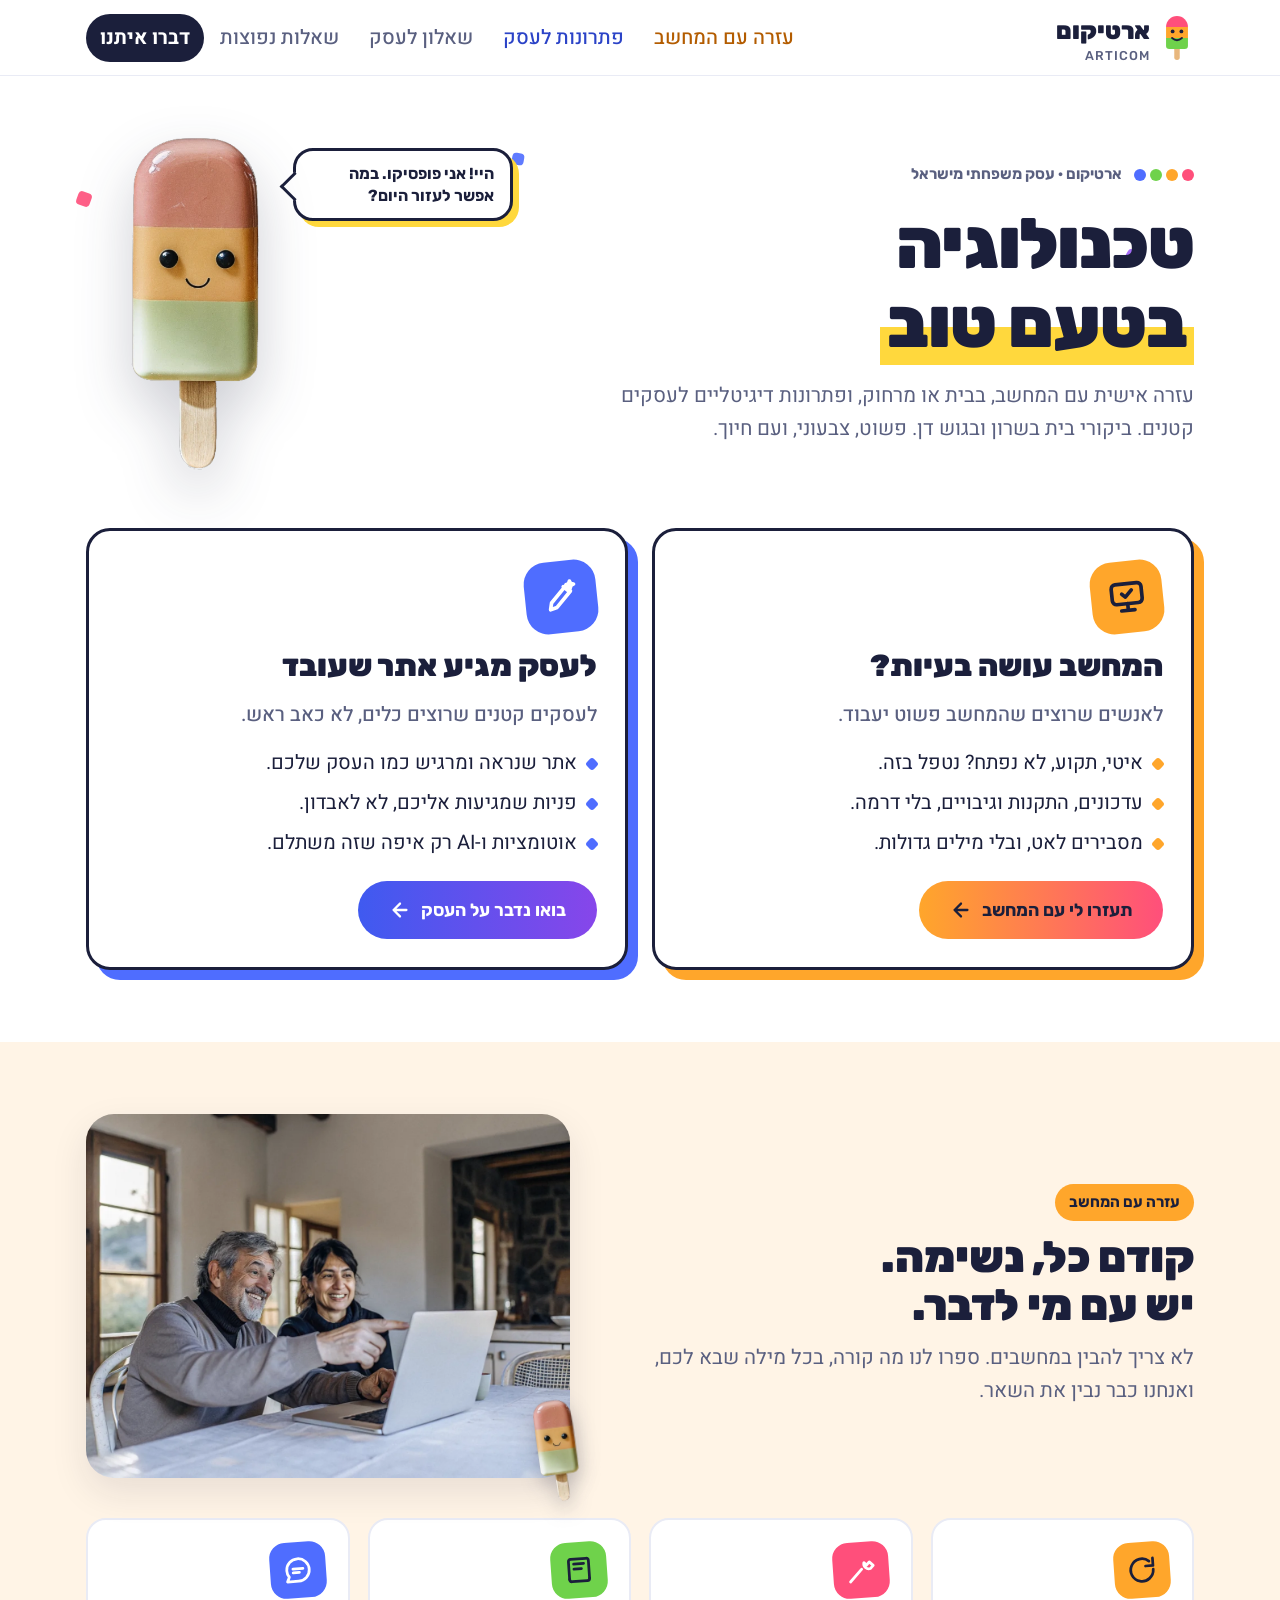
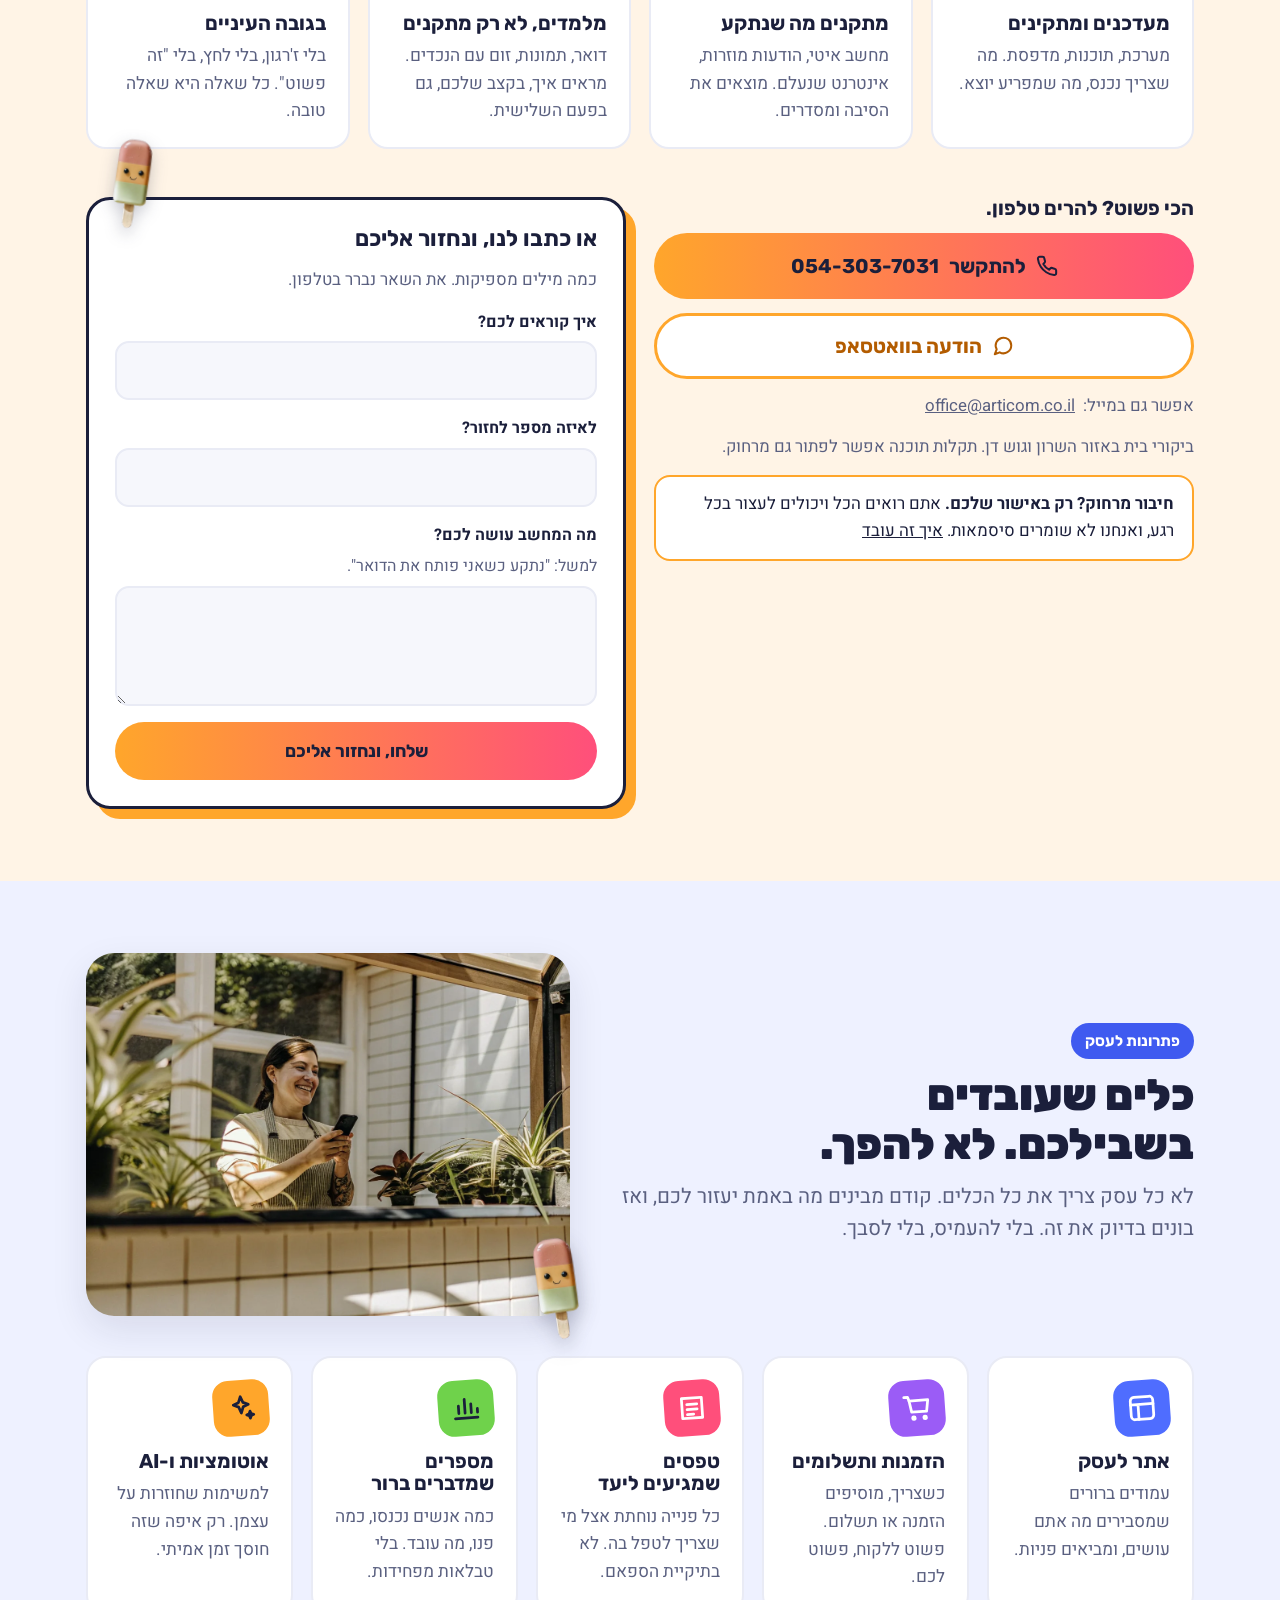
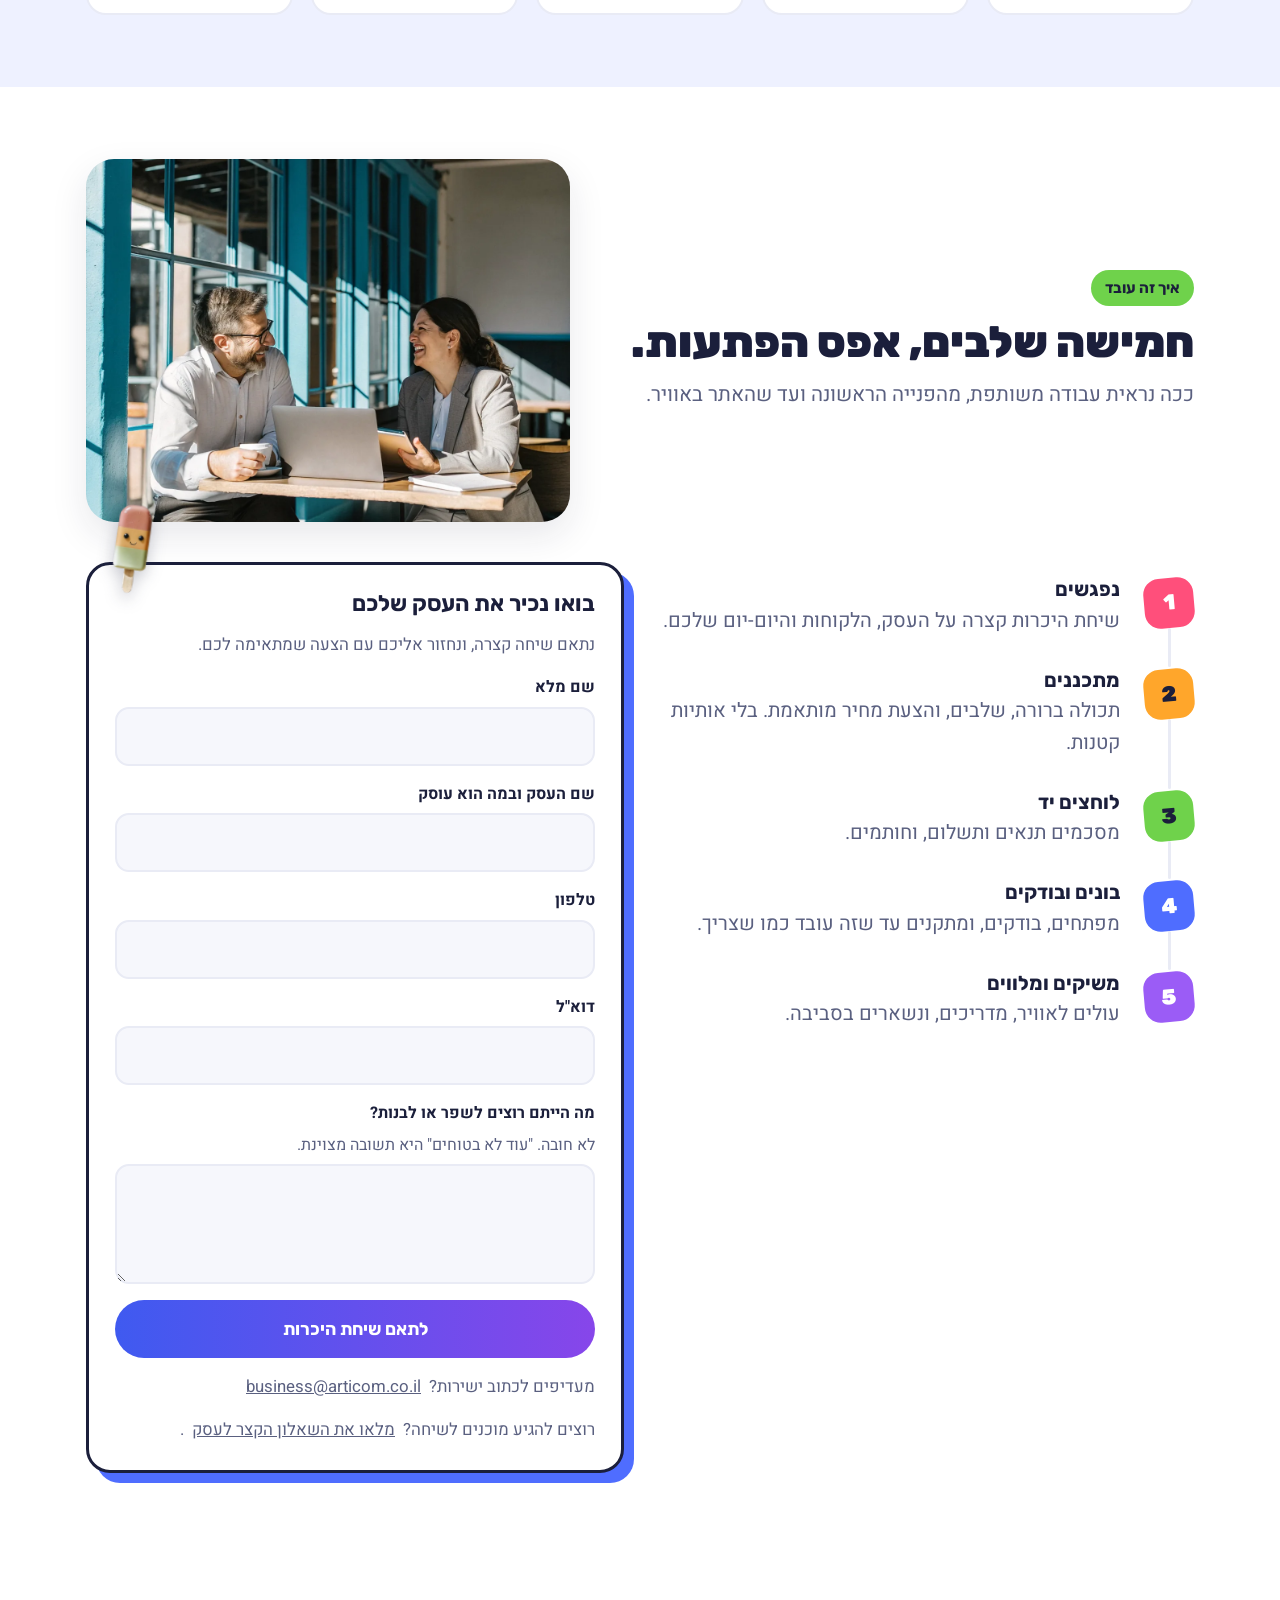
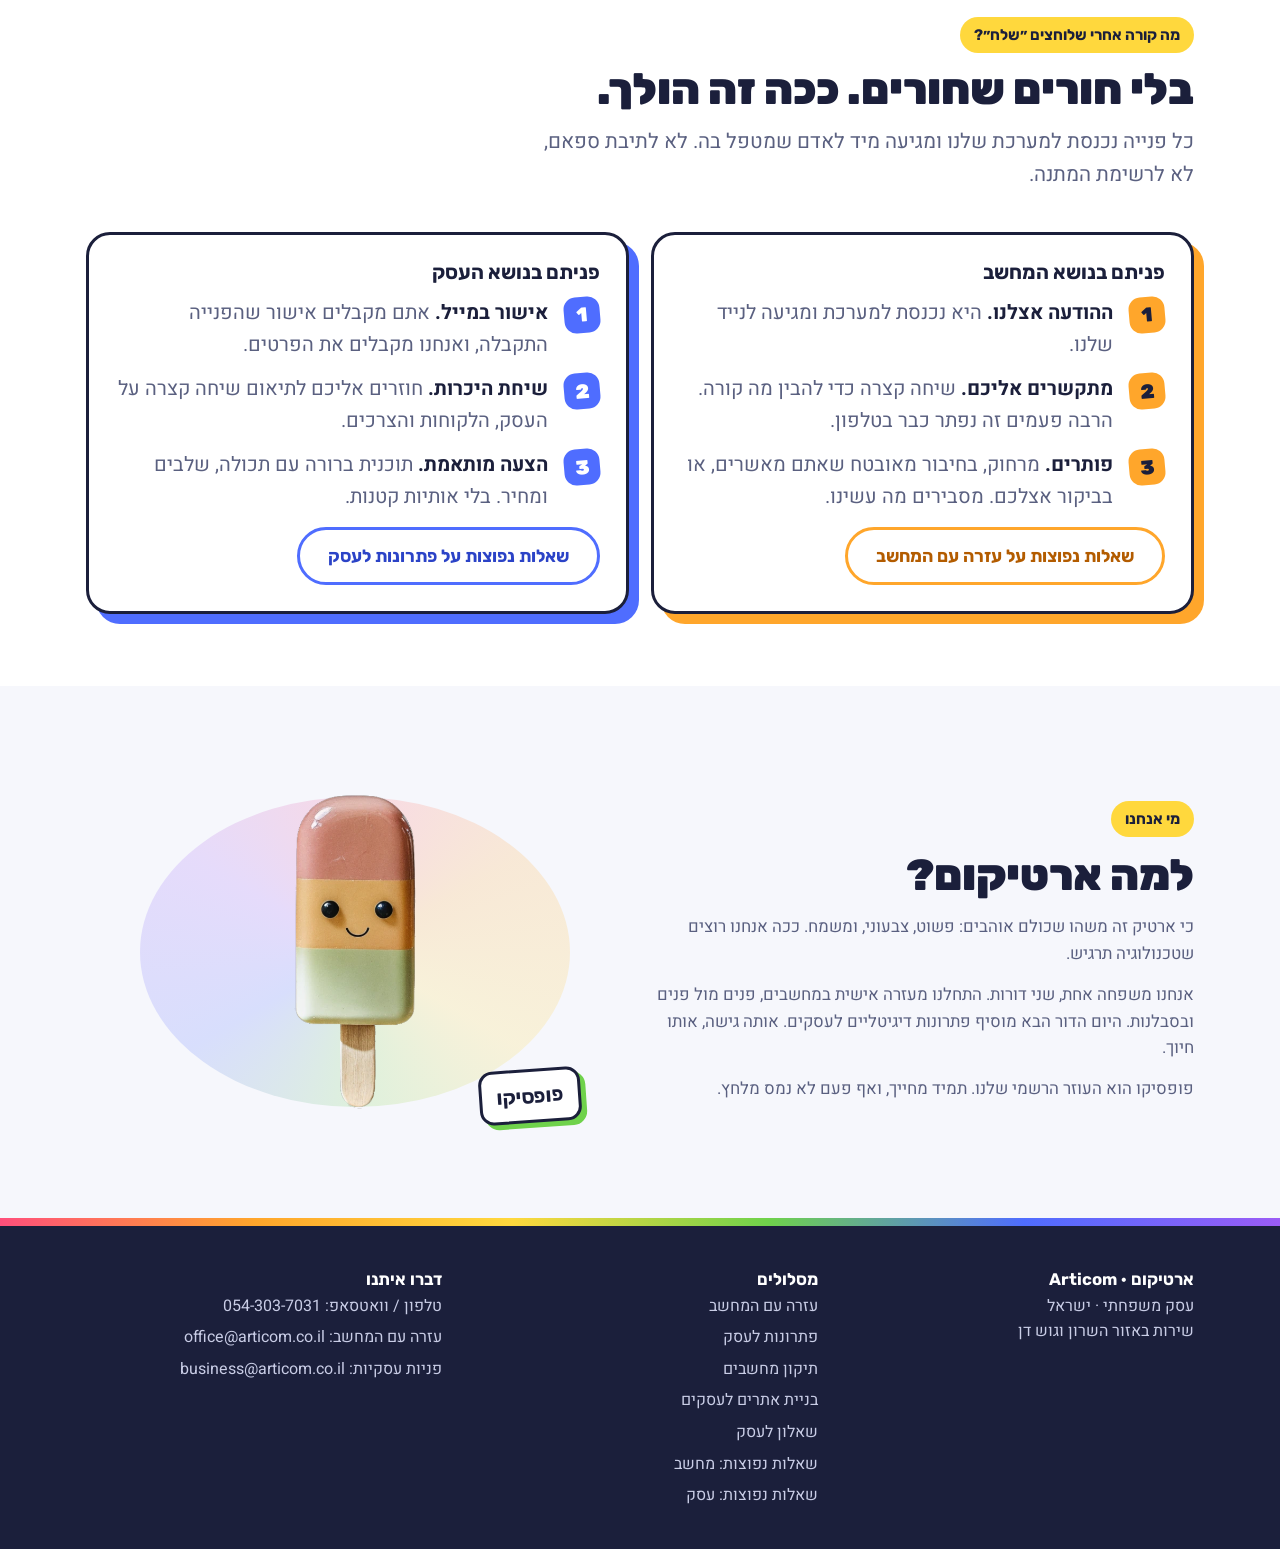
<file: index.html>
<!doctype html>
<html lang="he" dir="rtl">
<head>
<meta charset="utf-8">
<meta name="viewport" content="width=device-width, initial-scale=1, viewport-fit=cover">
<title>ארטיקום · עזרה עם המחשב בשרון ובגוש דן ופתרונות דיגיטליים לעסקים</title>
<meta name="claude:viewport-fit-sides" content="cover">
<meta name="description" content="עזרה אישית עם המחשב, בבית או מרחוק, ופתרונות דיגיטליים לעסקים קטנים. ביקורי בית באזור השרון וגוש דן. ארטיקום, עסק משפחתי מישראל.">
<link rel="canonical" href="https://articom.co.il/">
<meta name="theme-color" content="#FFFFFF">
<link rel="icon" href="img/favicon.svg" type="image/svg+xml">
<link rel="icon" href="img/favicon-96.png" type="image/png" sizes="96x96">
<link rel="apple-touch-icon" href="img/apple-touch-icon.png">
<meta property="og:type" content="website">
<meta property="og:locale" content="he_IL">
<meta property="og:site_name" content="ארטיקום">
<meta property="og:title" content="ארטיקום · עזרה עם המחשב בשרון ובגוש דן ופתרונות דיגיטליים לעסקים">
<meta property="og:description" content="עזרה אישית עם המחשב, בבית או מרחוק, ופתרונות דיגיטליים לעסקים קטנים. ביקורי בית באזור השרון וגוש דן. ארטיקום, עסק משפחתי מישראל.">
<meta property="og:url" content="https://articom.co.il/">
<meta property="og:image" content="https://articom.co.il/img/og.png">
<meta property="og:image:width" content="1200">
<meta property="og:image:height" content="630">
<meta property="og:image:alt" content="פופסיקו, הארטיק המחייך של ארטיקום: טכנולוגיה בטעם טוב">
<meta name="twitter:card" content="summary_large_image">
<link rel="preconnect" href="https://fonts.googleapis.com">
<link rel="preconnect" href="https://fonts.gstatic.com" crossorigin>
<link rel="stylesheet" href="https://fonts.googleapis.com/css2?family=Rubik:wght@500;700;900&family=Heebo:wght@400;500;700&display=swap">
<link rel="stylesheet" href="css/site.css">
<script type="application/ld+json">
{
 "@context": "https://schema.org",
 "@type": "LocalBusiness",
 "name": "ארטיקום",
 "alternateName": "Articom",
 "url": "https://articom.co.il/",
 "image": "https://articom.co.il/img/og.png",
 "slogan": "טכנולוגיה בטעם טוב",
 "description": "עזרה אישית עם המחשב, בבית או מרחוק, ופתרונות דיגיטליים לעסקים קטנים. ביקורי בית באזור השרון וגוש דן. ארטיקום, עסק משפחתי מישראל.",
 "telephone": "+972543037031",
 "email": "office@articom.co.il",
 "areaServed": [
  {
   "@type": "Place",
   "name": "השרון"
  },
  {
   "@type": "Place",
   "name": "גוש דן"
  }
 ]
}
</script>
</head>
<body class="has-bar" data-zone="help">

<!-- Popsico, the mascot. One symbol, reused at several sizes. -->
<svg width="0" height="0" style="position:absolute" aria-hidden="true">
  <defs>
    <linearGradient id="popGrad" x1="0" y1="0" x2="0" y2="1">
      <stop offset="0" stop-color="#FF4F7B"/><stop offset=".34" stop-color="#FF4F7B"/>
      <stop offset=".34" stop-color="#FFA62B"/><stop offset=".67" stop-color="#FFA62B"/>
      <stop offset=".67" stop-color="#6FD24B"/><stop offset="1" stop-color="#6FD24B"/>
    </linearGradient>
    <symbol id="logo-pop" viewBox="0 0 60 84">
      <rect x="25" y="58" width="10" height="24" rx="5" fill="#E8B77D"/>
      <path d="M10 22a20 20 0 0 1 40 0v34a6 6 0 0 1-6 6H16a6 6 0 0 1-6-6z" fill="url(#popGrad)"/>
      <circle cx="22" cy="30" r="3.5" fill="#1B1F3B"/><circle cx="38" cy="30" r="3.5" fill="#1B1F3B"/>
      <path d="M21 42q9 8 18 0" fill="none" stroke="#1B1F3B" stroke-width="3.5" stroke-linecap="round"/>
    </symbol>
  </defs>
</svg>


<header class="site">
  <div class="wrap">
    <a class="logo" href="#top" aria-label="ארטיקום, עמוד הבית"><svg aria-hidden="true"><use href="#logo-pop"/></svg><span>ארטיקום<small>ARTICOM</small></span></a>
    <button class="menu-btn" id="menuBtn" aria-expanded="false" aria-controls="mainNav">תפריט</button>
    <nav class="main" id="mainNav" aria-label="ניווט ראשי">
      <a class="help" href="index.html#help">עזרה עם המחשב</a>
      <a class="biz" href="index.html#business">פתרונות לעסק</a>
      <a href="questionnaire.html">שאלון לעסק</a>
      <a href="faq-help.html">שאלות נפוצות</a>
      <a class="cta" id="ctaLink" href="index.html#help-contact">דברו איתנו</a>
    </nav>
  </div>
</header>

<main id="top">
<section class="hero">
  <div class="confetti" aria-hidden="true">
    <i style="left:6%;top:12%;width:14px;height:14px;background:var(--straw);transform:rotate(20deg)"></i>
    <i style="left:14%;top:70%;width:10px;height:10px;background:var(--lime);transform:rotate(45deg)"></i>
    <i style="left:40%;top:8%;width:12px;height:12px;background:var(--berry);transform:rotate(10deg)"></i>
    <i style="left:62%;top:85%;width:16px;height:16px;background:var(--sun);border-radius:50%"></i>
    <i style="left:88%;top:18%;width:12px;height:12px;background:var(--grape);transform:rotate(30deg)"></i>
    <i style="left:93%;top:60%;width:10px;height:10px;background:var(--mango);border-radius:50%"></i>
    <i style="left:30%;top:92%;width:12px;height:12px;background:var(--straw);border-radius:50%"></i>
  </div>
  <div class="wrap">
    <div class="hero-top">
      <div class="hero-copy">
        <span class="eyebrow">ארטיקום · עסק משפחתי מישראל</span>
        <h1>טכנולוגיה <span class="hl">בטעם טוב</span></h1>
        <p class="lede">עזרה אישית עם המחשב, בבית או מרחוק, ופתרונות דיגיטליים לעסקים קטנים. ביקורי בית בשרון ובגוש דן. פשוט, צבעוני, ועם חיוך.</p>
      </div>
      <div class="mascot-stage">
        <div class="bubble">היי! אני פופסיקו. במה אפשר לעזור היום?</div>
        <img class="pop" src="img/popsico.png" width="277" height="640" alt="פופסיקו, הארטיק המחייך של ארטיקום" fetchpriority="high">
      </div>
    </div>
    <div class="paths">
      <article class="path help">
        <div class="icon" aria-hidden="true"><svg viewBox="0 0 24 24" fill="none" stroke="currentColor" stroke-width="2.2" stroke-linecap="round" stroke-linejoin="round"><rect x="3" y="4" width="18" height="12" rx="2.5"/><path d="M8 20h8M12 16v4"/><path d="M9 10l2 2 4-4"/></svg></div>
        <h2>המחשב עושה בעיות?</h2>
        <p class="who">לאנשים שרוצים שהמחשב פשוט יעבוד.</p>
        <ul>
          <li>איטי, תקוע, לא נפתח? נטפל בזה.</li>
          <li>עדכונים, התקנות וגיבויים, בלי דרמה.</li>
          <li>מסבירים לאט, ובלי מילים גדולות.</li>
        </ul>
        <a class="btn help" href="computer-repair.html">תעזרו לי עם המחשב <svg viewBox="0 0 24 24" fill="none" stroke="currentColor" stroke-width="2.5" stroke-linecap="round" stroke-linejoin="round" aria-hidden="true"><path d="M19 12H5M12 19l-7-7 7-7"/></svg></a>
      </article>
      <article class="path biz">
        <div class="icon" aria-hidden="true"><svg viewBox="0 0 24 24" fill="none" stroke="currentColor" stroke-width="2.2" stroke-linecap="round" stroke-linejoin="round"><path d="M5 19l4-1 9-9-3-3-9 9z"/><path d="M14 6l3 3"/><path d="M18 3l.7 1.6L20.3 5l-1.6.7L18 7.3l-.7-1.6L15.7 5l1.6-.4z"/></svg></div>
        <h2>לעסק מגיע אתר שעובד</h2>
        <p class="who">לעסקים קטנים שרוצים כלים, לא כאב ראש.</p>
        <ul>
          <li>אתר שנראה ומרגיש כמו העסק שלכם.</li>
          <li>פניות שמגיעות אליכם, לא לאבדון.</li>
          <li>אוטומציות ו-AI רק איפה שזה משתלם.</li>
        </ul>
        <a class="btn biz" href="business-website.html">בואו נדבר על העסק <svg viewBox="0 0 24 24" fill="none" stroke="currentColor" stroke-width="2.5" stroke-linecap="round" stroke-linejoin="round" aria-hidden="true"><path d="M19 12H5M12 19l-7-7 7-7"/></svg></a>
      </article>
    </div>
  </div>
</section>

<!-- ===== Computer help ===== -->
<section class="block tint-help" id="help">
  <div class="wrap">
    <div class="intro">
      <div class="sec-head">
        <span class="tag help">עזרה עם המחשב</span>
        <h2>קודם כל, נשימה. יש עם מי לדבר.</h2>
        <p class="lede">לא צריך להבין במחשבים. ספרו לנו מה קורה, בכל מילה שבא לכם, ואנחנו כבר נבין את השאר.</p>
      </div>
      <figure class="scene"><img src="img/photo-help.webp" width="1200" height="900" alt="צעירה מראה לאיש מבוגר משהו על מסך המחשב הנייד במטבח, שניהם מחייכים" loading="lazy"><img class="badge" src="img/popsico-sm.png" width="95" height="220" alt="" aria-hidden="true"></figure>
    </div>
    <div class="grid">
      <div class="card c-mango"><div class="ico"><svg viewBox="0 0 24 24" fill="none" stroke="currentColor" stroke-width="2.2" stroke-linecap="round" stroke-linejoin="round" aria-hidden="true"><path d="M21 12a9 9 0 1 1-3-6.7"/><path d="M21 3v6h-6"/></svg></div><h3>מעדכנים ומתקינים</h3><p>מערכת, תוכנות, מדפסת. מה שצריך נכנס, מה שמפריע יוצא.</p></div>
      <div class="card c-straw"><div class="ico"><svg viewBox="0 0 24 24" fill="none" stroke="currentColor" stroke-width="2.2" stroke-linecap="round" stroke-linejoin="round" aria-hidden="true"><path d="M14.7 6.3a4 4 0 0 0 5 5L22 9l-3-3-2.3 2.3z"/><path d="M3 21l9.6-9.6"/></svg></div><h3>מתקנים מה שנתקע</h3><p>מחשב איטי, הודעות מוזרות, אינטרנט שנעלם. מוצאים את הסיבה ומסדרים.</p></div>
      <div class="card c-lime"><div class="ico"><svg viewBox="0 0 24 24" fill="none" stroke="currentColor" stroke-width="2.2" stroke-linecap="round" stroke-linejoin="round" aria-hidden="true"><path d="M4 19V5a2 2 0 0 1 2-2h12a2 2 0 0 1 2 2v14"/><path d="M4 19a2 2 0 0 0 2 2h12a2 2 0 0 0 2-2"/><path d="M8 7h8M8 11h6"/></svg></div><h3>מלמדים, לא רק מתקנים</h3><p>דואר, תמונות, זום עם הנכדים. מראים איך, בקצב שלכם, גם בפעם השלישית.</p></div>
      <div class="card c-berry"><div class="ico"><svg viewBox="0 0 24 24" fill="none" stroke="currentColor" stroke-width="2.2" stroke-linecap="round" stroke-linejoin="round" aria-hidden="true"><path d="M12 21a9 9 0 1 0-9-9c0 2 .6 3.8 1.7 5.3L3 21z"/><path d="M8 11h8M8 14h5"/></svg></div><h3>בגובה העיניים</h3><p>בלי ז'רגון, בלי לחץ, בלי "זה פשוט". כל שאלה היא שאלה טובה.</p></div>
    </div>

    <div class="contact" id="help-contact">
      <div class="direct">
        <h3>הכי פשוט? להרים טלפון.</h3>
        <a class="btn help" href="tel:+972543037031" id="callBtn"><svg viewBox="0 0 24 24" fill="none" stroke="currentColor" stroke-width="2.2" stroke-linecap="round" stroke-linejoin="round" aria-hidden="true"><path d="M22 16.9v3a2 2 0 0 1-2.2 2 19.8 19.8 0 0 1-8.6-3.1 19.5 19.5 0 0 1-6-6A19.8 19.8 0 0 1 2.1 4.2 2 2 0 0 1 4.1 2h3a2 2 0 0 1 2 1.7c.1.9.4 1.8.7 2.6a2 2 0 0 1-.5 2.1L8 9.7a16 16 0 0 0 6.3 6.3l1.3-1.3a2 2 0 0 1 2.1-.5c.8.3 1.7.6 2.6.7a2 2 0 0 1 1.7 2z"/></svg>להתקשר <span dir="ltr">054-303-7031</span></a>
        <a class="btn ghost help" href="https://wa.me/972543037031?text=%D7%A9%D7%9C%D7%95%D7%9D%2C%20%D7%90%D7%A9%D7%9E%D7%97%20%D7%9C%D7%A2%D7%96%D7%A8%D7%94%20%D7%A2%D7%9D%20%D7%94%D7%9E%D7%97%D7%A9%D7%91" id="waBtn" target="_blank" rel="noopener"><svg viewBox="0 0 24 24" fill="none" stroke="currentColor" stroke-width="2.2" stroke-linecap="round" stroke-linejoin="round" aria-hidden="true"><path d="M21 11.5a8.5 8.5 0 0 1-12.6 7.4L3 21l2.1-5.4A8.5 8.5 0 1 1 21 11.5z"/></svg>הודעה בוואטסאפ</a>
        <p class="note">אפשר גם במייל: <a href="mailto:office@articom.co.il" dir="ltr">office@articom.co.il</a></p>
        <p class="note">ביקורי בית באזור השרון וגוש דן. תקלות תוכנה אפשר לפתור גם מרחוק.</p>
        <p class="safe"><b>חיבור מרחוק? רק באישור שלכם.</b> אתם רואים הכל ויכולים לעצור בכל רגע, ואנחנו לא שומרים סיסמאות. <a href="faq-help.html#remote">איך זה עובד</a></p>
      </div>
      <form class="f help" id="helpForm" data-journey="help" novalidate>
        <img class="peek" src="img/popsico-sm.png" width="95" height="220" alt="" aria-hidden="true">
        <h3>או כתבו לנו, ונחזור אליכם</h3>
        <p class="note">כמה מילים מספיקות. את השאר נברר בטלפון.</p>
        <div class="field"><label for="h-name">איך קוראים לכם?</label><input id="h-name" name="name" autocomplete="name" required><span class="err">כתבו שם, כדי שנדע למי לחזור.</span></div>
        <div class="field"><label for="h-phone">לאיזה מספר לחזור?</label><input id="h-phone" name="phone" type="tel" inputmode="tel" autocomplete="tel" required><span class="err">צריך מספר טלפון תקין, למשל 050-1234567.</span></div>
        <div class="field"><label for="h-msg">מה המחשב עושה לכם?</label><span class="hint">למשל: "נתקע כשאני פותח את הדואר".</span><textarea id="h-msg" name="message" required></textarea><span class="err">ספרו במילה או שתיים מה קורה.</span></div>
        <div class="hp" aria-hidden="true"><label for="h-web">אתר</label><input id="h-web" name="website" tabindex="-1" autocomplete="off"></div>
        <button class="btn help" type="submit">שלחו, ונחזור אליכם</button>
        <p class="sent">תודה! קיבלנו. נחזור אליכם בהקדם.</p>
        <p class="fail">לא הצלחנו לשלוח כרגע. נסו שוב בעוד רגע, או התקשרו: <a href="tel:+972543037031" dir="ltr">054-303-7031</a>.</p>
      </form>
    </div>
  </div>
</section>

<!-- ===== Business ===== -->
<section class="block tint-biz" id="business">
  <div class="wrap">
    <div class="intro">
      <div class="sec-head">
        <span class="tag biz">פתרונות לעסק</span>
        <h2>כלים שעובדים בשבילכם. לא להפך.</h2>
        <p class="lede">לא כל עסק צריך את כל הכלים. קודם מבינים מה באמת יעזור לכם, ואז בונים בדיוק את זה. בלי להעמיס, בלי לסבך.</p>
      </div>
      <figure class="scene"><img src="img/photo-biz.webp" width="1200" height="900" alt="בעלת בית קפה קטן מסתכלת בטלפון ומחייכת" loading="lazy"><img class="badge" src="img/popsico-sm.png" width="95" height="220" alt="" aria-hidden="true"></figure>
    </div>
    <div class="grid">
      <div class="card c-berry"><div class="ico"><svg viewBox="0 0 24 24" fill="none" stroke="currentColor" stroke-width="2.2" stroke-linecap="round" stroke-linejoin="round" aria-hidden="true"><rect x="3" y="3" width="18" height="18" rx="3"/><path d="M3 9h18M9 21V9"/></svg></div><h3>אתר לעסק</h3><p>עמודים ברורים שמסבירים מה אתם עושים, ומביאים פניות.</p></div>
      <div class="card c-grape"><div class="ico"><svg viewBox="0 0 24 24" fill="none" stroke="currentColor" stroke-width="2.2" stroke-linecap="round" stroke-linejoin="round" aria-hidden="true"><path d="M6 6h15l-1.5 9h-12z"/><circle cx="9" cy="20" r="1"/><circle cx="18" cy="20" r="1"/><path d="M6 6L5 3H2"/></svg></div><h3>הזמנות ותשלומים</h3><p>כשצריך, מוסיפים הזמנה או תשלום. פשוט ללקוח, פשוט לכם.</p></div>
      <div class="card c-straw"><div class="ico"><svg viewBox="0 0 24 24" fill="none" stroke="currentColor" stroke-width="2.2" stroke-linecap="round" stroke-linejoin="round" aria-hidden="true"><path d="M4 4h16v16H4z"/><path d="M8 9h8M8 13h8M8 17h5"/></svg></div><h3>טפסים שמגיעים ליעד</h3><p>כל פנייה נוחתת אצל מי שצריך לטפל בה. לא בתיקיית הספאם.</p></div>
      <div class="card c-lime"><div class="ico"><svg viewBox="0 0 24 24" fill="none" stroke="currentColor" stroke-width="2.2" stroke-linecap="round" stroke-linejoin="round" aria-hidden="true"><path d="M3 20h18"/><path d="M6 16V10M11 16V5M16 16v-7M21 16v-3"/></svg></div><h3>מספרים שמדברים ברור</h3><p>כמה אנשים נכנסו, כמה פנו, מה עובד. בלי טבלאות מפחידות.</p></div>
      <div class="card c-mango"><div class="ico"><svg viewBox="0 0 24 24" fill="none" stroke="currentColor" stroke-width="2.2" stroke-linecap="round" stroke-linejoin="round" aria-hidden="true"><path d="M12 3l1.8 4.6L18 9.4l-4.2 1.8L12 16l-1.8-4.8L6 9.4l4.2-1.8z"/><path d="M19 15l.8 2 2 .8-2 .8-.8 2-.8-2-2-.8 2-.8z"/></svg></div><h3>אוטומציות ו-AI</h3><p>למשימות שחוזרות על עצמן. רק איפה שזה חוסך זמן אמיתי.</p></div>
    </div>
  </div>
</section>

<section class="block" id="process">
  <div class="wrap">
    <div class="intro">
      <div class="sec-head">
        <span class="tag lime">איך זה עובד</span>
        <h2>חמישה שלבים, אפס הפתעות.</h2>
        <p class="lede">ככה נראית עבודה משותפת, מהפנייה הראשונה ועד שהאתר באוויר.</p>
      </div>
      <figure class="scene"><img src="img/photo-meet.webp" width="1200" height="900" alt="בעל עסק ויועצת צעירה בשיחה נעימה ליד שולחן בבית קפה, מחשב נייד ביניהם" loading="lazy"><img class="badge" src="img/popsico-sm.png" width="95" height="220" alt="" aria-hidden="true"></figure>
    </div>
    <div class="two">
      <ol class="steps">
        <li class="step"><div><h3>נפגשים</h3><p>שיחת היכרות קצרה על העסק, הלקוחות והיום-יום שלכם.</p></div></li>
        <li class="step"><div><h3>מתכננים</h3><p>תכולה ברורה, שלבים, והצעת מחיר מותאמת. בלי אותיות קטנות.</p></div></li>
        <li class="step"><div><h3>לוחצים יד</h3><p>מסכמים תנאים ותשלום, וחותמים.</p></div></li>
        <li class="step"><div><h3>בונים ובודקים</h3><p>מפתחים, בודקים, ומתקנים עד שזה עובד כמו שצריך.</p></div></li>
        <li class="step"><div><h3>משיקים ומלווים</h3><p>עולים לאוויר, מדריכים, ונשארים בסביבה.</p></div></li>
      </ol>
      <form class="f biz" id="bizForm" data-journey="biz" novalidate>
        <span class="anchor" id="biz-contact"></span>
        <img class="peek" src="img/popsico-sm.png" width="95" height="220" alt="" aria-hidden="true">
        <h3>בואו נכיר את העסק שלכם</h3>
        <p class="note">נתאם שיחה קצרה, ונחזור אליכם עם הצעה שמתאימה לכם.</p>
        <div class="field"><label for="b-name">שם מלא</label><input id="b-name" name="name" autocomplete="name" required><span class="err">כתבו את השם שלכם.</span></div>
        <div class="field"><label for="b-biz">שם העסק ובמה הוא עוסק</label><input id="b-biz" name="business" autocomplete="organization" required><span class="err">ספרו לנו מה שם העסק ובמה הוא עוסק.</span></div>
        <div class="field"><label for="b-phone">טלפון</label><input id="b-phone" name="phone" type="tel" inputmode="tel" autocomplete="tel" required><span class="err">צריך מספר טלפון תקין, למשל 050-1234567.</span></div>
        <div class="field"><label for="b-email">דוא"ל</label><input id="b-email" name="email" type="email" inputmode="email" autocomplete="email" required><span class="err">כתובת הדוא"ל לא נראית תקינה.</span></div>
        <div class="field"><label for="b-msg">מה הייתם רוצים לשפר או לבנות?</label><span class="hint">לא חובה. "עוד לא בטוחים" היא תשובה מצוינת.</span><textarea id="b-msg" name="message"></textarea></div>
        <div class="hp" aria-hidden="true"><label for="b-web">אתר</label><input id="b-web" name="website" tabindex="-1" autocomplete="off"></div>
        <button class="btn biz" type="submit">לתאם שיחת היכרות</button>
        <p class="sent">תודה! קיבלנו. נחזור אליכם לתיאום שיחה.</p>
        <p class="fail">לא הצלחנו לשלוח כרגע. נסו שוב בעוד רגע, או כתבו ל-<a href="mailto:business@articom.co.il" dir="ltr">business@articom.co.il</a>.</p>
        <p class="note">מעדיפים לכתוב ישירות? <a href="mailto:business@articom.co.il" dir="ltr">business@articom.co.il</a></p>
        <p class="note">רוצים להגיע מוכנים לשיחה? <a href="questionnaire.html">מלאו את השאלון הקצר לעסק</a>.</p>
      </form>
    </div>
  </div>
</section>

<section class="block" id="after">
  <div class="wrap">
    <div class="sec-head">
      <span class="tag sun">מה קורה אחרי שלוחצים ״שלח״?</span>
      <h2>בלי חורים שחורים. ככה זה הולך.</h2>
      <p class="lede">כל פנייה נכנסת למערכת שלנו ומגיעה מיד לאדם שמטפל בה. לא לתיבת ספאם, לא לרשימת המתנה.</p>
    </div>
    <div class="flows">
      <article class="flow help">
        <h3>פניתם בנושא המחשב</h3>
        <ol>
          <li><div><b>ההודעה אצלנו.</b> היא נכנסת למערכת ומגיעה לנייד שלנו.</div></li>
          <li><div><b>מתקשרים אליכם.</b> שיחה קצרה כדי להבין מה קורה. הרבה פעמים זה נפתר כבר בטלפון.</div></li>
          <li><div><b>פותרים.</b> מרחוק, בחיבור מאובטח שאתם מאשרים, או בביקור אצלכם. מסבירים מה עשינו.</div></li>
        </ol>
        <a class="btn ghost help" href="faq-help.html">שאלות נפוצות על עזרה עם המחשב</a>
      </article>
      <article class="flow biz">
        <h3>פניתם בנושא העסק</h3>
        <ol>
          <li><div><b>אישור במייל.</b> אתם מקבלים אישור שהפנייה התקבלה, ואנחנו מקבלים את הפרטים.</div></li>
          <li><div><b>שיחת היכרות.</b> חוזרים אליכם לתיאום שיחה קצרה על העסק, הלקוחות והצרכים.</div></li>
          <li><div><b>הצעה מותאמת.</b> תוכנית ברורה עם תכולה, שלבים ומחיר. בלי אותיות קטנות.</div></li>
        </ol>
        <a class="btn ghost biz" href="faq-business.html">שאלות נפוצות על פתרונות לעסק</a>
      </article>
    </div>
  </div>
</section>

<section class="block" id="about" style="background:var(--soft)">
  <div class="wrap">
    <div class="about">
      <div class="about-text">
        <span class="tag sun">מי אנחנו</span>
        <h2>למה ארטיקום?</h2>
        <p>כי ארטיק זה משהו שכולם אוהבים: פשוט, צבעוני, ומשמח. ככה אנחנו רוצים שטכנולוגיה תרגיש.</p>
        <p>אנחנו משפחה אחת, שני דורות. התחלנו מעזרה אישית במחשבים, פנים מול פנים ובסבלנות. היום הדור הבא מוסיף פתרונות דיגיטליים לעסקים. אותה גישה, אותו חיוך.</p>
        <p>פופסיקו הוא העוזר הרשמי שלנו. תמיד מחייך, ואף פעם לא נמס מלחץ.</p>
      </div>
      <div class="about-art" aria-hidden="true">
        <div class="ring"></div>
        <img class="pop" src="img/popsico.png" width="277" height="640" alt="" loading="lazy">
        <div class="nametag">פופסיקו</div>
      </div>
    </div>
  </div>
</section>
</main>

<div class="stripe" aria-hidden="true"></div>
<footer>
  <div class="wrap">
    <div><strong>ארטיקום · Articom</strong><p>עסק משפחתי · ישראל</p><p>שירות באזור השרון וגוש דן</p></div>
    <div><strong>מסלולים</strong><ul><li><a href="#help">עזרה עם המחשב</a></li><li><a href="#business">פתרונות לעסק</a></li><li><a href="computer-repair.html">תיקון מחשבים</a></li><li><a href="business-website.html">בניית אתרים לעסקים</a></li><li><a href="questionnaire.html">שאלון לעסק</a></li><li><a href="faq-help.html">שאלות נפוצות: מחשב</a></li><li><a href="faq-business.html">שאלות נפוצות: עסק</a></li></ul></div>
    <div><strong>דברו איתנו</strong><ul><li>טלפון / וואטסאפ: <a href="tel:+972543037031" dir="ltr">054-303-7031</a></li><li>עזרה עם המחשב: <a href="mailto:office@articom.co.il" dir="ltr">office@articom.co.il</a></li><li>פניות עסקיות: <a href="mailto:business@articom.co.il" dir="ltr">business@articom.co.il</a></li></ul></div>
  </div>
</footer>

<div class="callbar" role="region" aria-label="יצירת קשר מהירה"><div class="cb-help"><a class="btn help" href="tel:+972543037031"><svg viewBox="0 0 24 24" fill="none" stroke="currentColor" stroke-width="2.2" stroke-linecap="round" stroke-linejoin="round" aria-hidden="true"><path d="M22 16.9v3a2 2 0 0 1-2.2 2 19.8 19.8 0 0 1-8.6-3.1 19.5 19.5 0 0 1-6-6A19.8 19.8 0 0 1 2.1 4.2 2 2 0 0 1 4.1 2h3a2 2 0 0 1 2 1.7c.1.9.4 1.8.7 2.6a2 2 0 0 1-.5 2.1L8 9.7a16 16 0 0 0 6.3 6.3l1.3-1.3a2 2 0 0 1 2.1-.5c.8.3 1.7.6 2.6.7a2 2 0 0 1 1.7 2z"/></svg>להתקשר</a><a class="btn ghost help" href="https://wa.me/972543037031?text=%D7%A9%D7%9C%D7%95%D7%9D%2C%20%D7%90%D7%A9%D7%9E%D7%97%20%D7%9C%D7%A2%D7%96%D7%A8%D7%94%20%D7%A2%D7%9D%20%D7%94%D7%9E%D7%97%D7%A9%D7%91" target="_blank" rel="noopener"><svg viewBox="0 0 24 24" fill="none" stroke="currentColor" stroke-width="2.2" stroke-linecap="round" stroke-linejoin="round" aria-hidden="true"><path d="M21 11.5a8.5 8.5 0 0 1-12.6 7.4L3 21l2.1-5.4A8.5 8.5 0 1 1 21 11.5z"/></svg>וואטסאפ</a></div><div class="cb-biz"><a class="btn biz" href="#biz-contact">לתאם שיחת היכרות</a></div></div>

<script src="js/submit.js"></script>
<script>
(function(){
  var btn=document.getElementById('menuBtn'),nav=document.getElementById('mainNav');
  if(btn){btn.addEventListener('click',function(){var o=nav.classList.toggle('open');btn.setAttribute('aria-expanded',o?'true':'false')});
    nav.addEventListener('click',function(e){if(e.target.tagName==='A'){nav.classList.remove('open');btn.setAttribute('aria-expanded','false')}})}
  function wire(id){
    var f=document.getElementById(id); if(!f) return;
    f.addEventListener('submit',function(e){
      e.preventDefault(); var ok=true;
      f.querySelectorAll('.field').forEach(function(fd){
        var c=fd.querySelector('input,textarea'); if(!c) return;
        var bad=(c.required&&!c.value.trim())||(c.type==='email'&&c.value&&!/^[^\s@]+@[^\s@]+\.[^\s@]+$/.test(c.value))||(c.type==='tel'&&!window.ArticomPhoneOk(c.value));
        fd.classList.toggle('invalid',bad); c.setAttribute('aria-invalid',bad?'true':'false'); if(bad&&ok){ok=false;c.focus()}
      });
      if(!ok) return;
      var data={journey:f.getAttribute('data-journey')};
      new FormData(f).forEach(function(v,k){data[k]=v});
      f.classList.remove('failed'); f.classList.add('busy');
      window.ArticomSubmit(data)
        .then(function(j){ if(!j||!j.ok) throw new Error('rejected'); f.classList.add('done'); f.querySelector('.sent').scrollIntoView({block:'nearest'}); })
        .catch(function(){ f.classList.add('failed'); f.querySelector('.fail').scrollIntoView({block:'nearest'}); })
        .then(function(){ f.classList.remove('busy'); });
    });
    f.addEventListener('input',function(e){var fd=e.target.closest('.field');if(fd){fd.classList.remove('invalid');e.target.removeAttribute('aria-invalid')}});
  }
  wire('helpForm'); wire('bizForm');
  // The header button and the mobile bar follow the journey being read.
  var cta=document.getElementById('ctaLink'),biz=document.getElementById('business'),after=document.getElementById('after'),bizForm=document.getElementById('bizForm'),queued=false;
  function zone(){
    queued=false;
    var mid=window.innerHeight/2,inBiz=biz.getBoundingClientRect().top<mid&&after.getBoundingClientRect().top>mid;
    var r=bizForm.getBoundingClientRect(),onForm=r.top<window.innerHeight*.7&&r.bottom>0; // no second button over the form itself
    document.body.setAttribute('data-zone',onForm?'form':inBiz?'biz':'help');
    cta.setAttribute('href',inBiz?'#biz-contact':'#help-contact');
  }
  function queue(){if(!queued){queued=true;requestAnimationFrame(zone)}}
  addEventListener('scroll',queue,{passive:true}); addEventListener('resize',queue); zone();
})();
</script>
</body>
</html>
</file>
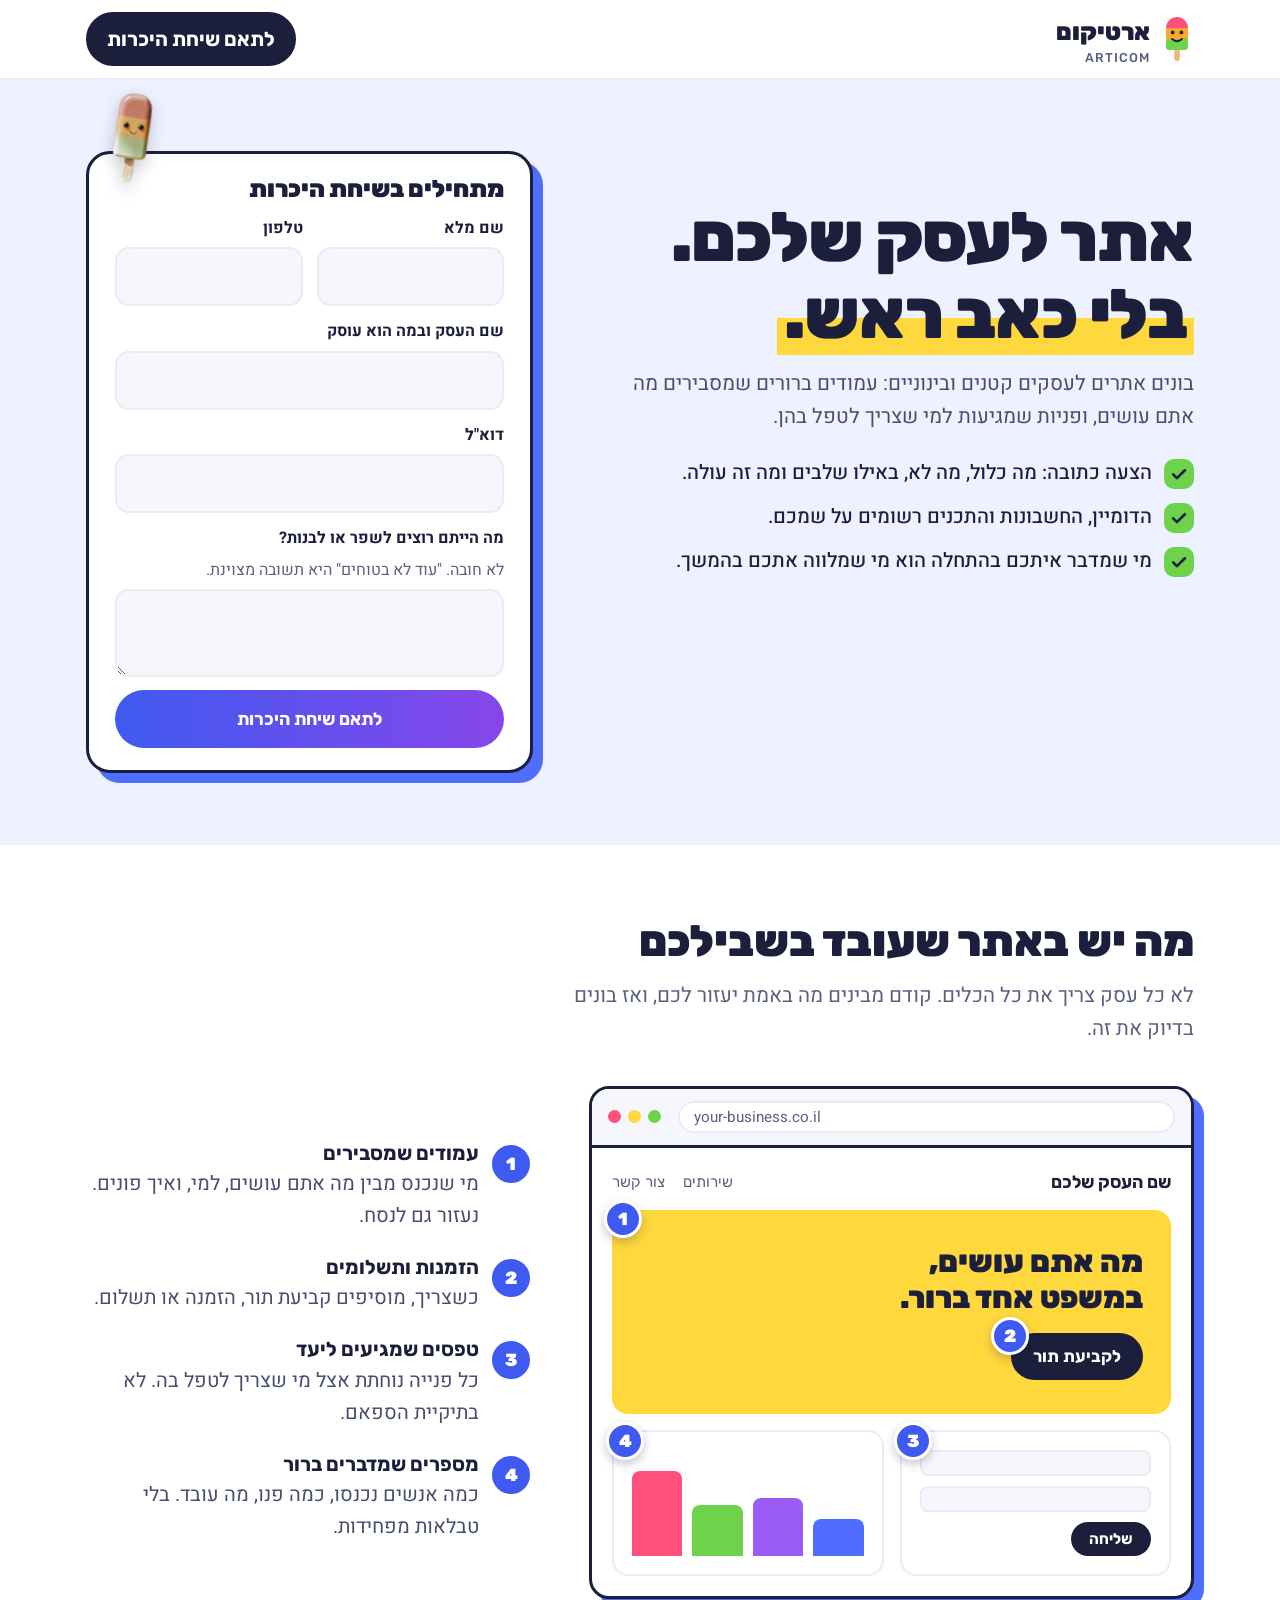
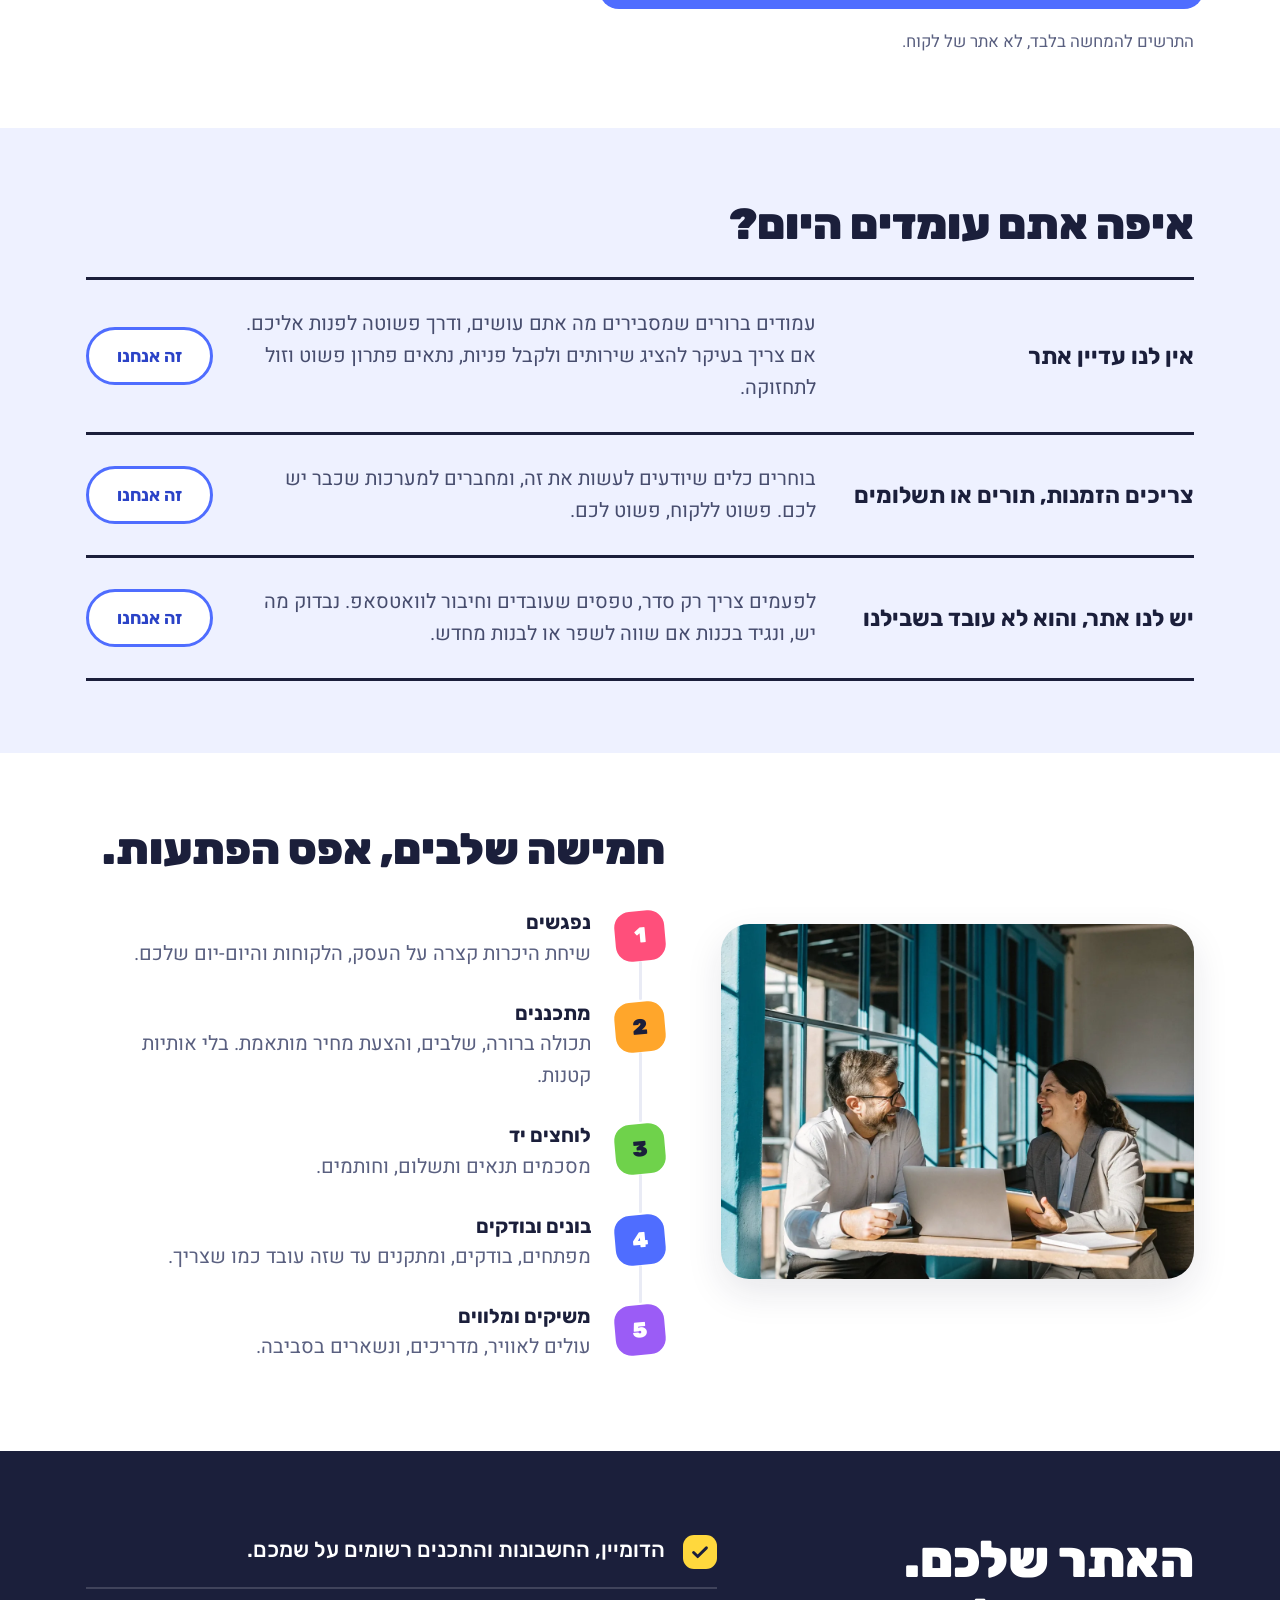
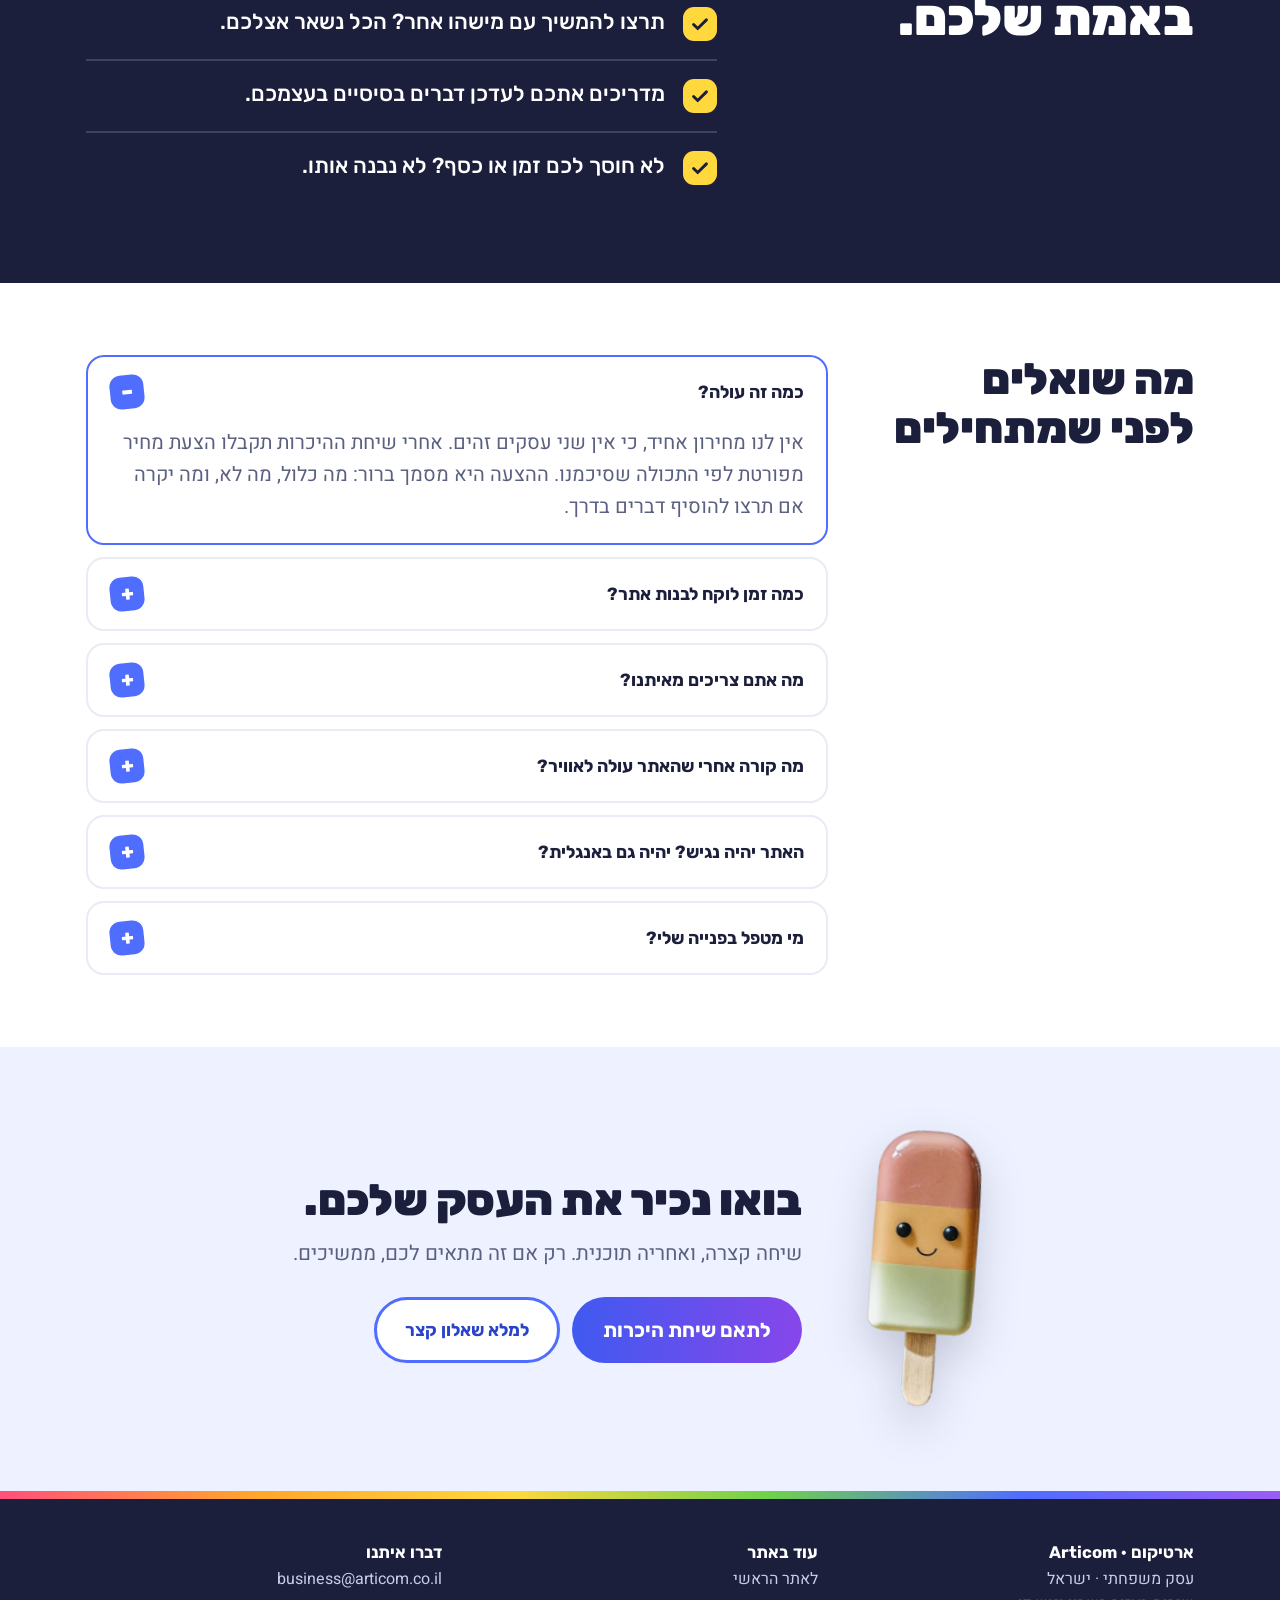
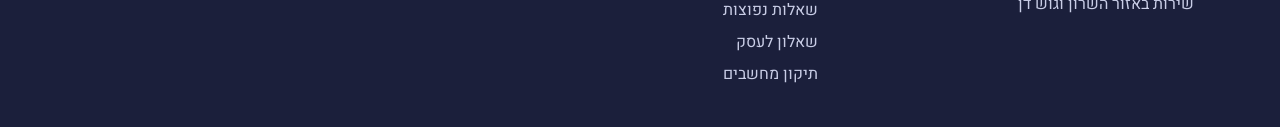
<file: business-website.html>
<!doctype html>
<html lang="he" dir="rtl">
<head>
<meta charset="utf-8">
<meta name="viewport" content="width=device-width, initial-scale=1, viewport-fit=cover">
<title>בניית אתרים לעסקים קטנים · ארטיקום</title>
<meta name="description" content="בניית אתר לעסק קטן או בינוני: עמודים ברורים, פניות שמגיעות למי שצריך, והכל רשום על שמכם. מתחילים בשיחת היכרות קצרה, ואז הצעה ברורה.">
<link rel="canonical" href="https://articom.co.il/business-website.html">
<meta name="theme-color" content="#FFFFFF">
<link rel="icon" href="img/favicon.svg" type="image/svg+xml">
<link rel="icon" href="img/favicon-96.png" type="image/png" sizes="96x96">
<link rel="apple-touch-icon" href="img/apple-touch-icon.png">
<meta property="og:type" content="website">
<meta property="og:locale" content="he_IL">
<meta property="og:site_name" content="ארטיקום">
<meta property="og:title" content="בניית אתרים לעסקים קטנים · ארטיקום">
<meta property="og:description" content="בניית אתר לעסק קטן או בינוני: עמודים ברורים, פניות שמגיעות למי שצריך, והכל רשום על שמכם. מתחילים בשיחת היכרות קצרה, ואז הצעה ברורה.">
<meta property="og:url" content="https://articom.co.il/business-website.html">
<meta property="og:image" content="https://articom.co.il/img/og-business.png">
<meta property="og:image:width" content="1200">
<meta property="og:image:height" content="630">
<meta property="og:image:alt" content="בניית אתרים לעסקים קטנים ובינוניים, ארטיקום">
<meta name="twitter:card" content="summary_large_image">
<link rel="preconnect" href="https://fonts.googleapis.com">
<link rel="preconnect" href="https://fonts.gstatic.com" crossorigin>
<link rel="stylesheet" href="https://fonts.googleapis.com/css2?family=Rubik:wght@500;700;900&family=Heebo:wght@400;500;700&display=swap">
<link rel="stylesheet" href="css/site.css">
<link rel="stylesheet" href="css/landing.css">
<script type="application/ld+json">
{
 "@context": "https://schema.org",
 "@type": "Service",
 "name": "בניית אתרים לעסקים קטנים ובינוניים",
 "serviceType": "בניית אתרים",
 "url": "https://articom.co.il/business-website.html",
 "provider": {
  "@type": "LocalBusiness",
  "name": "ארטיקום",
  "url": "https://articom.co.il/",
  "telephone": "+972543037031",
  "email": "business@articom.co.il",
  "image": "https://articom.co.il/img/og.png"
 }
}
</script>
</head>
<body class="lp lp-biz has-bar" data-zone="biz">
<svg width="0" height="0" style="position:absolute" aria-hidden="true"><defs>
<linearGradient id="popGrad" x1="0" y1="0" x2="0" y2="1"><stop offset="0" stop-color="#FF4F7B"/><stop offset=".34" stop-color="#FF4F7B"/><stop offset=".34" stop-color="#FFA62B"/><stop offset=".67" stop-color="#FFA62B"/><stop offset=".67" stop-color="#6FD24B"/><stop offset="1" stop-color="#6FD24B"/></linearGradient>
<symbol id="logo-pop" viewBox="0 0 60 84"><rect x="25" y="58" width="10" height="24" rx="5" fill="#E8B77D"/><path d="M10 22a20 20 0 0 1 40 0v34a6 6 0 0 1-6 6H16a6 6 0 0 1-6-6z" fill="url(#popGrad)"/><circle cx="22" cy="30" r="3.5" fill="#1B1F3B"/><circle cx="38" cy="30" r="3.5" fill="#1B1F3B"/><path d="M21 42q9 8 18 0" fill="none" stroke="#1B1F3B" stroke-width="3.5" stroke-linecap="round"/></symbol>
</defs></svg>
<header class="site"><div class="wrap">
  <a class="logo" href="index.html" aria-label="ארטיקום, לאתר הראשי"><svg aria-hidden="true"><use href="#logo-pop"/></svg><span>ארטיקום<small>ARTICOM</small></span></a>
  <a class="head-call biz" href="#leadForm">לתאם שיחת היכרות</a>
</div></header>
<main id="top">
<section class="lp-hero">
  <div class="wrap">
    <div class="lp-copy">
      <h1>אתר לעסק שלכם. <span class="hl">בלי כאב ראש.</span></h1>
      <p class="lede">בונים אתרים לעסקים קטנים ובינוניים: עמודים ברורים שמסבירים מה אתם עושים, ופניות שמגיעות למי שצריך לטפל בהן.</p>
      <ul class="ticks">
        <li><svg viewBox="0 0 24 24" fill="none" stroke="currentColor" stroke-width="2.2" stroke-linecap="round" stroke-linejoin="round" aria-hidden="true"><path d="M5 12.5l4.5 4.5L19 7.5"/></svg><span>הצעה כתובה: מה כלול, מה לא, באילו שלבים ומה זה עולה.</span></li>
        <li><svg viewBox="0 0 24 24" fill="none" stroke="currentColor" stroke-width="2.2" stroke-linecap="round" stroke-linejoin="round" aria-hidden="true"><path d="M5 12.5l4.5 4.5L19 7.5"/></svg><span>הדומיין, החשבונות והתכנים רשומים על שמכם.</span></li>
        <li><svg viewBox="0 0 24 24" fill="none" stroke="currentColor" stroke-width="2.2" stroke-linecap="round" stroke-linejoin="round" aria-hidden="true"><path d="M5 12.5l4.5 4.5L19 7.5"/></svg><span>מי שמדבר איתכם בהתחלה הוא מי שמלווה אתכם בהמשך.</span></li>
      </ul>
    </div>
    <form class="f biz" id="leadForm" data-journey="biz" data-source="דף נחיתה: בניית אתרים" novalidate>
      <img class="peek" src="img/popsico-sm.png" width="95" height="220" alt="">
      <h2>מתחילים בשיחת היכרות</h2>
      <div class="pair"><div class="field"><label for="l-name">שם מלא</label><input id="l-name" name="name" autocomplete="name" required><span class="err" id="e-name">כתבו את השם שלכם.</span></div><div class="field"><label for="l-phone">טלפון</label><input id="l-phone" name="phone" type="tel" inputmode="tel" autocomplete="tel" required><span class="err">צריך מספר טלפון תקין, למשל 050-1234567.</span></div></div>
      <div class="field"><label for="l-biz">שם העסק ובמה הוא עוסק</label><input id="l-biz" name="business" autocomplete="organization" required><span class="err">ספרו לנו מה שם העסק ובמה הוא עוסק.</span></div>
      <div class="field"><label for="l-email">דוא"ל</label><input id="l-email" name="email" type="email" inputmode="email" autocomplete="email" required><span class="err">כתובת הדוא"ל לא נראית תקינה.</span></div>
      <div class="field" id="msgField"><label for="l-msg">מה הייתם רוצים לשפר או לבנות?</label><span class="hint">לא חובה. "עוד לא בטוחים" היא תשובה מצוינת.</span><textarea id="l-msg" name="message"></textarea></div>
      <div class="hp" aria-hidden="true"><label for="l-web">אתר</label><input id="l-web" name="website" tabindex="-1" autocomplete="off"></div>
      <button class="btn biz" type="submit">לתאם שיחת היכרות</button>
      <p class="sent" role="status">תודה! קיבלנו. נחזור אליכם לתיאום שיחה.</p>
      <p class="fail" role="alert">לא הצלחנו לשלוח כרגע. נסו שוב בעוד רגע, או כתבו ל-<a href="mailto:business@articom.co.il" dir="ltr">business@articom.co.il</a>.</p>
    </form>
  </div>
</section>

<section class="block">
  <div class="wrap">
    <h2>מה יש באתר שעובד בשבילכם</h2>
    <p class="lede">לא כל עסק צריך את כל הכלים. קודם מבינים מה באמת יעזור לכם, ואז בונים בדיוק את זה.</p>
    <div class="anatomy">
      <div class="browser" aria-hidden="true">
        <div class="chrome"><i></i><i></i><i></i><span dir="ltr">your-business.co.il</span></div>
        <div class="screen">
          <div class="m-top"><b>שם העסק שלכם</b><span>שירותים</span><span>צור קשר</span></div>
          <div class="m-hero"><em>1</em><strong>מה אתם עושים,<br>במשפט אחד ברור.</strong><span class="m-btn">לקביעת תור<em>2</em></span></div>
          <div class="m-row"><div class="m-form"><em>3</em><i></i><i></i><span class="m-btn s">שליחה</span></div><div class="m-chart"><em>4</em><u style="height:35%"></u><u style="height:55%"></u><u style="height:48%"></u><u style="height:80%"></u></div></div>
        </div>
      </div>
      <ol class="notes">
        <li><h3>עמודים שמסבירים</h3><p>מי שנכנס מבין מה אתם עושים, למי, ואיך פונים. נעזור גם לנסח.</p></li>
        <li><h3>הזמנות ותשלומים</h3><p>כשצריך, מוסיפים קביעת תור, הזמנה או תשלום.</p></li>
        <li><h3>טפסים שמגיעים ליעד</h3><p>כל פנייה נוחתת אצל מי שצריך לטפל בה. לא בתיקיית הספאם.</p></li>
        <li><h3>מספרים שמדברים ברור</h3><p>כמה אנשים נכנסו, כמה פנו, מה עובד. בלי טבלאות מפחידות.</p></li>
      </ol>
    </div>
    <p class="also">התרשים להמחשה בלבד, לא אתר של לקוח.</p>
  </div>
</section>

<section class="block tint-biz">
  <div class="wrap">
    <h2>איפה אתם עומדים היום?</h2>
    <div class="stand">
      <div class="stand-row"><h3>אין לנו עדיין אתר</h3><p>עמודים ברורים שמסבירים מה אתם עושים, ודרך פשוטה לפנות אליכם. אם צריך בעיקר להציג שירותים ולקבל פניות, נתאים פתרון פשוט וזול לתחזוקה.</p><a class="btn ghost biz" href="#leadForm" data-msg='אין לנו עדיין אתר, ורוצים לבנות אחד.'>זה אנחנו</a></div>
      <div class="stand-row"><h3>צריכים הזמנות, תורים או תשלומים</h3><p>בוחרים כלים שיודעים לעשות את זה, ומחברים למערכות שכבר יש לכם. פשוט ללקוח, פשוט לכם.</p><a class="btn ghost biz" href="#leadForm" data-msg='צריכים אתר עם הזמנות, תורים או תשלומים.'>זה אנחנו</a></div>
      <div class="stand-row"><h3>יש לנו אתר, והוא לא עובד בשבילנו</h3><p>לפעמים צריך רק סדר, טפסים שעובדים וחיבור לוואטסאפ. נבדוק מה יש, ונגיד בכנות אם שווה לשפר או לבנות מחדש.</p><a class="btn ghost biz" href="#leadForm" data-msg='יש לנו אתר קיים, ורוצים לבדוק אם לשפר אותו או לבנות מחדש.'>זה אנחנו</a></div>
    </div>
  </div>
</section>

<section class="block">
  <div class="wrap lp-split">
    <figure class="scene"><img src="img/photo-meet.webp" width="1200" height="900" alt="בעל עסק ויועצת צעירה בשיחה נעימה ליד שולחן בבית קפה, מחשב נייד ביניהם" loading="lazy"></figure>
    <div>
      <h2>חמישה שלבים, אפס הפתעות.</h2>
      <ol class="steps">
        <li class="step"><div><h3>נפגשים</h3><p>שיחת היכרות קצרה על העסק, הלקוחות והיום-יום שלכם.</p></div></li>
        <li class="step"><div><h3>מתכננים</h3><p>תכולה ברורה, שלבים, והצעת מחיר מותאמת. בלי אותיות קטנות.</p></div></li>
        <li class="step"><div><h3>לוחצים יד</h3><p>מסכמים תנאים ותשלום, וחותמים.</p></div></li>
        <li class="step"><div><h3>בונים ובודקים</h3><p>מפתחים, בודקים, ומתקנים עד שזה עובד כמו שצריך.</p></div></li>
        <li class="step"><div><h3>משיקים ומלווים</h3><p>עולים לאוויר, מדריכים, ונשארים בסביבה.</p></div></li>
      </ol>
    </div>
  </div>
</section>

<section class="lp-ink">
  <div class="wrap">
    <h2>האתר שלכם. באמת שלכם.</h2>
    <ul class="vows">
      <li><svg viewBox="0 0 24 24" fill="none" stroke="currentColor" stroke-width="2.2" stroke-linecap="round" stroke-linejoin="round" aria-hidden="true"><path d="M5 12.5l4.5 4.5L19 7.5"/></svg><span>הדומיין, החשבונות והתכנים רשומים על שמכם.</span></li>
      <li><svg viewBox="0 0 24 24" fill="none" stroke="currentColor" stroke-width="2.2" stroke-linecap="round" stroke-linejoin="round" aria-hidden="true"><path d="M5 12.5l4.5 4.5L19 7.5"/></svg><span>תרצו להמשיך עם מישהו אחר? הכל נשאר אצלכם.</span></li>
      <li><svg viewBox="0 0 24 24" fill="none" stroke="currentColor" stroke-width="2.2" stroke-linecap="round" stroke-linejoin="round" aria-hidden="true"><path d="M5 12.5l4.5 4.5L19 7.5"/></svg><span>מדריכים אתכם לעדכן דברים בסיסיים בעצמכם.</span></li>
      <li><svg viewBox="0 0 24 24" fill="none" stroke="currentColor" stroke-width="2.2" stroke-linecap="round" stroke-linejoin="round" aria-hidden="true"><path d="M5 12.5l4.5 4.5L19 7.5"/></svg><span>לא חוסך לכם זמן או כסף? לא נבנה אותו.</span></li>
    </ul>
  </div>
</section>

<section class="block">
  <div class="wrap lp-faq">
    <h2>מה שואלים לפני שמתחילים</h2>
    <div class="faq biz">
  <details open><summary>כמה זה עולה?</summary><div class="a"><p>אין לנו מחירון אחיד, כי אין שני עסקים זהים. אחרי שיחת ההיכרות תקבלו הצעת מחיר מפורטת לפי התכולה שסיכמנו. ההצעה היא מסמך ברור: מה כלול, מה לא, ומה יקרה אם תרצו להוסיף דברים בדרך.</p></div></details>
  <details><summary>כמה זמן לוקח לבנות אתר?</summary><div class="a"><p>תלוי במה בונים ובכמה מהר מגיעים אלינו התכנים (טקסטים, תמונות, לוגו). בתוכנית שתקבלו יהיה לוח זמנים לפי שלבים, כך שתדעו מראש מה קורה מתי. חלק גדול מהעיכובים באתרים נובע מתכנים שמתעכבים, ולכן נעזור לכם גם בזה.</p></div></details>
  <details><summary>מה אתם צריכים מאיתנו?</summary><div class="a"><ul><li>כמה דקות של שיחה כנה על העסק והלקוחות.</li><li>לוגו ותמונות אם יש. אם אין, נגיד מה כדאי ואיך אפשר להשיג.</li><li>טקסטים בסיסיים: מה אתם עושים, למי, איך פונים. נעזור לנסח.</li><li>גישה לדומיין או לכלים קיימים, אם יש כאלה.</li><li>מישהו אחד מהצד שלכם שמחליט. זה מקצר הכל.</li></ul></div></details>
  <details><summary>מה קורה אחרי שהאתר עולה לאוויר?</summary><div class="a"><p>מדריכים אתכם איך לעדכן דברים בסיסיים בעצמכם, ומסכמים מראש איזה ליווי אתם רוצים מאיתנו: עדכונים מדי פעם, שינויים לפי בקשה, או בדיקה תקופתית שהכל עובד. הכל כתוב בהצעה, בלי הפתעות.</p></div></details>
  <details><summary>האתר יהיה נגיש? יהיה גם באנגלית?</summary><div class="a"><p>נגישות היא חלק מהעבודה אצלנו: טקסט קריא, ניגודיות טובה, ניווט במקלדת ותיאורי תמונות. אם העסק שלכם מחויב להצהרת נגישות, נתאים את האתר ונעזור בניסוח.</p><p>שפות נוספות אפשריות, ומומלץ להחליט עליהן בשלב התכנון כי זה משפיע על המבנה.</p></div></details>
  <details><summary>מי מטפל בפנייה שלי?</summary><div class="a"><p>פניות עסקיות מגיעות ישירות לאחראית על המסלול העסקי אצלנו, והיא זו שתחזור אליכם לשיחת ההיכרות. אנחנו עסק משפחתי קטן, ולכן מי שמדבר איתכם בהתחלה הוא גם מי שמלווה אתכם בהמשך.</p></div></details>
    </div>
  </div>
</section>

<section class="lp-end tint-biz">
  <div class="wrap">
    <img src="img/popsico.png" width="277" height="640" alt="" loading="lazy">
    <div>
      <h2>בואו נכיר את העסק שלכם.</h2>
      <p class="lede">שיחה קצרה, ואחריה תוכנית. רק אם זה מתאים לכם, ממשיכים.</p>
      <div class="lp-cta">
        <a class="btn biz big" href="#leadForm">לתאם שיחת היכרות</a>
        <a class="btn ghost biz" href="questionnaire.html">למלא שאלון קצר</a>
      </div>
    </div>
  </div>
</section>
</main>
<div class="stripe" aria-hidden="true"></div>
<footer><div class="wrap">
  <div><strong>ארטיקום · Articom</strong><p>עסק משפחתי · ישראל</p><p>שירות באזור השרון וגוש דן</p></div>
  <div><strong>עוד באתר</strong><ul><li><a href="index.html">לאתר הראשי</a></li><li><a href="faq-business.html">שאלות נפוצות</a></li><li><a href="questionnaire.html">שאלון לעסק</a></li><li><a href="computer-repair.html">תיקון מחשבים</a></li></ul></div>
  <div><strong>דברו איתנו</strong><ul><li><a href="mailto:business@articom.co.il" dir="ltr">business@articom.co.il</a></li></ul></div>
</div></footer>
<div class="callbar" role="region" aria-label="יצירת קשר מהירה"><div class="cb-biz"><a class="btn biz" href="#leadForm">לתאם שיחת היכרות</a></div></div>
<script src="js/submit.js"></script>
<script src="js/landing.js"></script>
</body>
</html>
</file>
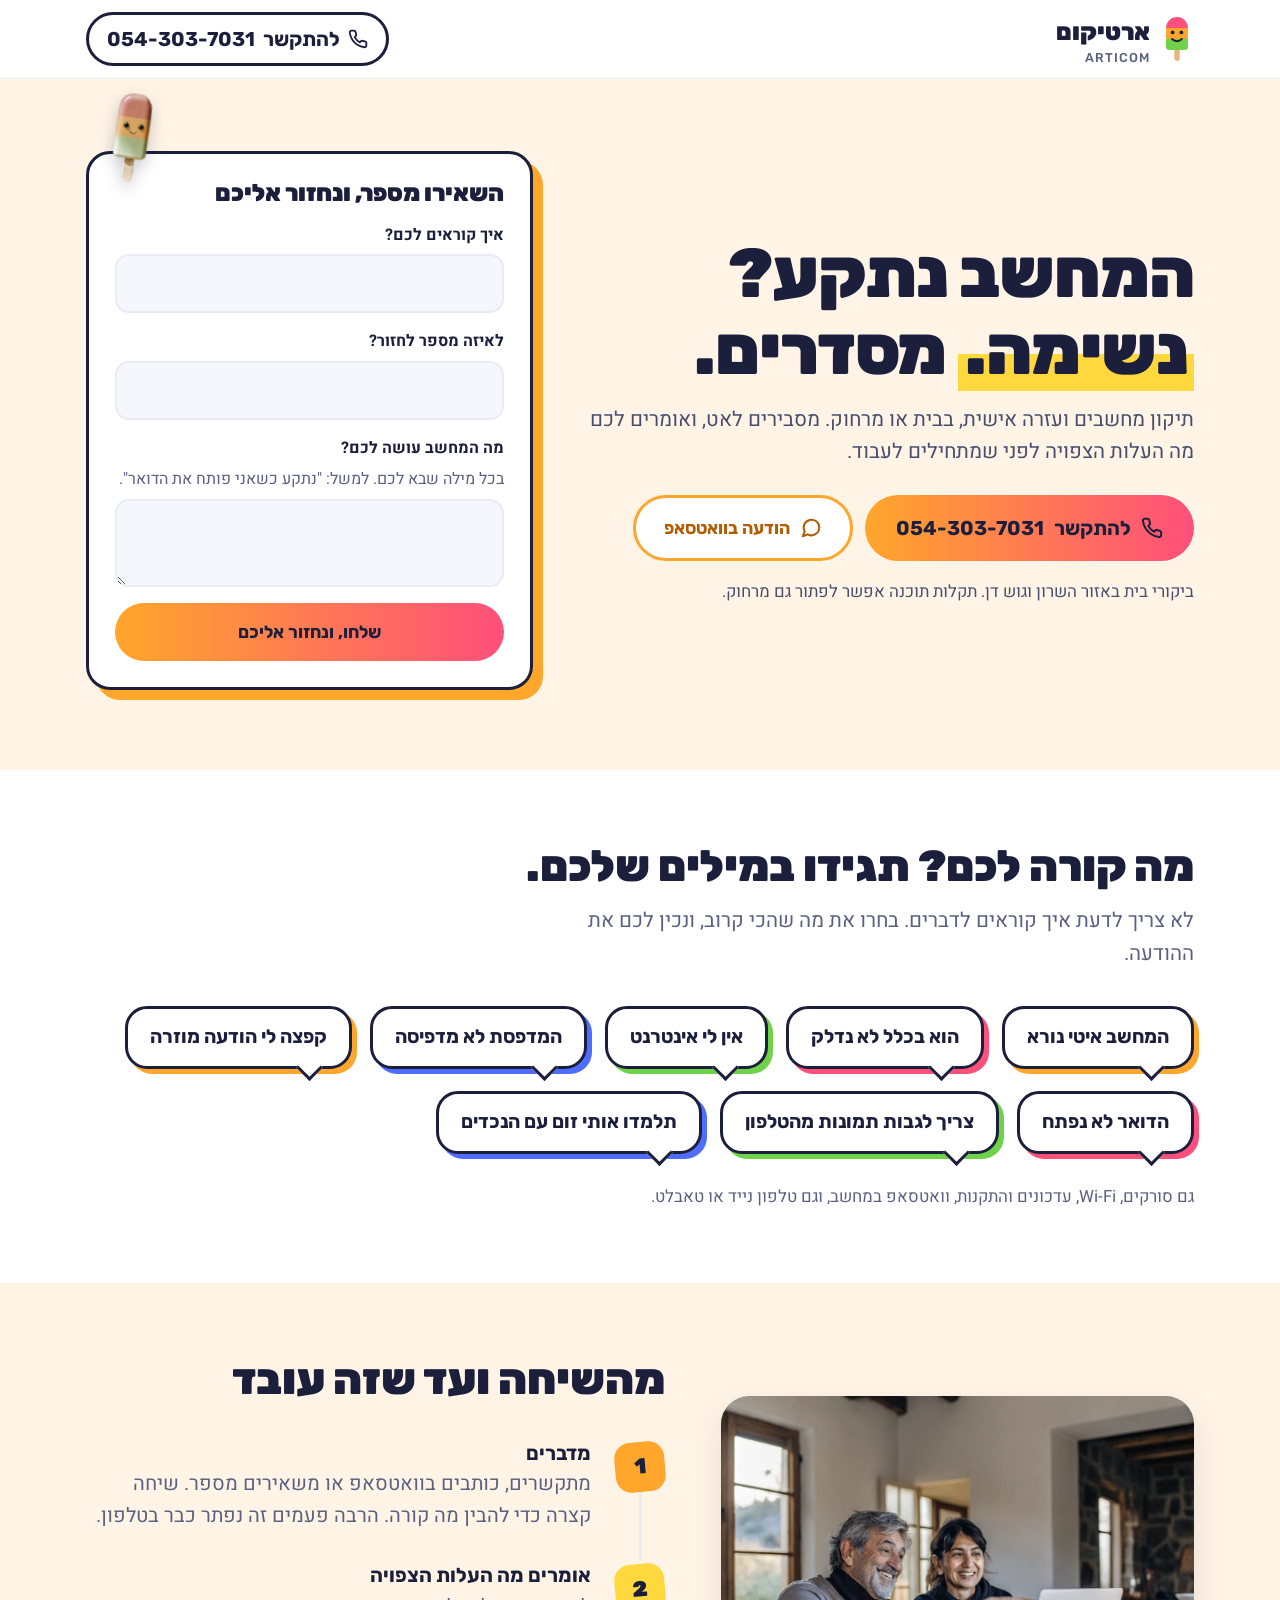
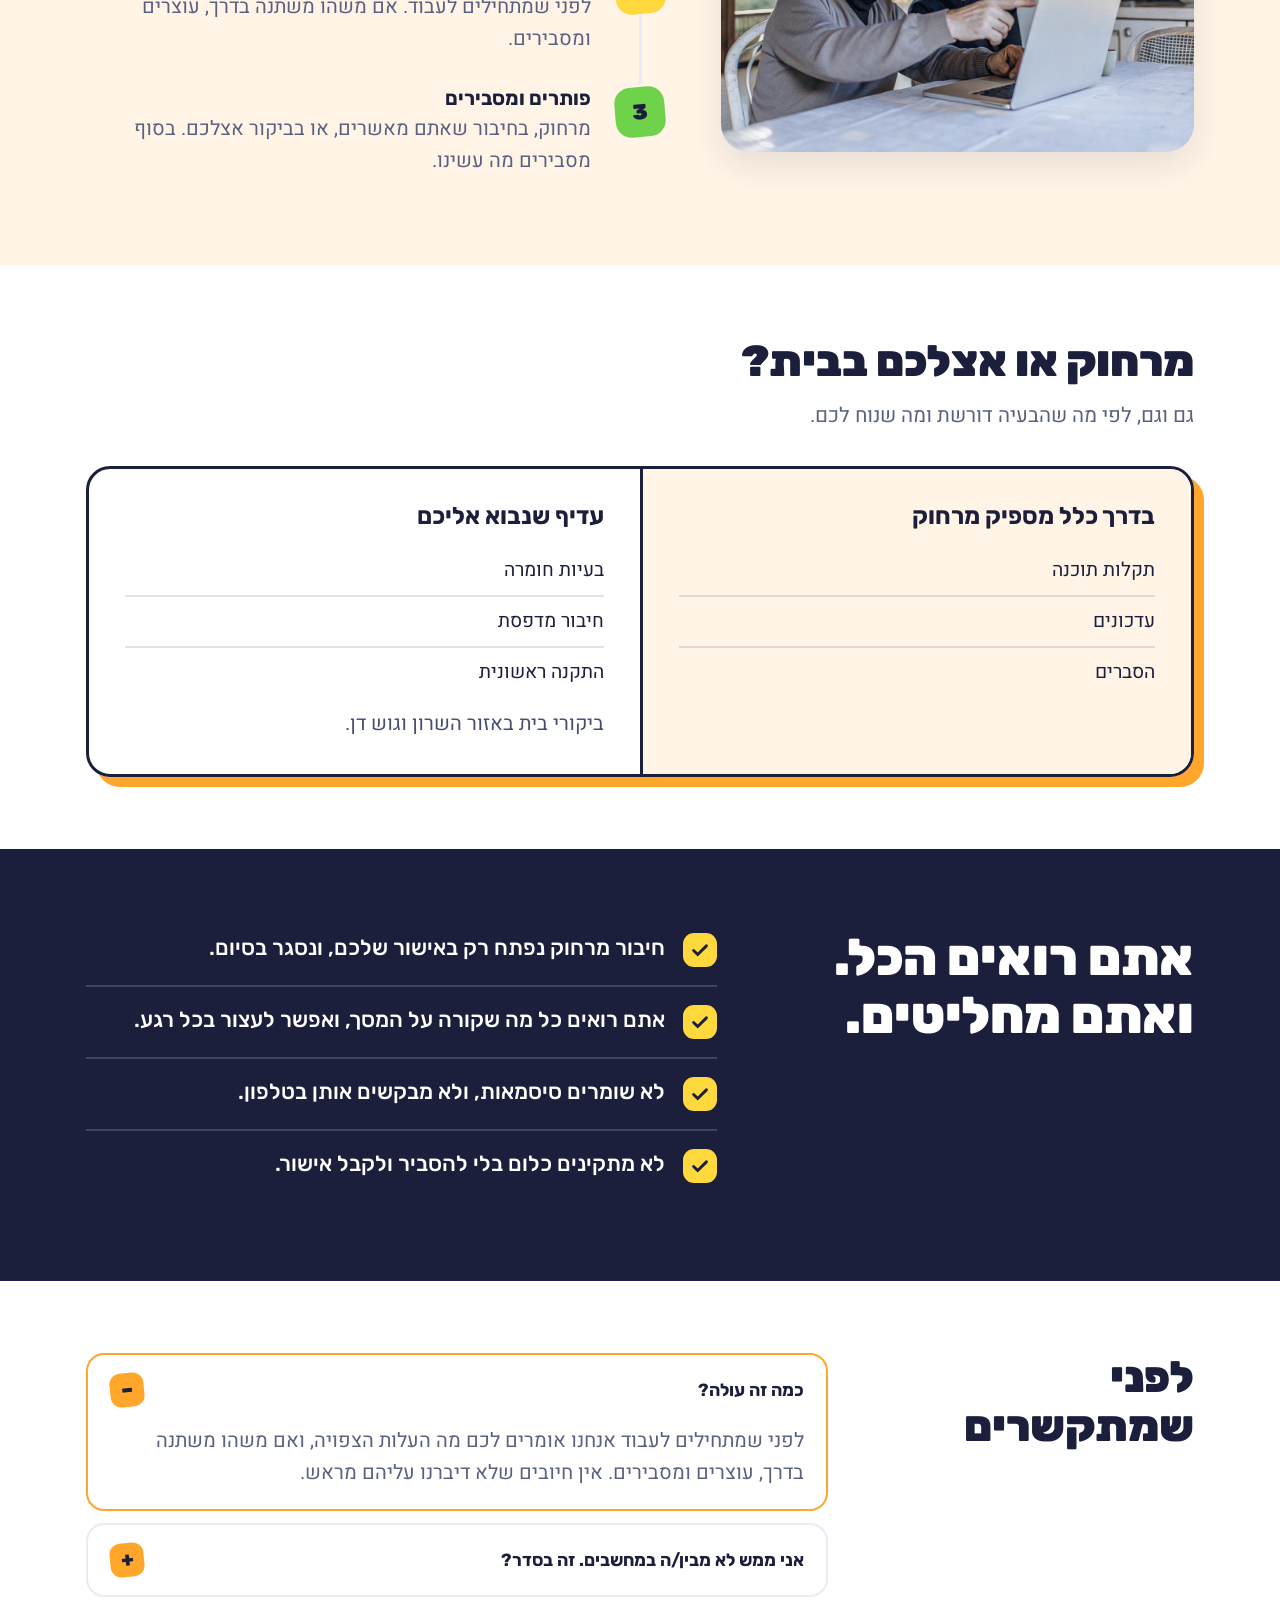
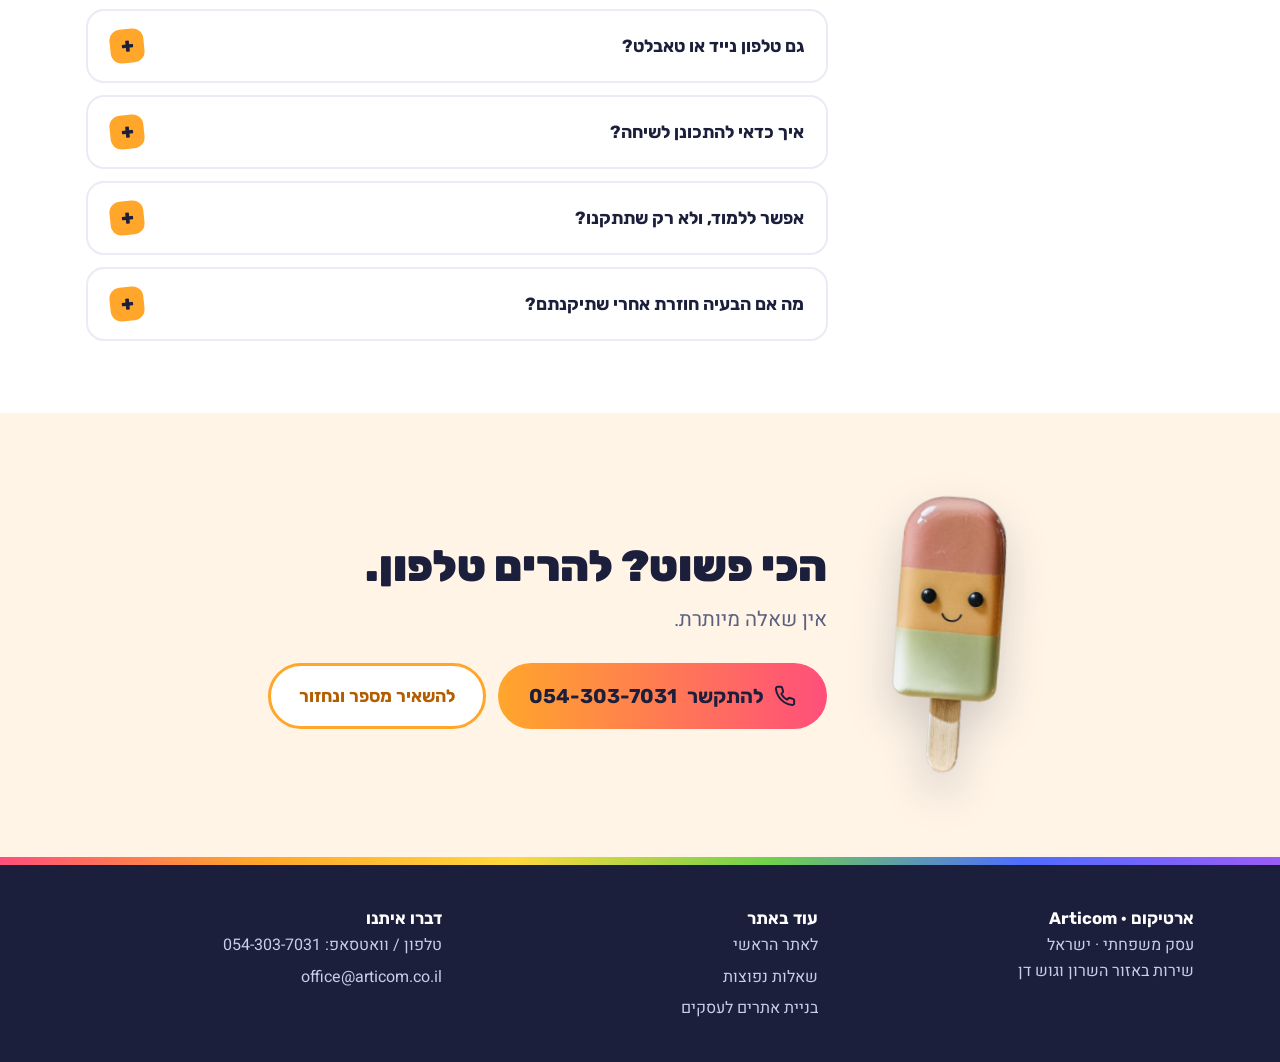
<file: computer-repair.html>
<!doctype html>
<html lang="he" dir="rtl">
<head>
<meta charset="utf-8">
<meta name="viewport" content="width=device-width, initial-scale=1, viewport-fit=cover">
<title>תיקון מחשבים עד הבית בשרון ובגוש דן · ארטיקום</title>
<meta name="description" content="מחשב איטי, תקוע או לא נדלק? תיקון מחשבים ועזרה אישית, בבית בשרון ובגוש דן או מרחוק. מסבירים לאט, ואומרים מה העלות הצפויה לפני שמתחילים.">
<link rel="canonical" href="https://articom.co.il/computer-repair.html">
<meta name="theme-color" content="#FFFFFF">
<link rel="icon" href="img/favicon.svg" type="image/svg+xml">
<link rel="icon" href="img/favicon-96.png" type="image/png" sizes="96x96">
<link rel="apple-touch-icon" href="img/apple-touch-icon.png">
<meta property="og:type" content="website">
<meta property="og:locale" content="he_IL">
<meta property="og:site_name" content="ארטיקום">
<meta property="og:title" content="תיקון מחשבים עד הבית בשרון ובגוש דן · ארטיקום">
<meta property="og:description" content="מחשב איטי, תקוע או לא נדלק? תיקון מחשבים ועזרה אישית, בבית בשרון ובגוש דן או מרחוק. מסבירים לאט, ואומרים מה העלות הצפויה לפני שמתחילים.">
<meta property="og:url" content="https://articom.co.il/computer-repair.html">
<meta property="og:image" content="https://articom.co.il/img/og-computer.png">
<meta property="og:image:width" content="1200">
<meta property="og:image:height" content="630">
<meta property="og:image:alt" content="תיקון מחשבים ועזרה אישית בבית או מרחוק, ארטיקום">
<meta name="twitter:card" content="summary_large_image">
<link rel="preconnect" href="https://fonts.googleapis.com">
<link rel="preconnect" href="https://fonts.gstatic.com" crossorigin>
<link rel="stylesheet" href="https://fonts.googleapis.com/css2?family=Rubik:wght@500;700;900&family=Heebo:wght@400;500;700&display=swap">
<link rel="stylesheet" href="css/site.css">
<link rel="stylesheet" href="css/landing.css">
<script type="application/ld+json">
{
 "@context": "https://schema.org",
 "@type": "Service",
 "name": "תיקון מחשבים ועזרה אישית עם המחשב",
 "serviceType": "תיקון מחשבים",
 "url": "https://articom.co.il/computer-repair.html",
 "areaServed": [
  {
   "@type": "Place",
   "name": "השרון"
  },
  {
   "@type": "Place",
   "name": "גוש דן"
  }
 ],
 "provider": {
  "@type": "LocalBusiness",
  "name": "ארטיקום",
  "url": "https://articom.co.il/",
  "telephone": "+972543037031",
  "email": "office@articom.co.il",
  "image": "https://articom.co.il/img/og.png"
 }
}
</script>
</head>
<body class="lp lp-help has-bar" data-zone="help">
<svg width="0" height="0" style="position:absolute" aria-hidden="true"><defs>
<linearGradient id="popGrad" x1="0" y1="0" x2="0" y2="1"><stop offset="0" stop-color="#FF4F7B"/><stop offset=".34" stop-color="#FF4F7B"/><stop offset=".34" stop-color="#FFA62B"/><stop offset=".67" stop-color="#FFA62B"/><stop offset=".67" stop-color="#6FD24B"/><stop offset="1" stop-color="#6FD24B"/></linearGradient>
<symbol id="logo-pop" viewBox="0 0 60 84"><rect x="25" y="58" width="10" height="24" rx="5" fill="#E8B77D"/><path d="M10 22a20 20 0 0 1 40 0v34a6 6 0 0 1-6 6H16a6 6 0 0 1-6-6z" fill="url(#popGrad)"/><circle cx="22" cy="30" r="3.5" fill="#1B1F3B"/><circle cx="38" cy="30" r="3.5" fill="#1B1F3B"/><path d="M21 42q9 8 18 0" fill="none" stroke="#1B1F3B" stroke-width="3.5" stroke-linecap="round"/></symbol>
</defs></svg>
<header class="site"><div class="wrap">
  <a class="logo" href="index.html" aria-label="ארטיקום, לאתר הראשי"><svg aria-hidden="true"><use href="#logo-pop"/></svg><span>ארטיקום<small>ARTICOM</small></span></a>
  <a class="head-call" href="tel:+972543037031"><svg viewBox="0 0 24 24" fill="none" stroke="currentColor" stroke-width="2.2" stroke-linecap="round" stroke-linejoin="round" aria-hidden="true"><path d="M22 16.9v3a2 2 0 0 1-2.2 2 19.8 19.8 0 0 1-8.6-3.1 19.5 19.5 0 0 1-6-6A19.8 19.8 0 0 1 2.1 4.2 2 2 0 0 1 4.1 2h3a2 2 0 0 1 2 1.7c.1.9.4 1.8.7 2.6a2 2 0 0 1-.5 2.1L8 9.7a16 16 0 0 0 6.3 6.3l1.3-1.3a2 2 0 0 1 2.1-.5c.8.3 1.7.6 2.6.7a2 2 0 0 1 1.7 2z"/></svg><span>להתקשר</span> <b dir="ltr">054-303-7031</b></a>
</div></header>
<main id="top">
<section class="lp-hero">
  <div class="wrap">
    <div class="lp-copy">
      <h1>המחשב נתקע? <span class="hl">נשימה.</span> מסדרים.</h1>
      <p class="lede">תיקון מחשבים ועזרה אישית, בבית או מרחוק. מסבירים לאט, ואומרים לכם מה העלות הצפויה לפני שמתחילים לעבוד.</p>
      <div class="lp-cta">
        <a class="btn help big" href="tel:+972543037031"><svg viewBox="0 0 24 24" fill="none" stroke="currentColor" stroke-width="2.2" stroke-linecap="round" stroke-linejoin="round" aria-hidden="true"><path d="M22 16.9v3a2 2 0 0 1-2.2 2 19.8 19.8 0 0 1-8.6-3.1 19.5 19.5 0 0 1-6-6A19.8 19.8 0 0 1 2.1 4.2 2 2 0 0 1 4.1 2h3a2 2 0 0 1 2 1.7c.1.9.4 1.8.7 2.6a2 2 0 0 1-.5 2.1L8 9.7a16 16 0 0 0 6.3 6.3l1.3-1.3a2 2 0 0 1 2.1-.5c.8.3 1.7.6 2.6.7a2 2 0 0 1 1.7 2z"/></svg>להתקשר <span dir="ltr">054-303-7031</span></a>
        <a class="btn ghost help" data-wa href="https://wa.me/972543037031?text=%D7%A9%D7%9C%D7%95%D7%9D%2C%20%D7%90%D7%A9%D7%9E%D7%97%20%D7%9C%D7%A2%D7%96%D7%A8%D7%94%20%D7%A2%D7%9D%20%D7%94%D7%9E%D7%97%D7%A9%D7%91" target="_blank" rel="noopener"><svg viewBox="0 0 24 24" fill="none" stroke="currentColor" stroke-width="2.2" stroke-linecap="round" stroke-linejoin="round" aria-hidden="true"><path d="M21 11.5a8.5 8.5 0 0 1-12.6 7.4L3 21l2.1-5.4A8.5 8.5 0 1 1 21 11.5z"/></svg>הודעה בוואטסאפ</a>
      </div>
      <p class="where">ביקורי בית באזור השרון וגוש דן. תקלות תוכנה אפשר לפתור גם מרחוק.</p>
    </div>
    <form class="f help" id="leadForm" data-journey="help" data-source="דף נחיתה: תיקון מחשבים" novalidate>
      <img class="peek" src="img/popsico-sm.png" width="95" height="220" alt="">
      <h2>השאירו מספר, ונחזור אליכם</h2>
      <div class="field"><label for="l-name">איך קוראים לכם?</label><input id="l-name" name="name" autocomplete="name" required><span class="err" id="e-name">כתבו שם, כדי שנדע למי לחזור.</span></div>
      <div class="field"><label for="l-phone">לאיזה מספר לחזור?</label><input id="l-phone" name="phone" type="tel" inputmode="tel" autocomplete="tel" required><span class="err">צריך מספר טלפון תקין, למשל 050-1234567.</span></div>
      <div class="field"><label for="l-msg">מה המחשב עושה לכם?</label><span class="hint">בכל מילה שבא לכם. למשל: "נתקע כשאני פותח את הדואר".</span><textarea id="l-msg" name="message" required></textarea><span class="err">ספרו במילה או שתיים מה קורה.</span></div>
      <div class="hp" aria-hidden="true"><label for="l-web">אתר</label><input id="l-web" name="website" tabindex="-1" autocomplete="off"></div>
      <button class="btn help" type="submit">שלחו, ונחזור אליכם</button>
      <p class="sent" role="status">תודה! קיבלנו. נחזור אליכם בהקדם.</p>
      <p class="fail" role="alert">לא הצלחנו לשלוח כרגע. נסו שוב בעוד רגע, או התקשרו: <a href="tel:+972543037031" dir="ltr">054-303-7031</a>.</p>
    </form>
  </div>
</section>

<section class="block lp-says" aria-labelledby="says-h">
  <div class="wrap">
    <h2 id="says-h">מה קורה לכם? תגידו במילים שלכם.</h2>
    <p class="lede">לא צריך לדעת איך קוראים לדברים. בחרו את מה שהכי קרוב, ונכין לכם את ההודעה.</p>
    <div class="says">
      <button type="button" class="say" data-msg='המחשב איטי מאוד.' aria-pressed="false">המחשב איטי נורא</button>
      <button type="button" class="say" data-msg='המחשב לא נדלק כמו שצריך.' aria-pressed="false">הוא בכלל לא נדלק</button>
      <button type="button" class="say" data-msg='אין לי אינטרנט במחשב.' aria-pressed="false">אין לי אינטרנט</button>
      <button type="button" class="say" data-msg='המדפסת לא מדפיסה.' aria-pressed="false">המדפסת לא מדפיסה</button>
      <button type="button" class="say" data-msg='קפצה לי הודעה מוזרה, ואולי זה וירוס או הונאה.' aria-pressed="false">קפצה לי הודעה מוזרה</button>
      <button type="button" class="say" data-msg='הדואר האלקטרוני לא נפתח.' aria-pressed="false">הדואר לא נפתח</button>
      <button type="button" class="say" data-msg='אני רוצה להעביר ולגבות תמונות מהטלפון.' aria-pressed="false">צריך לגבות תמונות מהטלפון</button>
      <button type="button" class="say" data-msg='אני רוצה ללמוד לעשות שיחות וידאו בזום.' aria-pressed="false">תלמדו אותי זום עם הנכדים</button>
    </div>
    <div class="picked" id="picked" hidden>
      <p aria-live="polite">נרשם: <b id="pickedText"></b></p>
      <div class="lp-cta">
        <a class="btn help" data-wa href="https://wa.me/972543037031?text=%D7%A9%D7%9C%D7%95%D7%9D%2C%20%D7%90%D7%A9%D7%9E%D7%97%20%D7%9C%D7%A2%D7%96%D7%A8%D7%94%20%D7%A2%D7%9D%20%D7%94%D7%9E%D7%97%D7%A9%D7%91" target="_blank" rel="noopener"><svg viewBox="0 0 24 24" fill="none" stroke="currentColor" stroke-width="2.2" stroke-linecap="round" stroke-linejoin="round" aria-hidden="true"><path d="M21 11.5a8.5 8.5 0 0 1-12.6 7.4L3 21l2.1-5.4A8.5 8.5 0 1 1 21 11.5z"/></svg>לשלוח בוואטסאפ</a>
        <a class="btn ghost help" href="#leadForm">להשאיר מספר ונחזור</a>
      </div>
    </div>
    <p class="also">גם סורקים, Wi-Fi, עדכונים והתקנות, וואטסאפ במחשב, וגם טלפון נייד או טאבלט.</p>
  </div>
</section>

<section class="block tint-help">
  <div class="wrap lp-split">
    <figure class="scene"><img src="img/photo-help.webp" width="1200" height="900" alt="צעירה מראה לאיש מבוגר משהו על מסך המחשב הנייד במטבח, שניהם מחייכים" loading="lazy"></figure>
    <div>
      <h2>מהשיחה ועד שזה עובד</h2>
      <ol class="steps">
        <li class="step"><div><h3>מדברים</h3><p>מתקשרים, כותבים בוואטסאפ או משאירים מספר. שיחה קצרה כדי להבין מה קורה. הרבה פעמים זה נפתר כבר בטלפון.</p></div></li>
        <li class="step"><div><h3>אומרים מה העלות הצפויה</h3><p>לפני שמתחילים לעבוד. אם משהו משתנה בדרך, עוצרים ומסבירים.</p></div></li>
        <li class="step"><div><h3>פותרים ומסבירים</h3><p>מרחוק, בחיבור שאתם מאשרים, או בביקור אצלכם. בסוף מסבירים מה עשינו.</p></div></li>
      </ol>
    </div>
  </div>
</section>

<section class="block">
  <div class="wrap">
    <h2>מרחוק או אצלכם בבית?</h2>
    <p class="lede">גם וגם, לפי מה שהבעיה דורשת ומה שנוח לכם.</p>
    <div class="versus">
      <div><h3>בדרך כלל מספיק מרחוק</h3><ul><li>תקלות תוכנה</li><li>עדכונים</li><li>הסברים</li></ul></div>
      <div><h3>עדיף שנבוא אליכם</h3><ul><li>בעיות חומרה</li><li>חיבור מדפסת</li><li>התקנה ראשונית</li></ul><p>ביקורי בית באזור השרון וגוש דן.</p></div>
    </div>
  </div>
</section>

<section class="lp-ink">
  <div class="wrap">
    <h2>אתם רואים הכל. ואתם מחליטים.</h2>
    <ul class="vows">
      <li><svg viewBox="0 0 24 24" fill="none" stroke="currentColor" stroke-width="2.2" stroke-linecap="round" stroke-linejoin="round" aria-hidden="true"><path d="M5 12.5l4.5 4.5L19 7.5"/></svg><span>חיבור מרחוק נפתח רק באישור שלכם, ונסגר בסיום.</span></li>
      <li><svg viewBox="0 0 24 24" fill="none" stroke="currentColor" stroke-width="2.2" stroke-linecap="round" stroke-linejoin="round" aria-hidden="true"><path d="M5 12.5l4.5 4.5L19 7.5"/></svg><span>אתם רואים כל מה שקורה על המסך, ואפשר לעצור בכל רגע.</span></li>
      <li><svg viewBox="0 0 24 24" fill="none" stroke="currentColor" stroke-width="2.2" stroke-linecap="round" stroke-linejoin="round" aria-hidden="true"><path d="M5 12.5l4.5 4.5L19 7.5"/></svg><span>לא שומרים סיסמאות, ולא מבקשים אותן בטלפון.</span></li>
      <li><svg viewBox="0 0 24 24" fill="none" stroke="currentColor" stroke-width="2.2" stroke-linecap="round" stroke-linejoin="round" aria-hidden="true"><path d="M5 12.5l4.5 4.5L19 7.5"/></svg><span>לא מתקינים כלום בלי להסביר ולקבל אישור.</span></li>
    </ul>
  </div>
</section>

<section class="block">
  <div class="wrap lp-faq">
    <h2>לפני שמתקשרים</h2>
    <div class="faq help">
  <details open><summary>כמה זה עולה?</summary><div class="a"><p>לפני שמתחילים לעבוד אנחנו אומרים לכם מה העלות הצפויה, ואם משהו משתנה בדרך, עוצרים ומסבירים. אין חיובים שלא דיברנו עליהם מראש.</p></div></details>
  <details><summary>אני ממש לא מבין/ה במחשבים. זה בסדר?</summary><div class="a"><p>זה בדיוק בשבילכם. אתם לא צריכים לדעת איך קוראים לדברים. תגידו מה קורה במילים שלכם ("המסך נהיה שחור", "הדואר לא נפתח", "זה איטי נורא"), ואנחנו כבר נשאל את השאלות הנכונות.</p></div></details>
  <details><summary>גם טלפון נייד או טאבלט?</summary><div class="a"><p>כן. הרבה מהבקשות היום הן סביב הטלפון: וואטסאפ, תמונות, אפליקציות של הבנק וקופת החולים. עוזרים גם בזה.</p></div></details>
  <details><summary>איך כדאי להתכונן לשיחה?</summary><div class="a"><ul><li>שבו ליד המחשב, כשהוא דלוק.</li><li>אם יש הודעת שגיאה, צלמו אותה בטלפון או כתבו מה כתוב בה.</li><li>נסו להיזכר מתי זה התחיל ומה עשיתם לפני.</li><li>אם זה קשור לדואר או לחשבון כלשהו, שיהיו לידכם פרטי הכניסה. לא נבקש אותם בטלפון, אבל תצטרכו אותם בעצמכם.</li></ul></div></details>
  <details><summary>אפשר ללמוד, ולא רק שתתקנו?</summary><div class="a"><p>בשמחה. אם תרצו, במקום רק לתקן נראה לכם איך לעשות את זה בעצמכם, שלב אחר שלב, ונחזור על זה כמה פעמים שצריך. אפשר גם לקבוע פגישת הדרכה בלי שום תקלה.</p></div></details>
  <details><summary>מה אם הבעיה חוזרת אחרי שתיקנתם?</summary><div class="a"><p>תתקשרו. נבדוק יחד מה קרה. אם זו אותה בעיה בדיוק זמן קצר אחרי הטיפול, נטפל בזה בלי לפתוח קריאה חדשה.</p></div></details>
    </div>
  </div>
</section>

<section class="lp-end tint-help">
  <div class="wrap">
    <img src="img/popsico.png" width="277" height="640" alt="" loading="lazy">
    <div>
      <h2>הכי פשוט? להרים טלפון.</h2>
      <p class="lede">אין שאלה מיותרת.</p>
      <div class="lp-cta">
        <a class="btn help big" href="tel:+972543037031"><svg viewBox="0 0 24 24" fill="none" stroke="currentColor" stroke-width="2.2" stroke-linecap="round" stroke-linejoin="round" aria-hidden="true"><path d="M22 16.9v3a2 2 0 0 1-2.2 2 19.8 19.8 0 0 1-8.6-3.1 19.5 19.5 0 0 1-6-6A19.8 19.8 0 0 1 2.1 4.2 2 2 0 0 1 4.1 2h3a2 2 0 0 1 2 1.7c.1.9.4 1.8.7 2.6a2 2 0 0 1-.5 2.1L8 9.7a16 16 0 0 0 6.3 6.3l1.3-1.3a2 2 0 0 1 2.1-.5c.8.3 1.7.6 2.6.7a2 2 0 0 1 1.7 2z"/></svg>להתקשר <span dir="ltr">054-303-7031</span></a>
        <a class="btn ghost help" href="#leadForm">להשאיר מספר ונחזור</a>
      </div>
    </div>
  </div>
</section>
</main>
<div class="stripe" aria-hidden="true"></div>
<footer><div class="wrap">
  <div><strong>ארטיקום · Articom</strong><p>עסק משפחתי · ישראל</p><p>שירות באזור השרון וגוש דן</p></div>
  <div><strong>עוד באתר</strong><ul><li><a href="index.html">לאתר הראשי</a></li><li><a href="faq-help.html">שאלות נפוצות</a></li><li><a href="business-website.html">בניית אתרים לעסקים</a></li></ul></div>
  <div><strong>דברו איתנו</strong><ul><li>טלפון / וואטסאפ: <a href="tel:+972543037031" dir="ltr">054-303-7031</a></li><li><a href="mailto:office@articom.co.il" dir="ltr">office@articom.co.il</a></li></ul></div>
</div></footer>
<div class="callbar" role="region" aria-label="יצירת קשר מהירה"><div class="cb-help"><a class="btn help" href="tel:+972543037031"><svg viewBox="0 0 24 24" fill="none" stroke="currentColor" stroke-width="2.2" stroke-linecap="round" stroke-linejoin="round" aria-hidden="true"><path d="M22 16.9v3a2 2 0 0 1-2.2 2 19.8 19.8 0 0 1-8.6-3.1 19.5 19.5 0 0 1-6-6A19.8 19.8 0 0 1 2.1 4.2 2 2 0 0 1 4.1 2h3a2 2 0 0 1 2 1.7c.1.9.4 1.8.7 2.6a2 2 0 0 1-.5 2.1L8 9.7a16 16 0 0 0 6.3 6.3l1.3-1.3a2 2 0 0 1 2.1-.5c.8.3 1.7.6 2.6.7a2 2 0 0 1 1.7 2z"/></svg>להתקשר</a><a class="btn ghost help" data-wa href="https://wa.me/972543037031?text=%D7%A9%D7%9C%D7%95%D7%9D%2C%20%D7%90%D7%A9%D7%9E%D7%97%20%D7%9C%D7%A2%D7%96%D7%A8%D7%94%20%D7%A2%D7%9D%20%D7%94%D7%9E%D7%97%D7%A9%D7%91" target="_blank" rel="noopener"><svg viewBox="0 0 24 24" fill="none" stroke="currentColor" stroke-width="2.2" stroke-linecap="round" stroke-linejoin="round" aria-hidden="true"><path d="M21 11.5a8.5 8.5 0 0 1-12.6 7.4L3 21l2.1-5.4A8.5 8.5 0 1 1 21 11.5z"/></svg>וואטסאפ</a></div></div>
<script src="js/submit.js"></script>
<script src="js/landing.js"></script>
</body>
</html>
</file>
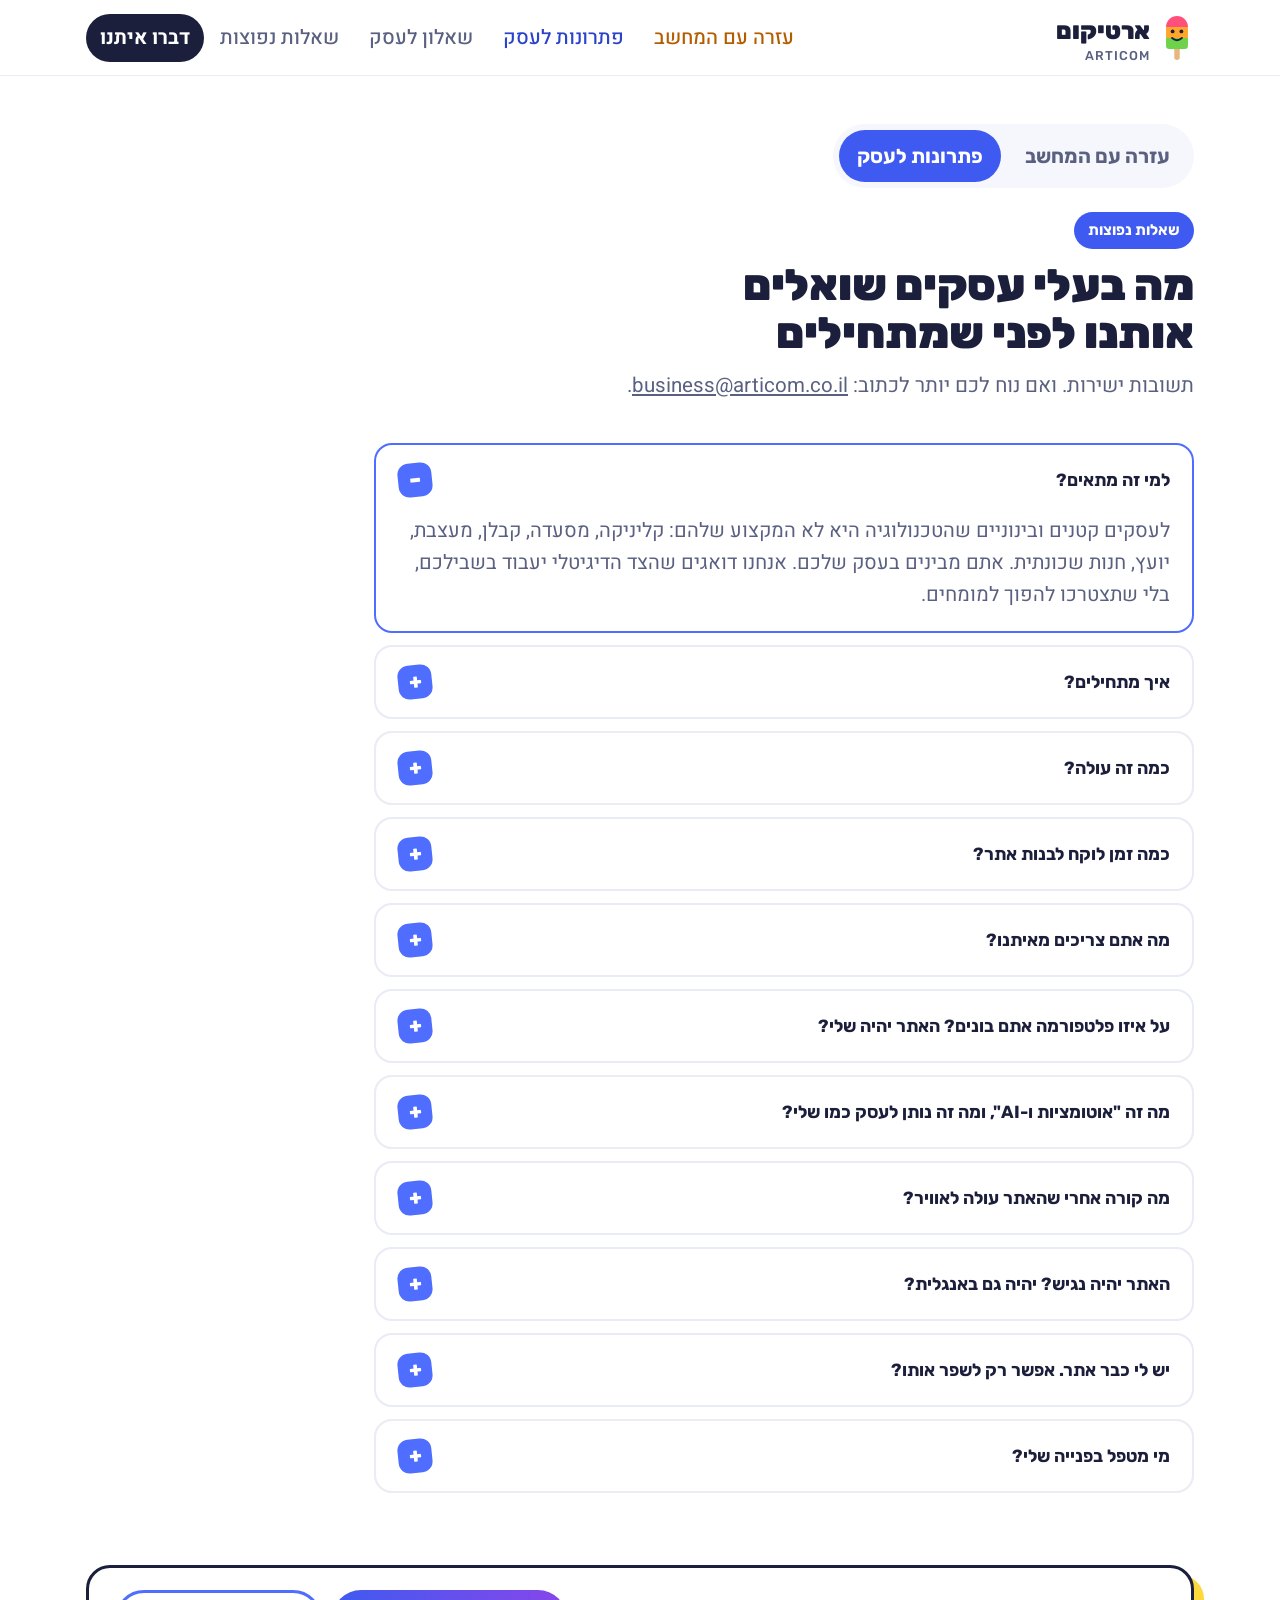
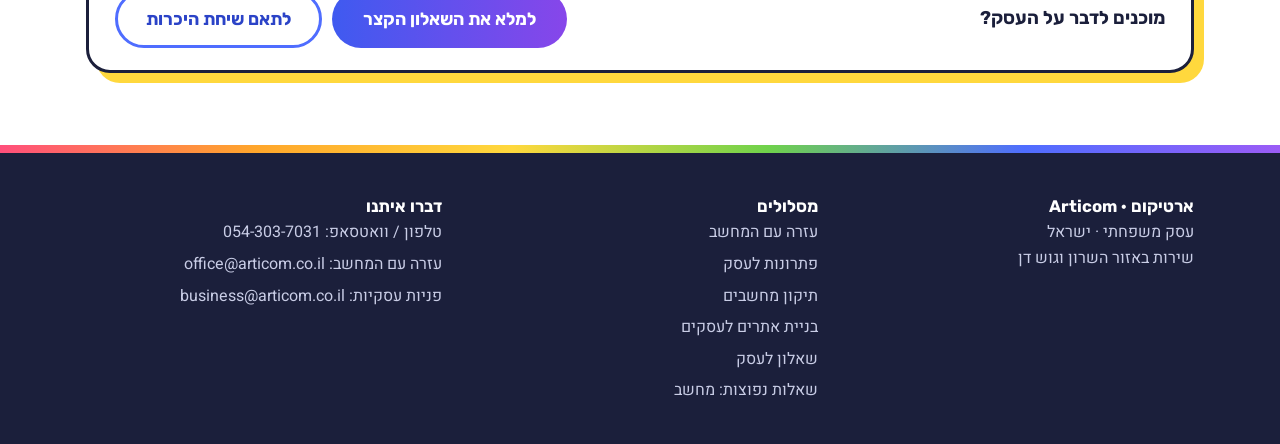
<file: faq-business.html>
<!doctype html>
<html lang="he" dir="rtl">
<head>
<meta charset="utf-8">
<meta name="viewport" content="width=device-width, initial-scale=1, viewport-fit=cover">
<title>שאלות נפוצות: פתרונות לעסק · ארטיקום</title>
<meta name="description" content="תשובות לשאלות של בעלי עסקים קטנים על אתר, טפסים, אוטומציות ו-AI מארטיקום: איך מתחילים, מה צריך להכין, ומה קורה אחרי ההשקה.">
<link rel="canonical" href="https://articom.co.il/faq-business.html">
<meta name="theme-color" content="#FFFFFF">
<link rel="icon" href="img/favicon.svg" type="image/svg+xml">
<link rel="icon" href="img/favicon-96.png" type="image/png" sizes="96x96">
<link rel="apple-touch-icon" href="img/apple-touch-icon.png">
<meta property="og:type" content="website">
<meta property="og:locale" content="he_IL">
<meta property="og:site_name" content="ארטיקום">
<meta property="og:title" content="שאלות נפוצות: פתרונות לעסק · ארטיקום">
<meta property="og:description" content="תשובות לשאלות של בעלי עסקים קטנים על אתר, טפסים, אוטומציות ו-AI מארטיקום: איך מתחילים, מה צריך להכין, ומה קורה אחרי ההשקה.">
<meta property="og:url" content="https://articom.co.il/faq-business.html">
<meta property="og:image" content="https://articom.co.il/img/og.png">
<meta property="og:image:width" content="1200">
<meta property="og:image:height" content="630">
<meta property="og:image:alt" content="פופסיקו, הארטיק המחייך של ארטיקום: טכנולוגיה בטעם טוב">
<meta name="twitter:card" content="summary_large_image">
<link rel="preconnect" href="https://fonts.googleapis.com">
<link rel="preconnect" href="https://fonts.gstatic.com" crossorigin>
<link rel="stylesheet" href="https://fonts.googleapis.com/css2?family=Rubik:wght@500;700;900&family=Heebo:wght@400;500;700&display=swap">
<link rel="stylesheet" href="css/site.css">
</head>
<body class="has-bar" data-zone="biz">
<svg width="0" height="0" style="position:absolute" aria-hidden="true"><defs>
<linearGradient id="popGrad" x1="0" y1="0" x2="0" y2="1"><stop offset="0" stop-color="#FF4F7B"/><stop offset=".34" stop-color="#FF4F7B"/><stop offset=".34" stop-color="#FFA62B"/><stop offset=".67" stop-color="#FFA62B"/><stop offset=".67" stop-color="#6FD24B"/><stop offset="1" stop-color="#6FD24B"/></linearGradient>
<symbol id="logo-pop" viewBox="0 0 60 84"><rect x="25" y="58" width="10" height="24" rx="5" fill="#E8B77D"/><path d="M10 22a20 20 0 0 1 40 0v34a6 6 0 0 1-6 6H16a6 6 0 0 1-6-6z" fill="url(#popGrad)"/><circle cx="22" cy="30" r="3.5" fill="#1B1F3B"/><circle cx="38" cy="30" r="3.5" fill="#1B1F3B"/><path d="M21 42q9 8 18 0" fill="none" stroke="#1B1F3B" stroke-width="3.5" stroke-linecap="round"/></symbol>
</defs></svg>
<header class="site"><div class="wrap">
  <a class="logo" href="index.html" aria-label="ארטיקום, עמוד הבית"><svg aria-hidden="true"><use href="#logo-pop"/></svg><span>ארטיקום<small>ARTICOM</small></span></a>
  <button class="menu-btn" id="menuBtn" aria-expanded="false" aria-controls="mainNav">תפריט</button>
  <nav class="main" id="mainNav" aria-label="ניווט ראשי">
    <a class="help" href="index.html#help">עזרה עם המחשב</a>
    <a class="biz" href="index.html#business">פתרונות לעסק</a>
    <a href="questionnaire.html">שאלון לעסק</a>
    <a href="faq-help.html">שאלות נפוצות</a>
    <a class="cta" href="index.html#biz-contact">דברו איתנו</a>
  </nav>
</div></header>
<main>
<div class="wrap page-head">
  <div class="switch" role="navigation" aria-label="נושא השאלות"><a class="help" href="faq-help.html">עזרה עם המחשב</a><a class="on biz" href="faq-business.html" aria-current="page">פתרונות לעסק</a></div>
  <div class="sec-head">
    <span class="tag biz">שאלות נפוצות</span>
    <h1>מה בעלי עסקים שואלים אותנו לפני שמתחילים</h1>
    <p class="lede">תשובות ישירות. ואם נוח לכם יותר לכתוב: <a href="mailto:business@articom.co.il" dir="ltr">business@articom.co.il</a>.</p>
  </div>
</div>
<div class="wrap"><div class="faq biz">
  <details open><summary>למי זה מתאים?</summary><div class="a"><p>לעסקים קטנים ובינוניים שהטכנולוגיה היא לא המקצוע שלהם: קליניקה, מסעדה, קבלן, מעצבת, יועץ, חנות שכונתית. אתם מבינים בעסק שלכם. אנחנו דואגים שהצד הדיגיטלי יעבוד בשבילכם, בלי שתצטרכו להפוך למומחים.</p></div></details>
  <details><summary>איך מתחילים?</summary><div class="a"><p>בשיחת היכרות קצרה. לפניה, אם בא לכם, מלאו את <a href="questionnaire.html">השאלון הקצר לעסק</a>. הוא עוזר לנו להגיע לשיחה מוכנים, ולכם לחדד מה באמת חשוב.</p><p>אחרי השיחה תקבלו מאיתנו תוכנית: מה בונים, באילו שלבים, ומה זה עולה. רק אם זה מתאים לכם, ממשיכים.</p></div></details>
  <details><summary>כמה זה עולה?</summary><div class="a"><p>אין לנו מחירון אחיד, כי אין שני עסקים זהים. אחרי שיחת ההיכרות תקבלו הצעת מחיר מפורטת לפי התכולה שסיכמנו. ההצעה היא מסמך ברור: מה כלול, מה לא, ומה יקרה אם תרצו להוסיף דברים בדרך.</p></div></details>
  <details><summary>כמה זמן לוקח לבנות אתר?</summary><div class="a"><p>תלוי במה בונים ובכמה מהר מגיעים אלינו התכנים (טקסטים, תמונות, לוגו). בתוכנית שתקבלו יהיה לוח זמנים לפי שלבים, כך שתדעו מראש מה קורה מתי. חלק גדול מהעיכובים באתרים נובע מתכנים שמתעכבים, ולכן נעזור לכם גם בזה.</p></div></details>
  <details><summary>מה אתם צריכים מאיתנו?</summary><div class="a"><ul><li>כמה דקות של שיחה כנה על העסק והלקוחות.</li><li>לוגו ותמונות אם יש. אם אין, נגיד מה כדאי ואיך אפשר להשיג.</li><li>טקסטים בסיסיים: מה אתם עושים, למי, איך פונים. נעזור לנסח.</li><li>גישה לדומיין או לכלים קיימים, אם יש כאלה.</li><li>מישהו אחד מהצד שלכם שמחליט. זה מקצר הכל.</li></ul></div></details>
  <details><summary>על איזו פלטפורמה אתם בונים? האתר יהיה שלי?</summary><div class="a"><p>בוחרים לפי הצורך, לא לפי הרגל. לעסק שצריך בעיקר להציג שירותים ולקבל פניות נתאים פתרון פשוט וזול לתחזוקה. לעסק שצריך הזמנות, תשלומים או חיבורים למערכות אחרות נבחר כלים שיודעים לעשות את זה.</p><p>הדומיין, החשבונות והתכנים רשומים על שמכם. אם יום אחד תרצו להמשיך עם מישהו אחר, הכל נשאר אצלכם.</p></div></details>
  <details><summary>מה זה "אוטומציות ו-AI", ומה זה נותן לעסק כמו שלי?</summary><div class="a"><p>דברים קטנים שחוסכים זמן אמיתי, לא קסמים:</p><ul><li>פנייה שנכנסת מהאתר מקבלת אישור אוטומטי ומגיעה לוואטסאפ או למייל של מי שמטפל.</li><li>תזכורת ללקוח לפני תור, בלי שתצטרכו לזכור.</li><li>סיכום של פניות השבוע במקום אחד.</li><li>מענה ראשוני לשאלות חוזרות, שמפנה את השאלות המורכבות אליכם.</li></ul><p>נציע רק מה שמשתלם לכם. אם משהו לא חוסך זמן או כסף, לא נבנה אותו.</p></div></details>
  <details><summary>מה קורה אחרי שהאתר עולה לאוויר?</summary><div class="a"><p>מדריכים אתכם איך לעדכן דברים בסיסיים בעצמכם, ומסכמים מראש איזה ליווי אתם רוצים מאיתנו: עדכונים מדי פעם, שינויים לפי בקשה, או בדיקה תקופתית שהכל עובד. הכל כתוב בהצעה, בלי הפתעות.</p></div></details>
  <details><summary>האתר יהיה נגיש? יהיה גם באנגלית?</summary><div class="a"><p>נגישות היא חלק מהעבודה אצלנו: טקסט קריא, ניגודיות טובה, ניווט במקלדת ותיאורי תמונות. אם העסק שלכם מחויב להצהרת נגישות, נתאים את האתר ונעזור בניסוח.</p><p>שפות נוספות אפשריות, ומומלץ להחליט עליהן בשלב התכנון כי זה משפיע על המבנה.</p></div></details>
  <details><summary>יש לי כבר אתר. אפשר רק לשפר אותו?</summary><div class="a"><p>כן. לפעמים אתר קיים צריך רק סדר, טפסים שעובדים וחיבור לוואטסאפ. בשיחת ההיכרות נבדוק מה יש, ונגיד בכנות אם שווה לשפר או לבנות מחדש.</p></div></details>
  <details><summary>מי מטפל בפנייה שלי?</summary><div class="a"><p>פניות עסקיות מגיעות ישירות לאחראית על המסלול העסקי אצלנו, והיא זו שתחזור אליכם לשיחת ההיכרות. אנחנו עסק משפחתי קטן, ולכן מי שמדבר איתכם בהתחלה הוא גם מי שמלווה אתכם בהמשך.</p></div></details>
</div>
<div class="cta-strip"><p>מוכנים לדבר על העסק?</p><div style="display:flex;gap:10px;flex-wrap:wrap"><a class="btn biz" href="questionnaire.html">למלא את השאלון הקצר</a><a class="btn ghost biz" href="index.html#biz-contact">לתאם שיחת היכרות</a></div></div>
</div>
</main>
<div class="stripe" aria-hidden="true"></div>
<footer><div class="wrap">
  <div><strong>ארטיקום · Articom</strong><p>עסק משפחתי · ישראל</p><p>שירות באזור השרון וגוש דן</p></div>
  <div><strong>מסלולים</strong><ul><li><a href="index.html#help">עזרה עם המחשב</a></li><li><a href="index.html#business">פתרונות לעסק</a></li><li><a href="computer-repair.html">תיקון מחשבים</a></li><li><a href="business-website.html">בניית אתרים לעסקים</a></li><li><a href="questionnaire.html">שאלון לעסק</a></li><li><a href="faq-help.html">שאלות נפוצות: מחשב</a></li></ul></div>
  <div><strong>דברו איתנו</strong><ul><li>טלפון / וואטסאפ: <a href="tel:+972543037031" dir="ltr">054-303-7031</a></li><li>עזרה עם המחשב: <a href="mailto:office@articom.co.il" dir="ltr">office@articom.co.il</a></li><li>פניות עסקיות: <a href="mailto:business@articom.co.il" dir="ltr">business@articom.co.il</a></li></ul></div>
</div></footer>
<div class="callbar" role="region" aria-label="יצירת קשר מהירה"><div class="cb-biz"><a class="btn biz" href="index.html#biz-contact">לתאם שיחת היכרות</a></div></div>
<script>
(function(){var b=document.getElementById('menuBtn'),n=document.getElementById('mainNav');if(b){b.addEventListener('click',function(){var o=n.classList.toggle('open');b.setAttribute('aria-expanded',o?'true':'false')})}})();
</script>
</body>
</html>
</file>
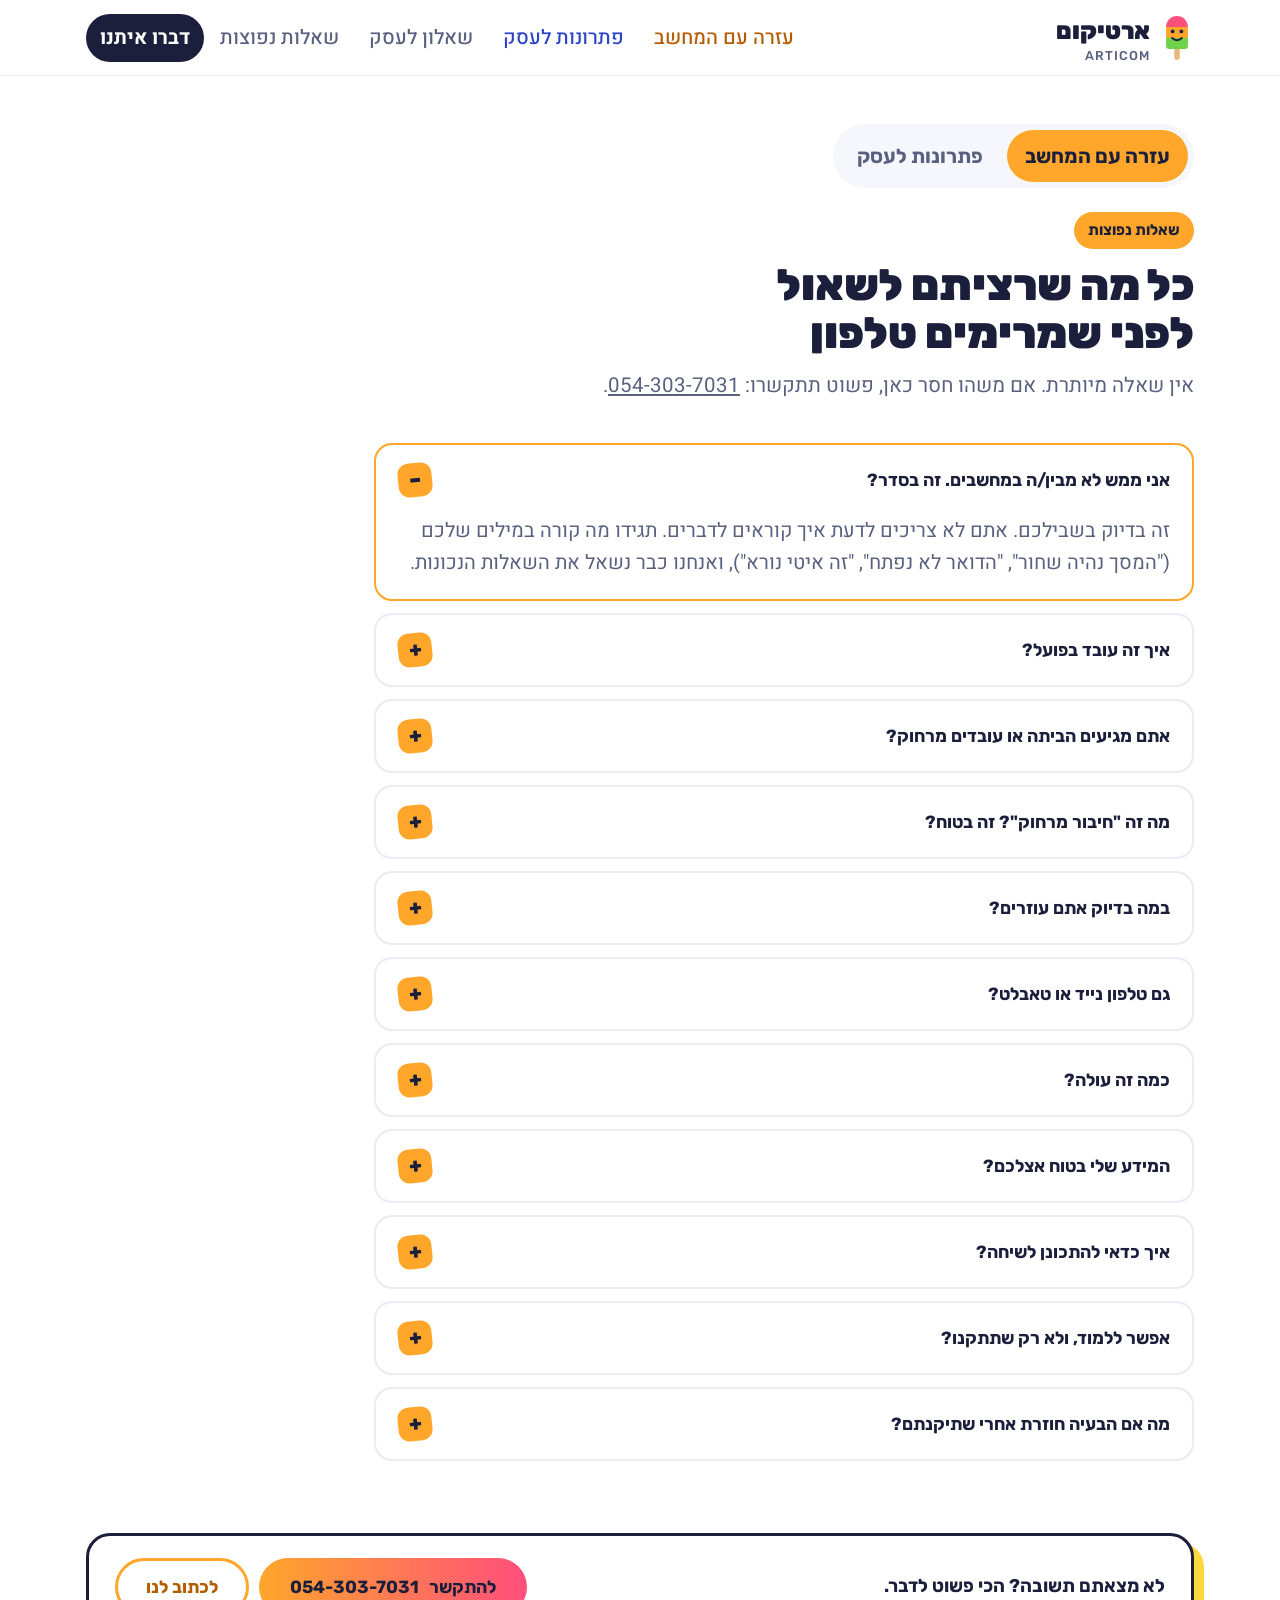
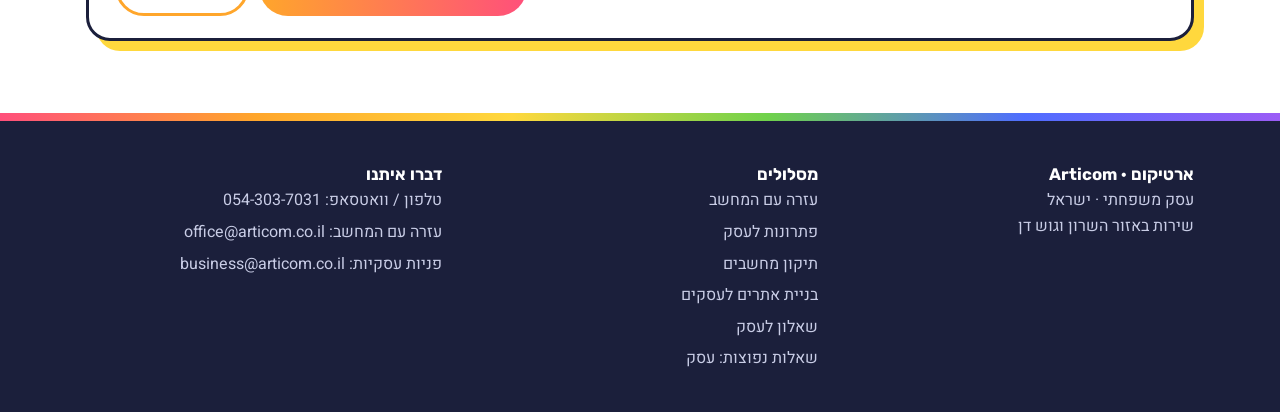
<file: faq-help.html>
<!doctype html>
<html lang="he" dir="rtl">
<head>
<meta charset="utf-8">
<meta name="viewport" content="width=device-width, initial-scale=1, viewport-fit=cover">
<title>שאלות נפוצות: עזרה עם המחשב · ארטיקום</title>
<meta name="description" content="תשובות פשוטות לשאלות על עזרה עם המחשב מארטיקום: איך זה עובד, מרחוק או בבית, מה מכינים לשיחה, ומה לגבי פרטיות.">
<link rel="canonical" href="https://articom.co.il/faq-help.html">
<meta name="theme-color" content="#FFFFFF">
<link rel="icon" href="img/favicon.svg" type="image/svg+xml">
<link rel="icon" href="img/favicon-96.png" type="image/png" sizes="96x96">
<link rel="apple-touch-icon" href="img/apple-touch-icon.png">
<meta property="og:type" content="website">
<meta property="og:locale" content="he_IL">
<meta property="og:site_name" content="ארטיקום">
<meta property="og:title" content="שאלות נפוצות: עזרה עם המחשב · ארטיקום">
<meta property="og:description" content="תשובות פשוטות לשאלות על עזרה עם המחשב מארטיקום: איך זה עובד, מרחוק או בבית, מה מכינים לשיחה, ומה לגבי פרטיות.">
<meta property="og:url" content="https://articom.co.il/faq-help.html">
<meta property="og:image" content="https://articom.co.il/img/og.png">
<meta property="og:image:width" content="1200">
<meta property="og:image:height" content="630">
<meta property="og:image:alt" content="פופסיקו, הארטיק המחייך של ארטיקום: טכנולוגיה בטעם טוב">
<meta name="twitter:card" content="summary_large_image">
<link rel="preconnect" href="https://fonts.googleapis.com">
<link rel="preconnect" href="https://fonts.gstatic.com" crossorigin>
<link rel="stylesheet" href="https://fonts.googleapis.com/css2?family=Rubik:wght@500;700;900&family=Heebo:wght@400;500;700&display=swap">
<link rel="stylesheet" href="css/site.css">
</head>
<body class="has-bar" data-zone="help">
<svg width="0" height="0" style="position:absolute" aria-hidden="true"><defs>
<linearGradient id="popGrad" x1="0" y1="0" x2="0" y2="1"><stop offset="0" stop-color="#FF4F7B"/><stop offset=".34" stop-color="#FF4F7B"/><stop offset=".34" stop-color="#FFA62B"/><stop offset=".67" stop-color="#FFA62B"/><stop offset=".67" stop-color="#6FD24B"/><stop offset="1" stop-color="#6FD24B"/></linearGradient>
<symbol id="logo-pop" viewBox="0 0 60 84"><rect x="25" y="58" width="10" height="24" rx="5" fill="#E8B77D"/><path d="M10 22a20 20 0 0 1 40 0v34a6 6 0 0 1-6 6H16a6 6 0 0 1-6-6z" fill="url(#popGrad)"/><circle cx="22" cy="30" r="3.5" fill="#1B1F3B"/><circle cx="38" cy="30" r="3.5" fill="#1B1F3B"/><path d="M21 42q9 8 18 0" fill="none" stroke="#1B1F3B" stroke-width="3.5" stroke-linecap="round"/></symbol>
</defs></svg>
<header class="site"><div class="wrap">
  <a class="logo" href="index.html" aria-label="ארטיקום, עמוד הבית"><svg aria-hidden="true"><use href="#logo-pop"/></svg><span>ארטיקום<small>ARTICOM</small></span></a>
  <button class="menu-btn" id="menuBtn" aria-expanded="false" aria-controls="mainNav">תפריט</button>
  <nav class="main" id="mainNav" aria-label="ניווט ראשי">
    <a class="help" href="index.html#help">עזרה עם המחשב</a>
    <a class="biz" href="index.html#business">פתרונות לעסק</a>
    <a href="questionnaire.html">שאלון לעסק</a>
    <a href="faq-help.html">שאלות נפוצות</a>
    <a class="cta" href="index.html#help-contact">דברו איתנו</a>
  </nav>
</div></header>
<main>
<div class="wrap page-head">
  <div class="switch" role="navigation" aria-label="נושא השאלות"><a class="on help" href="faq-help.html" aria-current="page">עזרה עם המחשב</a><a class="biz" href="faq-business.html">פתרונות לעסק</a></div>
  <div class="sec-head">
    <span class="tag help">שאלות נפוצות</span>
    <h1>כל מה שרציתם לשאול לפני שמרימים טלפון</h1>
    <p class="lede">אין שאלה מיותרת. אם משהו חסר כאן, פשוט תתקשרו: <a href="tel:+972543037031" dir="ltr">054-303-7031</a>.</p>
  </div>
</div>
<div class="wrap"><div class="faq help">
  <details open><summary>אני ממש לא מבין/ה במחשבים. זה בסדר?</summary><div class="a"><p>זה בדיוק בשבילכם. אתם לא צריכים לדעת איך קוראים לדברים. תגידו מה קורה במילים שלכם ("המסך נהיה שחור", "הדואר לא נפתח", "זה איטי נורא"), ואנחנו כבר נשאל את השאלות הנכונות.</p></div></details>
  <details><summary>איך זה עובד בפועל?</summary><div class="a"><p>מתקשרים, שולחים הודעה בוואטסאפ, או ממלאים את הטופס הקצר באתר. אנחנו חוזרים אליכם לשיחה קצרה כדי להבין את הבעיה.</p><p>הרבה דברים נפתרים כבר בטלפון. אם לא, קובעים: או חיבור מרחוק למחשב, או ביקור אצלכם.</p></div></details>
  <details><summary>אתם מגיעים הביתה או עובדים מרחוק?</summary><div class="a"><p>גם וגם, לפי מה שהבעיה דורשת ומה שנוח לכם. תקלות תוכנה, עדכונים והסברים לרוב מתאימים לחיבור מרחוק. בעיות חומרה, חיבור מדפסת או התקנה ראשונית מתאימים לביקור.</p><p>ביקורי בית: באזור השרון וגוש דן.</p></div></details>
  <details id="remote"><summary>מה זה "חיבור מרחוק"? זה בטוח?</summary><div class="a"><p>חיבור מרחוק אומר שאתם מאשרים לנו, לשיחה אחת, לראות את מסך המחשב שלכם ולהזיז את העכבר, בזמן שאתם יושבים מולו ורואים כל מה שקורה.</p><ul><li>החיבור נפתח רק באישור שלכם, ונסגר בסיום.</li><li>אתם רואים הכל בזמן אמת ואפשר לעצור בכל רגע.</li><li>אנחנו לא שומרים סיסמאות ולא מתקינים כלום בלי להסביר ולקבל אישור.</li></ul></div></details>
  <details><summary>במה בדיוק אתם עוזרים?</summary><div class="a"><ul><li>מחשב איטי, נתקע או לא נדלק כמו שצריך.</li><li>עדכוני מערכת ותוכנות, התקנות והסרות.</li><li>דואר אלקטרוני, וואטסאפ במחשב, זום ושיחות וידאו.</li><li>תמונות: העברה מהטלפון, סידור, גיבוי.</li><li>מדפסות, סורקים, Wi-Fi וחיבור לאינטרנט.</li><li>הודעות מוזרות, חשד לווירוס או להונאה.</li><li>הדרכה אישית: איך עושים דבר מסוים, בקצב שלכם.</li></ul></div></details>
  <details><summary>גם טלפון נייד או טאבלט?</summary><div class="a"><p>כן. הרבה מהבקשות היום הן סביב הטלפון: וואטסאפ, תמונות, אפליקציות של הבנק וקופת החולים. עוזרים גם בזה.</p></div></details>
  <details><summary>כמה זה עולה?</summary><div class="a"><p>לפני שמתחילים לעבוד אנחנו אומרים לכם מה העלות הצפויה, ואם משהו משתנה בדרך, עוצרים ומסבירים. אין חיובים שלא דיברנו עליהם מראש.</p></div></details>
  <details><summary>המידע שלי בטוח אצלכם?</summary><div class="a"><p>אנחנו נוגעים רק במה שצריך כדי לפתור את הבעיה. לא פותחים קבצים אישיים בלי סיבה, לא שומרים סיסמאות, ומסבירים כל פעולה שעושים. אם תרצו, בסוף נראה לכם איך לשנות סיסמה.</p></div></details>
  <details><summary>איך כדאי להתכונן לשיחה?</summary><div class="a"><ul><li>שבו ליד המחשב, כשהוא דלוק.</li><li>אם יש הודעת שגיאה, צלמו אותה בטלפון או כתבו מה כתוב בה.</li><li>נסו להיזכר מתי זה התחיל ומה עשיתם לפני.</li><li>אם זה קשור לדואר או לחשבון כלשהו, שיהיו לידכם פרטי הכניסה. לא נבקש אותם בטלפון, אבל תצטרכו אותם בעצמכם.</li></ul></div></details>
  <details><summary>אפשר ללמוד, ולא רק שתתקנו?</summary><div class="a"><p>בשמחה. אם תרצו, במקום רק לתקן נראה לכם איך לעשות את זה בעצמכם, שלב אחר שלב, ונחזור על זה כמה פעמים שצריך. אפשר גם לקבוע פגישת הדרכה בלי שום תקלה.</p></div></details>
  <details><summary>מה אם הבעיה חוזרת אחרי שתיקנתם?</summary><div class="a"><p>תתקשרו. נבדוק יחד מה קרה. אם זו אותה בעיה בדיוק זמן קצר אחרי הטיפול, נטפל בזה בלי לפתוח קריאה חדשה.</p></div></details>
</div>
<div class="cta-strip"><p>לא מצאתם תשובה? הכי פשוט לדבר.</p><div style="display:flex;gap:10px;flex-wrap:wrap"><a class="btn help" href="tel:+972543037031">להתקשר <span dir="ltr">054-303-7031</span></a><a class="btn ghost help" href="index.html#help-contact">לכתוב לנו</a></div></div>
</div>
</main>
<div class="stripe" aria-hidden="true"></div>
<footer><div class="wrap">
  <div><strong>ארטיקום · Articom</strong><p>עסק משפחתי · ישראל</p><p>שירות באזור השרון וגוש דן</p></div>
  <div><strong>מסלולים</strong><ul><li><a href="index.html#help">עזרה עם המחשב</a></li><li><a href="index.html#business">פתרונות לעסק</a></li><li><a href="computer-repair.html">תיקון מחשבים</a></li><li><a href="business-website.html">בניית אתרים לעסקים</a></li><li><a href="questionnaire.html">שאלון לעסק</a></li><li><a href="faq-business.html">שאלות נפוצות: עסק</a></li></ul></div>
  <div><strong>דברו איתנו</strong><ul><li>טלפון / וואטסאפ: <a href="tel:+972543037031" dir="ltr">054-303-7031</a></li><li>עזרה עם המחשב: <a href="mailto:office@articom.co.il" dir="ltr">office@articom.co.il</a></li><li>פניות עסקיות: <a href="mailto:business@articom.co.il" dir="ltr">business@articom.co.il</a></li></ul></div>
</div></footer>
<div class="callbar" role="region" aria-label="יצירת קשר מהירה"><div class="cb-help"><a class="btn help" href="tel:+972543037031"><svg viewBox="0 0 24 24" fill="none" stroke="currentColor" stroke-width="2.2" stroke-linecap="round" stroke-linejoin="round" aria-hidden="true"><path d="M22 16.9v3a2 2 0 0 1-2.2 2 19.8 19.8 0 0 1-8.6-3.1 19.5 19.5 0 0 1-6-6A19.8 19.8 0 0 1 2.1 4.2 2 2 0 0 1 4.1 2h3a2 2 0 0 1 2 1.7c.1.9.4 1.8.7 2.6a2 2 0 0 1-.5 2.1L8 9.7a16 16 0 0 0 6.3 6.3l1.3-1.3a2 2 0 0 1 2.1-.5c.8.3 1.7.6 2.6.7a2 2 0 0 1 1.7 2z"/></svg>להתקשר</a><a class="btn ghost help" href="https://wa.me/972543037031?text=%D7%A9%D7%9C%D7%95%D7%9D%2C%20%D7%90%D7%A9%D7%9E%D7%97%20%D7%9C%D7%A2%D7%96%D7%A8%D7%94%20%D7%A2%D7%9D%20%D7%94%D7%9E%D7%97%D7%A9%D7%91" target="_blank" rel="noopener"><svg viewBox="0 0 24 24" fill="none" stroke="currentColor" stroke-width="2.2" stroke-linecap="round" stroke-linejoin="round" aria-hidden="true"><path d="M21 11.5a8.5 8.5 0 0 1-12.6 7.4L3 21l2.1-5.4A8.5 8.5 0 1 1 21 11.5z"/></svg>וואטסאפ</a></div></div>
<script>
(function(){function open(){var d=location.hash&&document.getElementById(location.hash.slice(1));if(d&&d.tagName==='DETAILS'){d.open=true;d.scrollIntoView()}}addEventListener('hashchange',open);open()})();
(function(){var b=document.getElementById('menuBtn'),n=document.getElementById('mainNav');if(b){b.addEventListener('click',function(){var o=n.classList.toggle('open');b.setAttribute('aria-expanded',o?'true':'false')})}})();
</script>
</body>
</html>
</file>
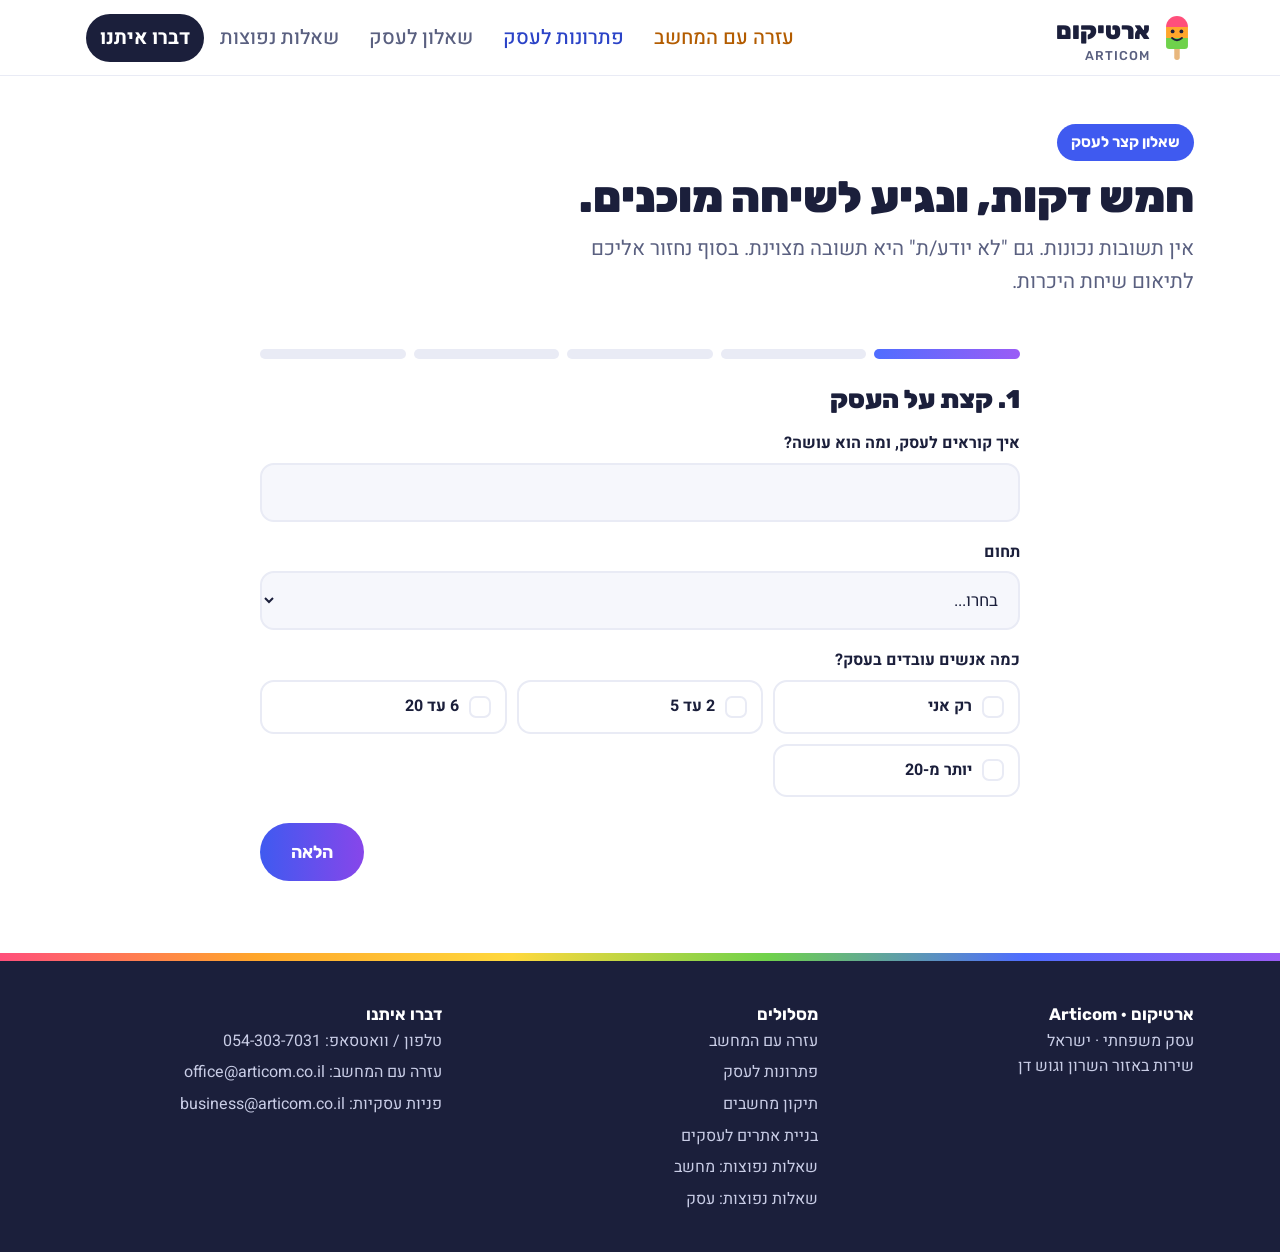
<file: questionnaire.html>
<!doctype html>
<html lang="he" dir="rtl">
<head>
<meta charset="utf-8">
<meta name="viewport" content="width=device-width, initial-scale=1, viewport-fit=cover">
<title>שאלון קצר לעסק · ארטיקום</title>
<meta name="description" content="חמש דקות שעוזרות לנו להגיע מוכנים לשיחת ההיכרות: על העסק, מה יש היום, מה רוצים לשפר ומתי.">
<link rel="canonical" href="https://articom.co.il/questionnaire.html">
<meta name="theme-color" content="#FFFFFF">
<link rel="icon" href="img/favicon.svg" type="image/svg+xml">
<link rel="icon" href="img/favicon-96.png" type="image/png" sizes="96x96">
<link rel="apple-touch-icon" href="img/apple-touch-icon.png">
<meta property="og:type" content="website">
<meta property="og:locale" content="he_IL">
<meta property="og:site_name" content="ארטיקום">
<meta property="og:title" content="שאלון קצר לעסק · ארטיקום">
<meta property="og:description" content="חמש דקות שעוזרות לנו להגיע מוכנים לשיחת ההיכרות: על העסק, מה יש היום, מה רוצים לשפר ומתי.">
<meta property="og:url" content="https://articom.co.il/questionnaire.html">
<meta property="og:image" content="https://articom.co.il/img/og.png">
<meta property="og:image:width" content="1200">
<meta property="og:image:height" content="630">
<meta property="og:image:alt" content="פופסיקו, הארטיק המחייך של ארטיקום: טכנולוגיה בטעם טוב">
<meta name="twitter:card" content="summary_large_image">
<link rel="preconnect" href="https://fonts.googleapis.com">
<link rel="preconnect" href="https://fonts.gstatic.com" crossorigin>
<link rel="stylesheet" href="https://fonts.googleapis.com/css2?family=Rubik:wght@500;700;900&family=Heebo:wght@400;500;700&display=swap">
<link rel="stylesheet" href="css/site.css">
</head>
<body>
<svg width="0" height="0" style="position:absolute" aria-hidden="true"><defs>
<linearGradient id="popGrad" x1="0" y1="0" x2="0" y2="1"><stop offset="0" stop-color="#FF4F7B"/><stop offset=".34" stop-color="#FF4F7B"/><stop offset=".34" stop-color="#FFA62B"/><stop offset=".67" stop-color="#FFA62B"/><stop offset=".67" stop-color="#6FD24B"/><stop offset="1" stop-color="#6FD24B"/></linearGradient>
<symbol id="logo-pop" viewBox="0 0 60 84"><rect x="25" y="58" width="10" height="24" rx="5" fill="#E8B77D"/><path d="M10 22a20 20 0 0 1 40 0v34a6 6 0 0 1-6 6H16a6 6 0 0 1-6-6z" fill="url(#popGrad)"/><circle cx="22" cy="30" r="3.5" fill="#1B1F3B"/><circle cx="38" cy="30" r="3.5" fill="#1B1F3B"/><path d="M21 42q9 8 18 0" fill="none" stroke="#1B1F3B" stroke-width="3.5" stroke-linecap="round"/></symbol>
</defs></svg>
<header class="site"><div class="wrap">
  <a class="logo" href="index.html" aria-label="ארטיקום, עמוד הבית"><svg aria-hidden="true"><use href="#logo-pop"/></svg><span>ארטיקום<small>ARTICOM</small></span></a>
  <button class="menu-btn" id="menuBtn" aria-expanded="false" aria-controls="mainNav">תפריט</button>
  <nav class="main" id="mainNav" aria-label="ניווט ראשי">
    <a class="help" href="index.html#help">עזרה עם המחשב</a>
    <a class="biz" href="index.html#business">פתרונות לעסק</a>
    <a href="questionnaire.html" aria-current="page">שאלון לעסק</a>
    <a href="faq-help.html">שאלות נפוצות</a>
    <a class="cta" href="index.html#biz-contact">דברו איתנו</a>
  </nav>
</div></header>
<main>
<div class="wrap page-head">
  <div class="sec-head">
    <span class="tag biz">שאלון קצר לעסק</span>
    <h1>חמש דקות, ונגיע לשיחה מוכנים.</h1>
    <p class="lede">אין תשובות נכונות. גם "לא יודע/ת" היא תשובה מצוינת. בסוף נחזור אליכם לתיאום שיחת היכרות.</p>
  </div>
</div>
<div class="wrap"><div class="q" id="q">
  <div class="progress" aria-hidden="true"><i class="now"></i><i></i><i></i><i></i><i></i></div>
  <form id="qForm" data-journey="biz" novalidate>
    <input type="hidden" name="kind" value="questionnaire">
    <section class="qstep on" data-step="1">
      <h2>1. קצת על העסק</h2>
      <div class="field"><label for="q-biz">איך קוראים לעסק, ומה הוא עושה?</label><input id="q-biz" name="business" required><span class="err">כתבו לפחות את שם העסק.</span></div>
      <div class="field"><label for="q-field">תחום</label><select id="q-field" name="field"><option value="">בחרו...</option><option>מסעדה, בית קפה או אוכל</option><option>חנות או מכירה</option><option>שירותים מקצועיים (עו"ד, רו"ח, ייעוץ)</option><option>בריאות, טיפול או רווחה</option><option>יופי וטיפוח</option><option>חינוך, הדרכה או חוגים</option><option>בנייה, שיפוצים או תחזוקה</option><option>תיירות ואירוח</option><option>אחר</option></select></div>
      <div class="field"><span class="hint" style="font-weight:700;color:var(--ink)">כמה אנשים עובדים בעסק?</span><div class="choices" role="radiogroup"><label class="choice"><input type="radio" name="size" value="רק אני"><span class="box"></span>רק אני</label><label class="choice"><input type="radio" name="size" value="2 עד 5"><span class="box"></span>2 עד 5</label><label class="choice"><input type="radio" name="size" value="6 עד 20"><span class="box"></span>6 עד 20</label><label class="choice"><input type="radio" name="size" value="יותר מ-20"><span class="box"></span>יותר מ-20</label></div></div>
      <div class="qnav"><span></span><button class="btn biz" type="button" data-next>הלאה</button></div>
    </section>
    <section class="qstep" data-step="2">
      <h2>2. מה יש היום</h2>
      <div class="field"><span class="hint" style="font-weight:700;color:var(--ink)">יש לעסק אתר?</span><div class="choices" role="radiogroup"><label class="choice"><input type="radio" name="site" value="אין אתר"><span class="box"></span>אין אתר</label><label class="choice"><input type="radio" name="site" value="יש, אבל ישן או לא עובד"><span class="box"></span>יש, אבל ישן או לא עובד</label><label class="choice"><input type="radio" name="site" value="יש ועובד סביר"><span class="box"></span>יש ועובד סביר</label></div></div>
      <div class="field"><span class="hint" style="font-weight:700;color:var(--ink)">איפה העסק נמצא היום? (אפשר כמה)</span><div class="choices"><label class="choice"><input type="checkbox" name="channels" value="פייסבוק"><span class="box"></span>פייסבוק</label><label class="choice"><input type="checkbox" name="channels" value="אינסטגרם"><span class="box"></span>אינסטגרם</label><label class="choice"><input type="checkbox" name="channels" value="וואטסאפ עסקי"><span class="box"></span>וואטסאפ עסקי</label><label class="choice"><input type="checkbox" name="channels" value="גוגל (פרופיל עסק)"><span class="box"></span>גוגל (פרופיל עסק)</label><label class="choice"><input type="checkbox" name="channels" value="מדריכים / אתרי פרסום"><span class="box"></span>מדריכים / אתרי פרסום</label><label class="choice"><input type="checkbox" name="channels" value="בעיקר מפה לאוזן"><span class="box"></span>בעיקר מפה לאוזן</label></div></div>
      <div class="field"><label for="q-today">איך לקוחות מגיעים אליכם היום, ואיך אתם מנהלים פניות?</label><span class="hint">למשל: "מתקשרים אליי לנייד, אני רושם בפנקס".</span><textarea id="q-today" name="today"></textarea></div>
      <div class="qnav"><button class="btn ghost" type="button" data-prev>חזרה</button><button class="btn biz" type="button" data-next>הלאה</button></div>
    </section>
    <section class="qstep" data-step="3">
      <h2>3. מה הייתם רוצים</h2>
      <div class="field"><span class="hint" style="font-weight:700;color:var(--ink)">מה מעניין אתכם? (אפשר כמה)</span><div class="choices"><label class="choice"><input type="checkbox" name="wants" value="אתר חדש"><span class="box"></span>אתר חדש</label><label class="choice"><input type="checkbox" name="wants" value="שדרוג לאתר קיים"><span class="box"></span>שדרוג לאתר קיים</label><label class="choice"><input type="checkbox" name="wants" value="קבלת פניות מסודרת"><span class="box"></span>קבלת פניות מסודרת</label><label class="choice"><input type="checkbox" name="wants" value="קביעת תורים אונליין"><span class="box"></span>קביעת תורים אונליין</label><label class="choice"><input type="checkbox" name="wants" value="מכירה או תשלום אונליין"><span class="box"></span>מכירה או תשלום אונליין</label><label class="choice"><input type="checkbox" name="wants" value="דיוור ללקוחות"><span class="box"></span>דיוור ללקוחות</label><label class="choice"><input type="checkbox" name="wants" value="אוטומציה של משימות חוזרות"><span class="box"></span>אוטומציה של משימות חוזרות</label><label class="choice"><input type="checkbox" name="wants" value="עוזר AI למענה ראשוני"><span class="box"></span>עוזר AI למענה ראשוני</label><label class="choice"><input type="checkbox" name="wants" value="לא בטוח/ה, בואו נדבר"><span class="box"></span>לא בטוח/ה, בואו נדבר</label></div></div>
      <div class="field"><label for="q-pain">מה הכי מציק לכם היום בצד הדיגיטלי?</label><span class="hint">הדבר שאם היה נפתר מחר, היה משנה לכם את השבוע.</span><textarea id="q-pain" name="pain"></textarea></div>
      <div class="qnav"><button class="btn ghost" type="button" data-prev>חזרה</button><button class="btn biz" type="button" data-next>הלאה</button></div>
    </section>
    <section class="qstep" data-step="4">
      <h2>4. מסגרת</h2>
      <div class="field"><span class="hint" style="font-weight:700;color:var(--ink)">מתי הייתם רוצים להתחיל?</span><div class="choices" role="radiogroup"><label class="choice"><input type="radio" name="when" value="כמה שיותר מהר"><span class="box"></span>כמה שיותר מהר</label><label class="choice"><input type="radio" name="when" value="בחודש-חודשיים הקרובים"><span class="box"></span>בחודש-חודשיים הקרובים</label><label class="choice"><input type="radio" name="when" value="רק בודקים בינתיים"><span class="box"></span>רק בודקים בינתיים</label></div></div>
      <div class="field"><label for="q-notes">משהו שחשוב לנו לדעת לפני השיחה?</label><span class="hint">מגבלות, לוחות זמנים, ניסיון קודם עם ספקים, או סתם מה שעל הלב.</span><textarea id="q-notes" name="notes"></textarea></div>
      <div class="qnav"><button class="btn ghost" type="button" data-prev>חזרה</button><button class="btn biz" type="button" data-next>הלאה</button></div>
    </section>
    <section class="qstep" data-step="5">
      <h2>5. איך חוזרים אליכם</h2>
      <div class="field"><label for="q-name">שם מלא</label><input id="q-name" name="name" autocomplete="name" required><span class="err">כתבו את השם שלכם.</span></div>
      <div class="field"><label for="q-phone">טלפון</label><input id="q-phone" name="phone" type="tel" inputmode="tel" autocomplete="tel" required><span class="err">צריך מספר טלפון תקין, למשל 050-1234567.</span></div>
      <div class="field"><label for="q-email">דוא"ל</label><input id="q-email" name="email" type="email" inputmode="email" autocomplete="email" required><span class="err">כתובת הדוא"ל לא נראית תקינה.</span></div>
      <div class="field"><label for="q-hours">מתי נוח לכם לדבר?</label><input id="q-hours" name="hours" placeholder="למשל: בקרים, או אחרי 17:00"></div>
      <div class="hp" aria-hidden="true"><label for="q-web">אתר</label><input id="q-web" name="website" tabindex="-1" autocomplete="off"></div>
      <p class="fail">לא הצלחנו לשלוח כרגע. נסו שוב בעוד רגע, או כתבו ל-<a href="mailto:business@articom.co.il" dir="ltr">business@articom.co.il</a>.</p>
      <div class="qnav"><button class="btn ghost" type="button" data-prev>חזרה</button><button class="btn biz" type="submit" id="qSubmit">שלחו, ונתאם שיחה</button></div>
    </section>
  </form>
  <div class="qdone">
    <img src="img/popsico-sm.png" width="95" height="220" alt="" style="height:120px;width:auto">
    <h2 style="margin-top:10px">תודה! קיבלנו את השאלון.</h2>
    <p class="lede" style="margin-inline:auto;margin-top:8px">נעבור על התשובות ונחזור אליכם לתיאום שיחת היכרות. בינתיים, אפשר להציץ ב<a href="faq-business.html">שאלות הנפוצות</a>.</p>
  </div>
</div></div>
</main>
<div class="stripe" aria-hidden="true"></div>
<footer><div class="wrap">
  <div><strong>ארטיקום · Articom</strong><p>עסק משפחתי · ישראל</p><p>שירות באזור השרון וגוש דן</p></div>
  <div><strong>מסלולים</strong><ul><li><a href="index.html#help">עזרה עם המחשב</a></li><li><a href="index.html#business">פתרונות לעסק</a></li><li><a href="computer-repair.html">תיקון מחשבים</a></li><li><a href="business-website.html">בניית אתרים לעסקים</a></li><li><a href="faq-help.html">שאלות נפוצות: מחשב</a></li><li><a href="faq-business.html">שאלות נפוצות: עסק</a></li></ul></div>
  <div><strong>דברו איתנו</strong><ul><li>טלפון / וואטסאפ: <a href="tel:+972543037031" dir="ltr">054-303-7031</a></li><li>עזרה עם המחשב: <a href="mailto:office@articom.co.il" dir="ltr">office@articom.co.il</a></li><li>פניות עסקיות: <a href="mailto:business@articom.co.il" dir="ltr">business@articom.co.il</a></li></ul></div>
</div></footer>
<script src="js/submit.js"></script>
<script>
(function(){
  var b=document.getElementById('menuBtn'),n=document.getElementById('mainNav');if(b){b.addEventListener('click',function(){var o=n.classList.toggle('open');b.setAttribute('aria-expanded',o?'true':'false')})}
  var q=document.getElementById('q'),f=document.getElementById('qForm'),steps=[].slice.call(f.querySelectorAll('.qstep')),bars=[].slice.call(q.querySelectorAll('.progress i')),cur=0;
  function show(i){cur=i;steps.forEach(function(s,k){s.classList.toggle('on',k===i)});bars.forEach(function(x,k){x.className=k<i?'done':k===i?'now':''});q.scrollIntoView({block:'start'});}
  function valid(step){var ok=true;step.querySelectorAll('.field').forEach(function(fd){var c=fd.querySelector('input,textarea,select');if(!c||!c.required)return;var bad=!c.value.trim()||(c.type==='email'&&!/^[^\s@]+@[^\s@]+\.[^\s@]+$/.test(c.value))||(c.type==='tel'&&!window.ArticomPhoneOk(c.value));fd.classList.toggle('invalid',bad);if(bad&&ok){ok=false;c.focus()}});return ok;}
  f.addEventListener('click',function(e){var t=e.target.closest('[data-next],[data-prev]');if(!t)return;if(t.hasAttribute('data-next')){if(valid(steps[cur]))show(cur+1)}else show(cur-1)});
  f.addEventListener('input',function(e){var fd=e.target.closest('.field');if(fd)fd.classList.remove('invalid')});
  f.addEventListener('submit',function(e){
    e.preventDefault(); if(!valid(steps[cur]))return;
    if(cur<steps.length-1){show(cur+1);return} // Enter in an early step moves on, it does not submit
    var data={journey:'biz',kind:'questionnaire',answers:{}};
    new FormData(f).forEach(function(v,k){ if(k==='channels'||k==='wants'){(data.answers[k]=data.answers[k]||[]).push(v)} else if(['name','phone','email','business','website'].indexOf(k)>-1){data[k]=v} else data.answers[k]=v; });
    f.classList.remove('failed');f.querySelector('.fail').style.display='';f.classList.add('busy');
    window.ArticomSubmit(data)
      .then(function(j){if(!j||!j.ok)throw new Error('rejected');q.classList.add('done');q.scrollIntoView({block:'start'})})
      .catch(function(){f.classList.add('failed');f.querySelector('.fail').style.display='block'})
      .then(function(){f.classList.remove('busy')});
  });
})();
</script>
</body>
</html>
</file>
<file: css/site.css>
/* Layout: white page, popsicle palette on everything else. Two journeys color-coded: mango/strawberry = computer help, berry/grape = business. Popsico the mascot appears in the hero, beside each form, and in the about section. Single light theme by brand decision (white ground). */
:root{
  --bg:#FFFFFF; --ink:#1B1F3B; --muted:#5A6080; --line:#E9EBF5; --soft:#F6F7FC;
  --straw:#FF4F7B; --mango:#FFA62B; --lime:#6FD24B; --berry:#4F6DFF; --grape:#9B5CF6; --sun:#FFD83D;
  --help:var(--mango); --help2:var(--straw); --help-soft:#FFF4E6; --help-ink:#B35C00;
  --help-on:var(--ink); /* text on mango/strawberry: white is only 2-3:1 there */
  --biz:var(--berry); --biz2:var(--grape); --biz-btn:#3F5AF0; --biz-btn2:#8746EA; /* a shade deeper so white text passes 4.5:1 */ --biz-soft:#EEF1FF; --biz-ink:#2B43C7;
  --stick:#E8B77D;
  --display:"Rubik","Heebo","Arial Hebrew","Segoe UI",sans-serif;
  --body:"Heebo","Rubik","Arial Hebrew","Segoe UI",sans-serif;
  --r:24px; --shadow:0 14px 36px rgba(27,31,59,.10);
  color-scheme:light;
}
*{box-sizing:border-box}
html{scroll-behavior:smooth;scroll-padding-top:96px}
@media (prefers-reduced-motion:reduce){html{scroll-behavior:auto} *{transition:none!important;animation:none!important}}
body{margin:0;background:var(--bg);color:var(--ink);font-family:var(--body);line-height:1.6;font-size:clamp(17px,1.1vw + 13px,20px)}
body::before{content:"";position:fixed;inset:0 0 auto;height:env(safe-area-inset-top,0px);z-index:10;background:var(--bg)}
h1,h2,h3{font-family:var(--display);line-height:1.12;text-wrap:balance;margin:0}
h1{font-size:clamp(2.4rem,5.6vw,4.4rem);font-weight:900;letter-spacing:-.015em}
h2{font-size:clamp(1.8rem,3.4vw,2.8rem);font-weight:900}
h3{font-size:1.25rem;font-weight:700}
p{margin:0}
a{color:inherit}
.wrap{max-width:1140px;margin-inline:auto;padding-left:max(16px,env(safe-area-inset-left,0px));padding-right:max(16px,env(safe-area-inset-right,0px))}
:focus-visible{outline:3px solid var(--grape);outline-offset:3px;border-radius:8px}
.hl{background:linear-gradient(transparent 55%,var(--sun) 55%);padding-inline:.1em}

/* draft banner */
.draft{background:var(--ink);color:#fff;font-weight:500;font-size:.95rem;text-align:center;padding-block:8px}
.draft .wrap{display:flex;gap:10px;justify-content:center;align-items:center;flex-wrap:wrap}
.draft b{font-family:var(--display);background:var(--sun);color:var(--ink);padding:2px 10px;border-radius:999px;font-size:.85rem}

/* header */
header.site{position:sticky;top:env(safe-area-inset-top,0px);z-index:9;background:rgba(255,255,255,.9);backdrop-filter:blur(10px);border-bottom:1px solid var(--line)}
header.site .wrap{display:flex;align-items:center;justify-content:space-between;gap:16px;padding-block:12px}
.logo{display:flex;align-items:center;gap:10px;font-family:var(--display);font-weight:900;font-size:1.5rem;text-decoration:none}
.logo svg{width:34px;height:46px;flex:none}
.logo small{font-weight:500;font-size:.8rem;color:var(--muted);letter-spacing:.08em;display:block;line-height:1}
nav.main{display:flex;gap:2px;flex-wrap:wrap}
nav.main a{text-decoration:none;font-weight:500;padding:8px 14px;border-radius:999px;color:var(--muted)}
nav.main a:hover{background:var(--soft);color:var(--ink)}
nav.main a.help{color:var(--help-ink)} nav.main a.biz{color:var(--biz-ink)}
nav.main a.cta{background:var(--ink);color:#fff;font-weight:700}
.menu-btn{display:none;border:2px solid var(--line);background:#fff;border-radius:12px;padding:8px 12px;font:inherit;font-weight:700;color:var(--ink)}
@media (max-width:800px){
  .menu-btn{display:inline-block}
  nav.main{display:none;position:absolute;inset-inline:0;top:100%;background:#fff;border-bottom:1px solid var(--line);padding:12px max(16px,env(safe-area-inset-left,0px)) 16px;flex-direction:column;gap:4px}
  nav.main.open{display:flex}
  nav.main a{font-size:1.1rem;padding:12px 14px}
}

/* buttons */
.btn{display:inline-flex;align-items:center;justify-content:center;gap:10px;min-height:58px;padding:12px 28px;border-radius:999px;font-family:var(--display);font-weight:700;font-size:1.1rem;text-decoration:none;border:3px solid transparent;cursor:pointer;transition:transform .15s,box-shadow .15s;color:#fff}
.btn:hover{transform:translateY(-2px) rotate(-.5deg);box-shadow:var(--shadow)}
.btn.help{background:linear-gradient(90deg,var(--help),var(--help2)) border-box;color:var(--help-on)} .btn.biz{background:linear-gradient(90deg,var(--biz-btn),var(--biz-btn2)) border-box}
.btn.ghost{background:#fff;color:var(--ink);border-color:var(--line)}
.btn.ghost.help{color:var(--help-ink);border-color:var(--help)} .btn.ghost.biz{color:var(--biz-ink);border-color:var(--biz)}
.btn svg{width:22px;height:22px;flex:none}

/* hero */
.hero{position:relative;overflow:hidden;padding-block:48px 72px}
.confetti{position:absolute;inset:0;pointer-events:none;overflow:hidden}
.confetti i{position:absolute;display:block;border-radius:4px;opacity:.9}
.hero .wrap{position:relative;display:grid;gap:44px}
.hero-top{display:grid;grid-template-columns:1.15fr .85fr;gap:32px;align-items:center}
@media (max-width:860px){.hero-top{grid-template-columns:1fr}}
.hero-copy{display:grid;gap:18px}
.eyebrow{display:inline-flex;align-items:center;gap:10px;font-family:var(--display);font-weight:700;font-size:.95rem;color:var(--muted)}
.eyebrow::before{content:"";width:12px;height:12px;border-radius:50%;background:var(--straw);flex:none;box-shadow:-16px 0 0 var(--mango),-32px 0 0 var(--lime),-48px 0 0 var(--berry);margin-inline-end:50px}
.lede{font-size:clamp(1.15rem,1.6vw,1.45rem);color:var(--muted);max-width:32em}
.mascot-stage{position:relative;display:flex;justify-content:center;align-items:flex-start;gap:20px;min-height:320px}
.mascot-stage .pop{width:auto;height:min(360px,46vw);max-width:100%;filter:drop-shadow(0 24px 28px rgba(27,31,59,.22));animation:bob 4s ease-in-out infinite}
@keyframes bob{0%,100%{transform:translateY(0) rotate(-3deg)}50%{transform:translateY(-10px) rotate(3deg)}}
.bubble{position:relative;margin-top:24px;max-width:220px;background:#fff;border:3px solid var(--ink);border-radius:20px;padding:12px 16px;font-family:var(--display);font-weight:700;font-size:1rem;line-height:1.35;box-shadow:6px 6px 0 var(--sun)}
.bubble::after{content:"";position:absolute;top:calc(50% - 9px);left:-11.5px;width:18px;height:18px;background:#fff;border:solid var(--ink);border-width:0 0 3px 3px;transform:rotate(45deg)} /* points at the mascot, on its left */
@media (max-width:860px){
  .hero{padding-block:28px 56px} .hero .wrap{gap:24px}
  .hero-top{gap:18px} .hero-copy{gap:12px}
  .mascot-stage{min-height:0;justify-content:flex-start;align-items:center;gap:16px}
  .mascot-stage .pop{height:132px}
  .bubble{margin-top:0;box-shadow:4px 4px 0 var(--sun)}
  .confetti i:nth-child(3),.confetti i:nth-child(5){display:none}
}
.paths{display:grid;grid-template-columns:repeat(auto-fit,minmax(300px,1fr));gap:24px}
.path{position:relative;background:#fff;border-radius:var(--r);padding:30px 28px 28px;display:grid;gap:16px;align-content:start;border:3px solid var(--ink);box-shadow:10px 10px 0 var(--pc);transition:transform .2s,box-shadow .2s}
.path.help{--pc:var(--help)} .path.biz{--pc:var(--biz)}
.path:hover{transform:translate(-3px,-3px);box-shadow:14px 14px 0 var(--pc)}
.path .icon{width:72px;height:72px;border-radius:22px;display:grid;place-items:center;background:var(--pc);color:#fff;transform:rotate(-6deg)}
.path .icon svg{width:40px;height:40px}
.path.help .icon{color:var(--help-on)}
.path h2{font-size:1.9rem}
.path .who{font-weight:500;color:var(--muted)}
.path ul{margin:0;padding:0;list-style:none;display:grid;gap:8px}
.path li{display:flex;gap:10px;align-items:flex-start}
.path li::before{content:"";flex:none;width:10px;height:10px;border-radius:3px;margin-top:.6em;background:var(--pc);transform:rotate(45deg)}
.path .btn{margin-top:6px;justify-self:start}
@media (max-width:860px){.path{padding:22px 20px;gap:12px} .path .icon{width:56px;height:56px;border-radius:18px} .path .icon svg{width:32px;height:32px} .path h2{font-size:1.6rem}}

/* sections */
section.block{padding-block:72px}
section.block.tint-help{background:var(--help-soft)} section.block.tint-biz{background:var(--biz-soft)}
.sec-head{display:grid;gap:12px;max-width:760px;margin-bottom:40px}
.intro{display:grid;grid-template-columns:1.1fr .9fr;gap:32px;align-items:center;margin-bottom:40px}
.intro .sec-head{margin-bottom:0}
.scene{margin:0;min-width:0;position:relative;width:100%;max-width:560px;margin-inline:auto;aspect-ratio:4/3}
.scene img:first-child{display:block;width:100%;height:100%;border-radius:28px;background:var(--soft);box-shadow:var(--shadow);object-fit:cover}
.scene .badge{position:absolute;bottom:-28px;inset-inline-start:-10px;width:auto;height:clamp(110px,24%,150px);transform:rotate(-8deg);filter:drop-shadow(0 8px 10px rgba(27,31,59,.28))}
@media (max-width:860px){.intro{grid-template-columns:1fr}.scene{max-width:420px}}
.tag{display:inline-flex;align-items:center;gap:8px;font-family:var(--display);font-weight:700;font-size:.95rem;padding:6px 14px;border-radius:999px;width:max-content;color:#fff}
.tag.help{background:var(--help);color:var(--help-on)} .tag.biz{background:var(--biz-btn)} .tag.sun{background:var(--sun);color:var(--ink)} .tag.lime{background:var(--lime);color:var(--ink)}
.grid{display:grid;gap:18px;grid-template-columns:repeat(auto-fit,minmax(230px,1fr))}
.card{background:#fff;border:2px solid var(--line);border-radius:20px;padding:22px;display:grid;gap:8px;align-content:start;min-width:0;transition:transform .15s,border-color .15s}
.card:hover{transform:translateY(-3px);border-color:var(--c)}
.card .ico{width:56px;height:56px;border-radius:16px;display:grid;place-items:center;margin-bottom:6px;background:var(--c);color:#fff;transform:rotate(-4deg)}
.card .ico svg{width:30px;height:30px}
.card p{color:var(--muted);font-size:1.08rem}
#business .grid{grid-template-columns:repeat(auto-fit,minmax(200px,1fr))}
.c-straw{--c:var(--straw)} .c-mango{--c:var(--mango)} .c-lime{--c:var(--lime)} .c-berry{--c:var(--berry)} .c-grape{--c:var(--grape)} .c-sun{--c:var(--sun)}
.c-lime .ico,.c-sun .ico,.c-mango .ico{color:var(--ink)}

/* contact */
.contact{display:grid;gap:28px;grid-template-columns:1fr 1fr;align-items:start;margin-top:48px}
@media (max-width:860px){.contact{grid-template-columns:1fr;gap:76px}} /* room for the mascot peeking over the form */
.safe{background:#fff;border:2px solid var(--help);border-radius:16px;padding:14px 18px;font-size:1.05rem}
.anchor{position:absolute;top:0}
.direct{display:grid;gap:14px}
.direct .btn{width:100%;min-height:66px;font-size:1.25rem}
.note{font-size:1.05rem;color:var(--muted);display:flex;gap:8px;align-items:flex-start;flex-wrap:wrap}
.ph{font-family:var(--display);background:var(--sun);color:var(--ink);padding:1px 8px;border-radius:6px;font-size:.9em;white-space:nowrap;font-weight:700}
form.f{position:relative;background:#fff;border:3px solid var(--ink);border-radius:var(--r);padding:26px;display:grid;gap:16px;min-width:0;box-shadow:10px 10px 0 var(--fc)}
form.f.help{--fc:var(--help)} form.f.biz{--fc:var(--biz)}
form.f h3{font-size:1.4rem;padding-inline-end:70px}
form.f .peek{position:absolute;top:-64px;inset-inline-end:22px;width:auto;height:96px;transform:rotate(8deg);filter:drop-shadow(0 6px 8px rgba(27,31,59,.25))}
.field{display:grid;gap:6px}
.field label{font-weight:700;font-size:1rem}
.field .hint{font-size:1rem;color:var(--muted)}
.field input,.field textarea{font:inherit;font-size:1.05rem;padding:14px 16px;border-radius:14px;border:2px solid var(--line);background:var(--soft);color:var(--ink);width:100%;min-width:0}
.field input:focus,.field textarea:focus{border-color:var(--grape);background:#fff;outline:none}
.field textarea{min-height:120px;resize:vertical}
.field .err{display:none;color:#C92A4E;font-size:1rem;font-weight:500}
.field.invalid .err{display:block} .field.invalid input,.field.invalid textarea{border-color:#C92A4E}
form.f .btn{width:100%}
.sent,.fail{display:none;border-radius:14px;padding:16px;font-weight:500;background:var(--soft)}
.fail{background:#FFE9EE;color:#9B1C3A}
form.f.done .sent{display:block} form.f.failed .fail{display:block}
form.f.done button.btn{display:none} /* sent: no accidental duplicates */
form.f.busy .btn{opacity:.6;pointer-events:none}
.hp{position:absolute;inset-inline-start:-9999px;width:1px;height:1px;overflow:hidden}

/* process */
.steps{display:grid;gap:0;counter-reset:step;margin:0;padding:0;list-style:none}
.step{display:grid;grid-template-columns:56px 1fr;gap:18px;padding-block:16px;position:relative}
.step::before{counter-increment:step;content:counter(step);width:50px;height:50px;border-radius:16px;background:var(--sc);color:#fff;font-family:var(--display);font-weight:900;font-size:1.35rem;display:grid;place-items:center;position:relative;z-index:1;transform:rotate(-5deg)}
.step:nth-child(1){--sc:var(--straw)} .step:nth-child(2){--sc:var(--mango)} .step:nth-child(3){--sc:var(--lime)} .step:nth-child(4){--sc:var(--berry)} .step:nth-child(5){--sc:var(--grape)}
.step:not(:last-child)::after{content:"";position:absolute;inset-inline-start:23px;top:66px;bottom:-14px;width:3px;border-radius:2px;background:var(--line)}
.step:nth-child(2)::before,.step:nth-child(3)::before{color:var(--ink)}
.step h3{margin-bottom:4px}
.step p{color:var(--muted)}
.two{display:grid;gap:32px;grid-template-columns:1fr 1fr;align-items:start}
@media (max-width:860px){.two{grid-template-columns:1fr;gap:76px}}
@media (min-width:861px){#process .scene .badge{display:none}} /* the form below carries its own mascot */

/* about */
.about{display:grid;gap:32px;grid-template-columns:1fr 1fr;align-items:center}
@media (max-width:860px){.about{grid-template-columns:1fr}}
.about-text{display:grid;gap:14px}
.about-text p{color:var(--muted);font-size:1.05rem}
.about-art{position:relative;display:grid;place-items:center;padding:24px}
.about-art .ring{position:absolute;inset:10%;border-radius:50%;background:conic-gradient(var(--straw),var(--mango),var(--sun),var(--lime),var(--berry),var(--grape),var(--straw));opacity:.18}
.about-art .pop{position:relative;width:auto;height:min(340px,50vw);max-width:100%}
.nametag{position:absolute;bottom:6%;inset-inline-start:8%;background:#fff;border:3px solid var(--ink);border-radius:14px;padding:8px 14px;font-family:var(--display);font-weight:700;box-shadow:5px 5px 0 var(--lime);transform:rotate(-4deg)}

/* footer */
footer{background:var(--ink);color:#C9CDE6;padding-block:40px;font-size:1rem}
footer .wrap{display:grid;gap:20px;grid-template-columns:repeat(auto-fit,minmax(220px,1fr))}
footer strong{color:#fff;font-family:var(--display);font-size:1.05rem}
footer ul{list-style:none;margin:0;padding:0;display:grid;gap:6px}
footer a{text-decoration:none} footer a:hover{text-decoration:underline;color:#fff}
footer .ph{background:var(--sun);color:var(--ink)}
.stripe{height:8px;background:linear-gradient(90deg,var(--straw),var(--mango),var(--sun),var(--lime),var(--berry),var(--grape))}

/* ---- after-send flows */
.flows{display:grid;gap:22px;grid-template-columns:repeat(auto-fit,minmax(300px,1fr))}
.flow{border:3px solid var(--ink);border-radius:var(--r);padding:26px;display:grid;gap:14px;background:#fff;box-shadow:10px 10px 0 var(--fc)}
.flow.help{--fc:var(--help)} .flow.biz{--fc:var(--biz)}
.flow ol{margin:0;padding:0;list-style:none;display:grid;gap:12px;counter-reset:fl}
.flow li{display:grid;grid-template-columns:40px 1fr;gap:12px;align-items:start;color:var(--muted)}
.flow li>div{min-width:0}
.flow li b{color:var(--ink)}
.flow li::before{counter-increment:fl;content:counter(fl);width:36px;height:36px;border-radius:12px;background:var(--fc);color:#fff;font-family:var(--display);font-weight:900;display:grid;place-items:center;transform:rotate(-5deg)}
.flow.help li::before{color:var(--help-on)}
.flow .btn{justify-self:start}
/* ---- subpages */
.page-head{padding-block:48px 16px}
.page-head .sec-head{margin-bottom:0}
.page-head h1{font-size:clamp(1.8rem,3.4vw,2.8rem);letter-spacing:0}
.switch{display:inline-flex;gap:6px;background:var(--soft);padding:6px;border-radius:999px;margin-bottom:24px}
.switch a{text-decoration:none;padding:10px 18px;border-radius:999px;font-family:var(--display);font-weight:700;color:var(--muted)}
.switch a.on.help{background:var(--help);color:var(--help-on)} .switch a.on.biz{background:var(--biz-btn);color:#fff}
.faq{max-width:820px;display:grid;gap:12px;padding-block:24px 72px}
.faq details{border:2px solid var(--line);border-radius:18px;background:#fff;padding:0 22px;transition:border-color .15s}
.faq details[open]{border-color:var(--c)}
.faq summary{cursor:pointer;list-style:none;display:flex;justify-content:space-between;gap:16px;align-items:center;padding:18px 0;font-family:var(--display);font-weight:700;font-size:1.1rem}
.faq summary::-webkit-details-marker{display:none}
.faq summary::after{content:"+";flex:none;width:34px;height:34px;border-radius:11px;background:var(--c);color:#fff;display:grid;place-items:center;font-size:1.3rem;font-weight:900;transform:rotate(-6deg)}
.faq details[open] summary::after{content:"–"}
.faq .a{padding:0 0 20px;color:var(--muted);display:grid;gap:10px}
.faq .a ul{margin:0;padding-inline-start:1.2em}
.faq.help summary::after{color:var(--help-on)}
.faq.help{--c:var(--help)} .faq.biz{--c:var(--biz)}
.cta-strip{display:flex;flex-wrap:wrap;gap:14px;align-items:center;justify-content:space-between;border:3px solid var(--ink);border-radius:var(--r);padding:22px 26px;background:#fff;box-shadow:10px 10px 0 var(--sun);margin-bottom:72px}
.cta-strip p{font-family:var(--display);font-weight:700;font-size:1.15rem}
/* ---- questionnaire */
.q{max-width:760px;margin-inline:auto;padding-block:16px 72px}
.progress{display:grid;grid-template-columns:repeat(5,1fr);gap:8px;margin:18px 0 26px}
.progress i{height:10px;border-radius:999px;background:var(--line)}
.progress i.done{background:var(--biz)} .progress i.now{background:linear-gradient(90deg,var(--biz),var(--grape))}
.qstep{display:none;gap:18px}
.qstep.on{display:grid}
.qstep h2{font-size:1.6rem}
.choices{display:grid;gap:10px;grid-template-columns:repeat(auto-fit,minmax(200px,1fr))}
.choice{position:relative;display:flex;gap:10px;align-items:center;border:2px solid var(--line);border-radius:14px;padding:12px 14px;cursor:pointer;background:#fff;font-weight:500}
.choice input{position:absolute;opacity:0;inset:0;cursor:pointer}
.choice span.box{flex:none;width:22px;height:22px;border-radius:7px;border:2px solid var(--line);display:grid;place-items:center;font-size:.9rem;color:#fff}
.choice input:checked ~ span.box{background:var(--biz);border-color:var(--biz)}
.choice input:checked ~ span.box::after{content:"✓"}
.choice:has(input:checked){border-color:var(--biz);background:var(--biz-soft)}
.choice:has(input:focus-visible){outline:3px solid var(--grape);outline-offset:2px}
.qnav{display:flex;justify-content:space-between;gap:12px;flex-wrap:wrap;margin-top:8px}
.field select{font:inherit;font-size:1.05rem;padding:14px 16px;border-radius:14px;border:2px solid var(--line);background:var(--soft);color:var(--ink);width:100%}
.field select:focus{border-color:var(--grape);background:#fff;outline:none}
.qdone{display:none;border:3px solid var(--ink);border-radius:var(--r);padding:26px;background:#fff;box-shadow:10px 10px 0 var(--biz);text-align:center;display:none}
.q.done .qdone{display:block} .q.done form,.q.done .progress{display:none}

/* ---- mobile contact bar: one tap to a person, per journey */
.callbar{display:none}
@media (max-width:800px){
  .callbar{display:block;position:fixed;inset:auto 0 0;z-index:8;background:rgba(255,255,255,.96);border-top:1px solid var(--line);padding:8px max(12px,env(safe-area-inset-right,0px)) calc(8px + env(safe-area-inset-bottom,0px)) max(12px,env(safe-area-inset-left,0px))}
  .callbar>div{display:none;gap:10px}
  body[data-zone=help] .cb-help,body[data-zone=biz] .cb-biz{display:flex}
  .callbar .btn{flex:1;min-height:52px;padding:8px 12px}
  .callbar .btn:hover{transform:none;box-shadow:none}
  body[data-zone=form] .callbar{display:none}
  body.has-bar{padding-bottom:calc(69px + env(safe-area-inset-bottom,0px))}
  body.has-bar:has(form :focus) .callbar{display:none} /* keep clear of the on-screen keyboard */
}
</file>
<file: css/landing.css>
/* Landing pages. Extends site.css: same palette, outlines and offset shadows, one action per page. */
.lp ::selection{background:var(--sun);color:var(--ink)}
.lp{caret-color:var(--grape)}
.lp a{text-underline-offset:.2em}
.lp section h2{max-width:22ch}
.lp .lede{margin-top:14px}
.lp-cta{display:flex;flex-wrap:wrap;gap:12px;margin-top:26px}
.btn.big{min-height:66px;font-size:1.25rem}

/* header */
.head-call{display:inline-flex;align-items:center;gap:8px;min-height:48px;padding:8px 18px;border-radius:999px;text-decoration:none;font-family:var(--display);font-weight:700;border:3px solid var(--ink);color:var(--ink)}
.head-call svg{width:20px;height:20px;flex:none}
.head-call.biz{background:var(--ink);color:#fff}
.head-call:hover{background:var(--sun);color:var(--ink)}
@media (max-width:800px){.head-call{display:none}} /* the bottom bar carries the action */

/* hero: the offer on the right, the form within reach on the left */
.lp-hero{padding-block:72px 80px;position:relative;overflow:hidden}
.lp-help .lp-hero{background:var(--help-soft)} .lp-biz .lp-hero{background:var(--biz-soft)}
.lp-hero .wrap{display:grid;grid-template-columns:1.15fr .85fr;gap:56px;align-items:center}
.lp-hero h1{font-size:clamp(2.6rem,5.4vw,4.6rem);max-width:11ch}
.lp-biz .lp-hero h1{max-width:12ch}
.lp-hero h1 .hl{white-space:nowrap}
.lp-hero .lede{color:#474D6E}
.where{margin-top:18px;font-size:1.05rem;color:#474D6E;max-width:34em}
form.f h2{font-size:1.5rem;padding-inline-end:70px}
#leadForm textarea{min-height:88px}
.ticks{list-style:none;margin:24px 0 0;padding:0;display:grid;gap:12px;max-width:34em}
.ticks li{display:flex;gap:12px;align-items:flex-start;font-weight:500}
.ticks svg{flex:none;width:30px;height:30px;padding:5px;border-radius:10px;background:var(--lime);color:var(--ink);stroke-width:3.2;margin-top:2px}
@media (max-width:860px){
  .lp-hero{padding-block:36px 56px}
  .lp-hero .wrap{grid-template-columns:minmax(0,1fr);gap:88px}
  .lp-cta .btn{width:100%}
}

@media (min-width:1000px){.lp .pair{grid-template-columns:1fr 1fr;gap:14px;align-items:start}.lp-biz .lp-hero{padding-block:72px 72px}.lp-biz .lp-hero .wrap{align-items:start}.lp-biz .lp-copy{padding-top:48px}.lp-biz form.f{gap:13px;padding-block:22px}}
.pair{display:grid;gap:16px}

/* what the visitor says: speech bubbles */
.says{display:flex;flex-wrap:wrap;gap:22px 18px;margin-top:36px}
.say{position:relative;font:inherit;font-family:var(--display);font-weight:700;font-size:1.2rem;line-height:1.3;text-align:start;background:#fff;color:var(--ink);border:3px solid var(--ink);border-radius:22px;padding:16px 22px;min-height:60px;cursor:pointer;box-shadow:5px 5px 0 var(--bc);transition:transform .18s cubic-bezier(.16,1,.3,1),box-shadow .18s cubic-bezier(.16,1,.3,1),background-color .18s}
.say::after{content:"";position:absolute;bottom:-11px;inset-inline-start:30px;width:16px;height:16px;background:inherit;border:solid var(--ink);border-width:0 3px 3px 0;transform:rotate(45deg)}
.say:nth-child(4n+1){--bc:var(--mango)} .say:nth-child(4n+2){--bc:var(--straw)} .say:nth-child(4n+3){--bc:var(--lime)} .say:nth-child(4n){--bc:var(--berry)}
.say:hover{transform:translate(-2px,-2px);box-shadow:8px 8px 0 var(--bc)}
.say:active{transform:translate(3px,3px);box-shadow:2px 2px 0 var(--bc)}
.say[aria-pressed=true]{background:var(--sun)}
.picked{margin-top:34px;border:3px solid var(--ink);border-radius:var(--r);padding:22px 26px;background:var(--help-soft)}
.picked[hidden]{display:none}
.picked{scroll-margin-bottom:96px}
.picked p{font-size:1.15rem}
.picked .lp-cta{margin-top:16px}
.also{margin-top:30px;font-size:1.05rem;color:var(--muted)}
@media (max-width:860px){.says{gap:20px 12px}.say{font-size:1.08rem;padding:13px 17px}}

/* photo beside steps */
.lp-split{display:grid;grid-template-columns:.9fr 1.1fr;gap:56px;align-items:center}
.lp-split .steps{margin-top:22px}
@media (max-width:860px){.lp-split{grid-template-columns:minmax(0,1fr);gap:32px}}
.lp-help .step:nth-child(1){--sc:var(--mango)} .lp-help .step:nth-child(1)::before{color:var(--ink)}
.lp-help .step:nth-child(2){--sc:var(--sun)} .lp-help .step:nth-child(3){--sc:var(--lime)}

/* remote or at home: one board, two halves */
.versus{display:grid;grid-template-columns:1fr 1fr;margin-top:34px;border:3px solid var(--ink);border-radius:var(--r);overflow:hidden;box-shadow:10px 10px 0 var(--help)}
.versus>div{padding:34px 36px}
.versus>div:first-child{background:var(--help-soft);border-inline-end:3px solid var(--ink)}
.versus h3{font-size:1.5rem}
.versus ul{list-style:none;margin:16px 0 0;padding:0}
.versus li{font-size:1.2rem;padding-block:9px;border-bottom:2px solid rgba(27,31,59,.12)}
.versus li:last-child{border-bottom:0}
.versus p{margin-top:12px;color:#474D6E}
@media (max-width:700px){.versus{grid-template-columns:1fr}.versus>div{padding:26px 24px}.versus>div:first-child{border-inline-end:0;border-bottom:3px solid var(--ink)}}

/* promises on ink */
.lp-ink{background:var(--ink);color:#fff;padding-block:80px}
.lp-ink .wrap{display:grid;grid-template-columns:.8fr 1.2fr;gap:56px;align-items:start}
.lp-ink h2{font-size:clamp(2.1rem,4vw,3.4rem)}
.vows{list-style:none;margin:0;padding:0}
.vows li{display:flex;gap:18px;align-items:flex-start;font-family:var(--display);font-weight:500;font-size:clamp(1.15rem,1.7vw,1.45rem);line-height:1.4;padding-block:18px;border-bottom:2px solid rgba(255,255,255,.16)}
.vows li:first-child{padding-top:4px} .vows li:last-child{border-bottom:0}
.vows svg{flex:none;width:34px;height:34px;padding:6px;border-radius:11px;background:var(--sun);color:var(--ink);stroke-width:3.2}
.lp-ink :focus-visible{outline-color:var(--sun)}
@media (max-width:860px){.lp-ink{padding-block:60px}.lp-ink .wrap{grid-template-columns:minmax(0,1fr);gap:26px}}

/* faq beside its heading */
.lp-faq{display:grid;grid-template-columns:.6fr 1.4fr;gap:48px;align-items:start}
.lp-faq .faq{padding-block:0;max-width:none}
@media (max-width:860px){.lp-faq{grid-template-columns:minmax(0,1fr);gap:24px}}

/* closing */
.lp-end{padding-block:72px}
.lp-help .lp-end{background:var(--help-soft)} .lp-biz .lp-end{background:var(--biz-soft)}
.lp-end .wrap{display:flex;gap:56px;align-items:center;justify-content:center}
.lp-end img{width:auto;height:300px;transform:rotate(4deg);filter:drop-shadow(0 20px 22px rgba(27,31,59,.2))}
@media (max-width:860px){.lp-end{padding-block:52px}.lp-end .wrap{gap:20px;align-items:flex-start}.lp-end img{height:150px}.lp-end .wrap>div{flex:1;min-width:0}.lp-end .lp-cta{margin-inline-start:-86px}}

/* business: an annotated site */
.anatomy{display:grid;grid-template-columns:1.15fr .85fr;gap:56px;align-items:center;margin-top:40px}
.browser{border:3px solid var(--ink);border-radius:20px;overflow:hidden;background:#fff;box-shadow:10px 10px 0 var(--berry);font-family:var(--display)}
.chrome{display:flex;align-items:center;gap:7px;padding:12px 16px;border-bottom:3px solid var(--ink);background:var(--soft);direction:ltr}
.chrome i{width:13px;height:13px;border-radius:50%;background:var(--straw)} .chrome i:nth-child(2){background:var(--sun)} .chrome i:nth-child(3){background:var(--lime)}
.chrome span{margin-left:10px;flex:1;background:#fff;border:2px solid var(--line);border-radius:999px;padding:2px 14px;font-family:var(--body);font-size:.95rem;color:var(--muted)}
.screen{padding:20px}
.m-top{display:flex;gap:18px;align-items:center;font-size:.95rem;color:var(--muted);padding-bottom:14px}
.m-top b{color:var(--ink);font-size:1.1rem;margin-inline-end:auto}
.m-hero{position:relative;background:var(--sun);border-radius:16px;padding:34px 28px;display:grid;gap:18px;justify-items:start}
.m-hero strong{font-size:clamp(1.4rem,2.4vw,2rem);line-height:1.15;font-weight:900}
.m-btn{position:relative;background:var(--ink);color:#fff;border-radius:999px;padding:10px 22px;font-weight:700;font-size:1.05rem}
.m-btn.s{padding:5px 18px;font-size:.95rem;justify-self:start}
.m-row{display:grid;grid-template-columns:1fr 1fr;gap:16px;margin-top:16px}
.m-form,.m-chart{position:relative;border:2px solid var(--line);border-radius:16px;padding:18px;min-height:142px}
.m-form{display:grid;gap:10px;align-content:center} .m-form i{height:26px;border-radius:8px;background:var(--soft);border:2px solid var(--line)}
.m-chart{display:flex;align-items:flex-end;gap:10px} .m-chart u{flex:1;border-radius:8px 8px 0 0;background:var(--berry)} .m-chart u:nth-of-type(2){background:var(--grape)} .m-chart u:nth-of-type(3){background:var(--lime)} .m-chart u:nth-of-type(4){background:var(--straw)}
.browser em,.notes li::before{font-style:normal;font-family:var(--display);font-weight:900;display:grid;place-items:center;border-radius:50%;background:var(--biz-btn);color:#fff;border:3px solid #fff;width:38px;height:38px;font-size:1.1rem}
.browser em{position:absolute;top:-10px;inset-inline-end:-8px;box-shadow:0 4px 10px rgba(27,31,59,.25)}
.m-btn em{top:-16px;inset-inline-end:-20px}
.notes{list-style:none;counter-reset:n;margin:0;padding:0;display:grid;gap:24px}
.notes li{counter-increment:n;display:grid;grid-template-columns:38px 1fr;column-gap:16px;align-items:start}
.notes li::before{content:counter(n);grid-row:span 2}
.notes p{color:#474D6E;margin-top:4px}
@media (max-width:860px){.anatomy{grid-template-columns:minmax(0,1fr);gap:40px}.screen{padding:14px}.m-hero{padding:26px 20px}}

/* business: where do you stand */
.stand{margin-top:28px;border-top:3px solid var(--ink)}
.stand-row{display:grid;grid-template-columns:.85fr 1.4fr auto;gap:32px;align-items:center;padding-block:28px;border-bottom:3px solid var(--ink)}
.stand-row h3{font-size:1.45rem}
.stand-row p{color:#474D6E;max-width:38em}
.stand-row .btn{white-space:nowrap}
@media (max-width:860px){.stand-row{grid-template-columns:minmax(0,1fr);gap:12px;padding-block:24px}.stand-row .btn{justify-self:start}}
</file>
